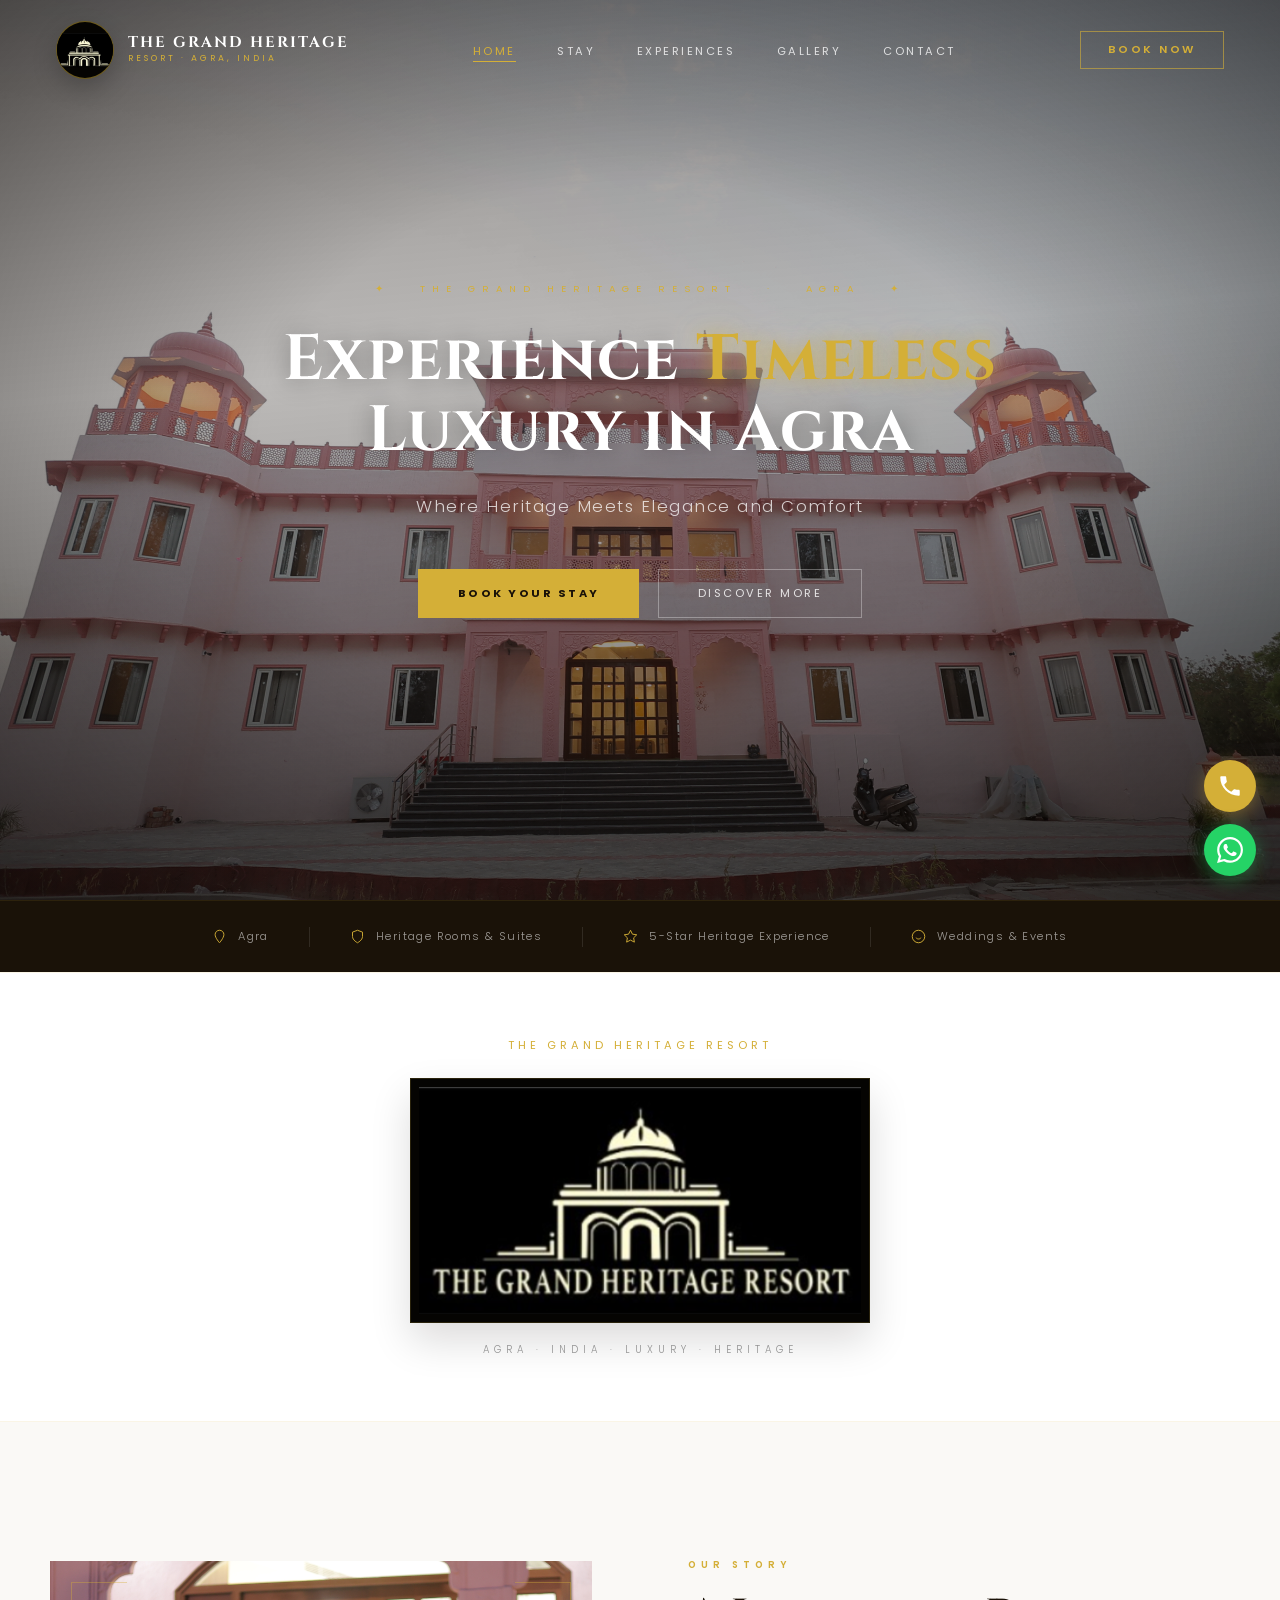
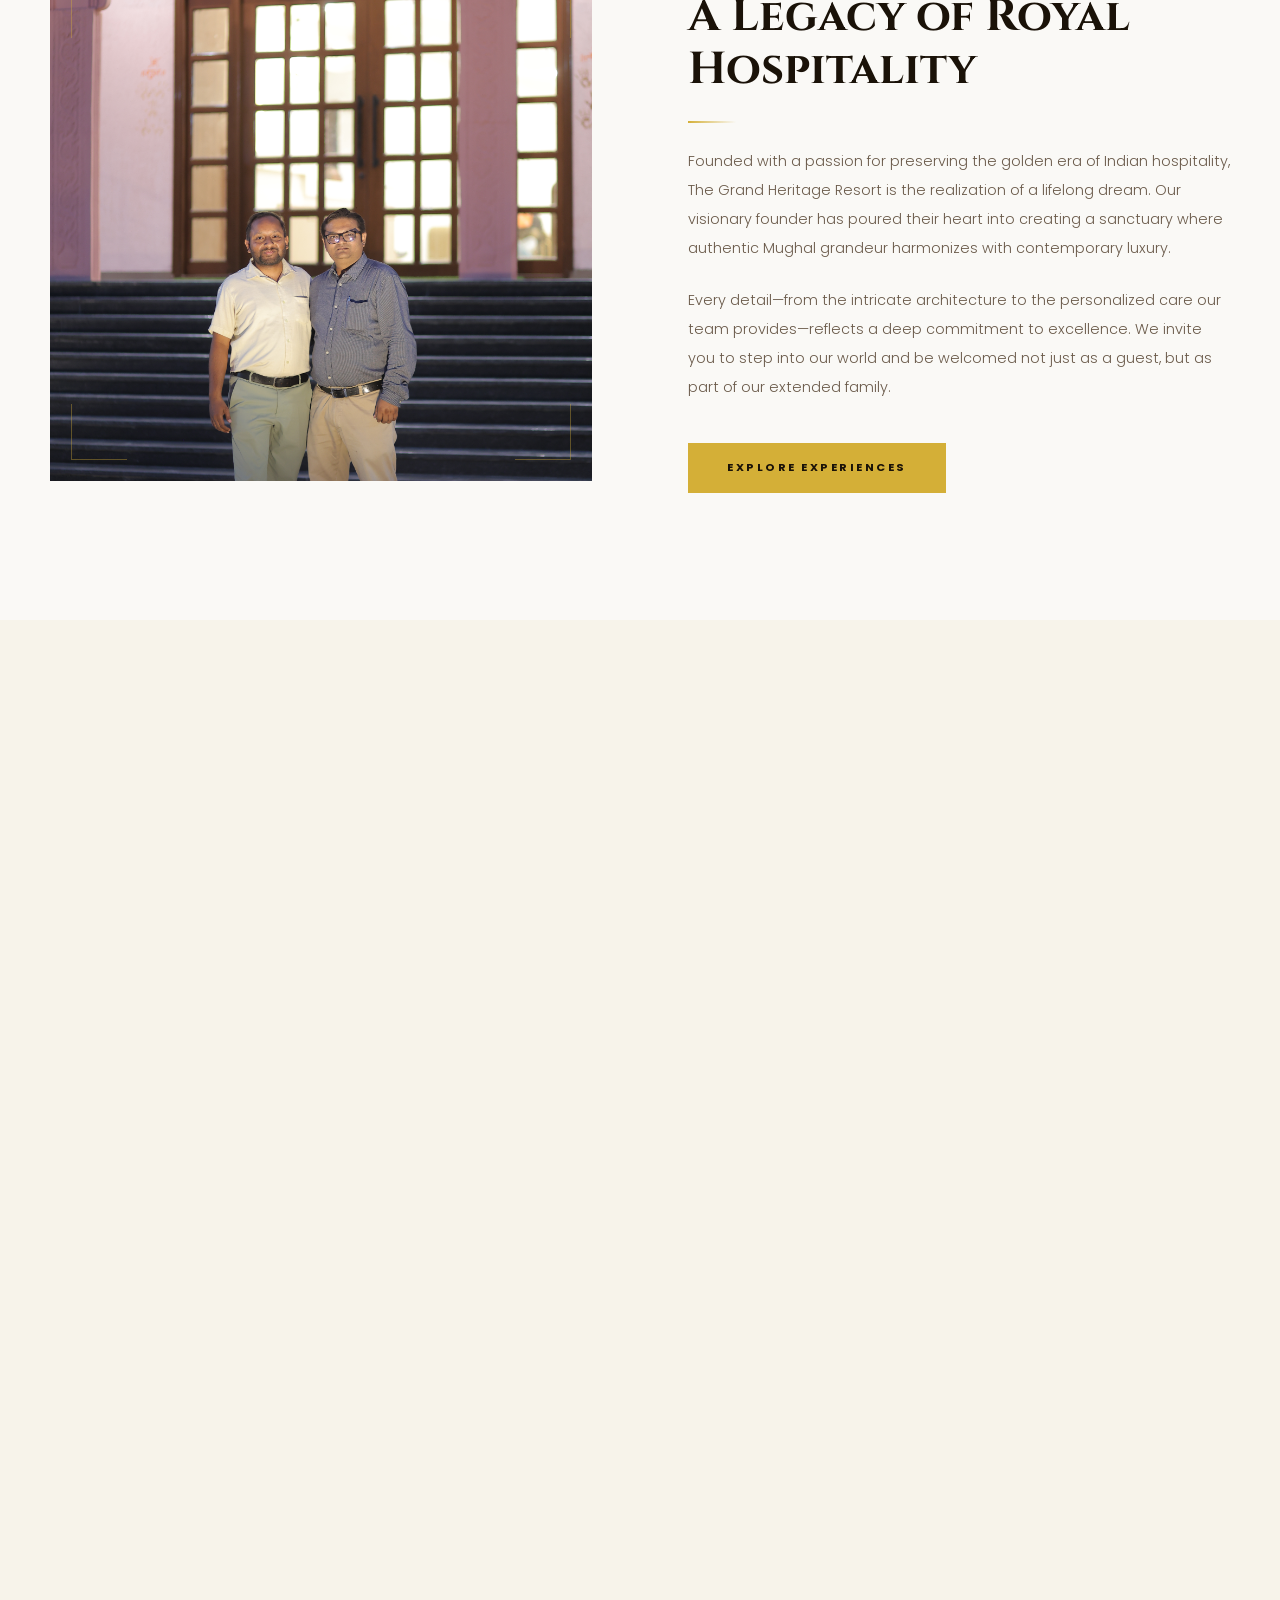
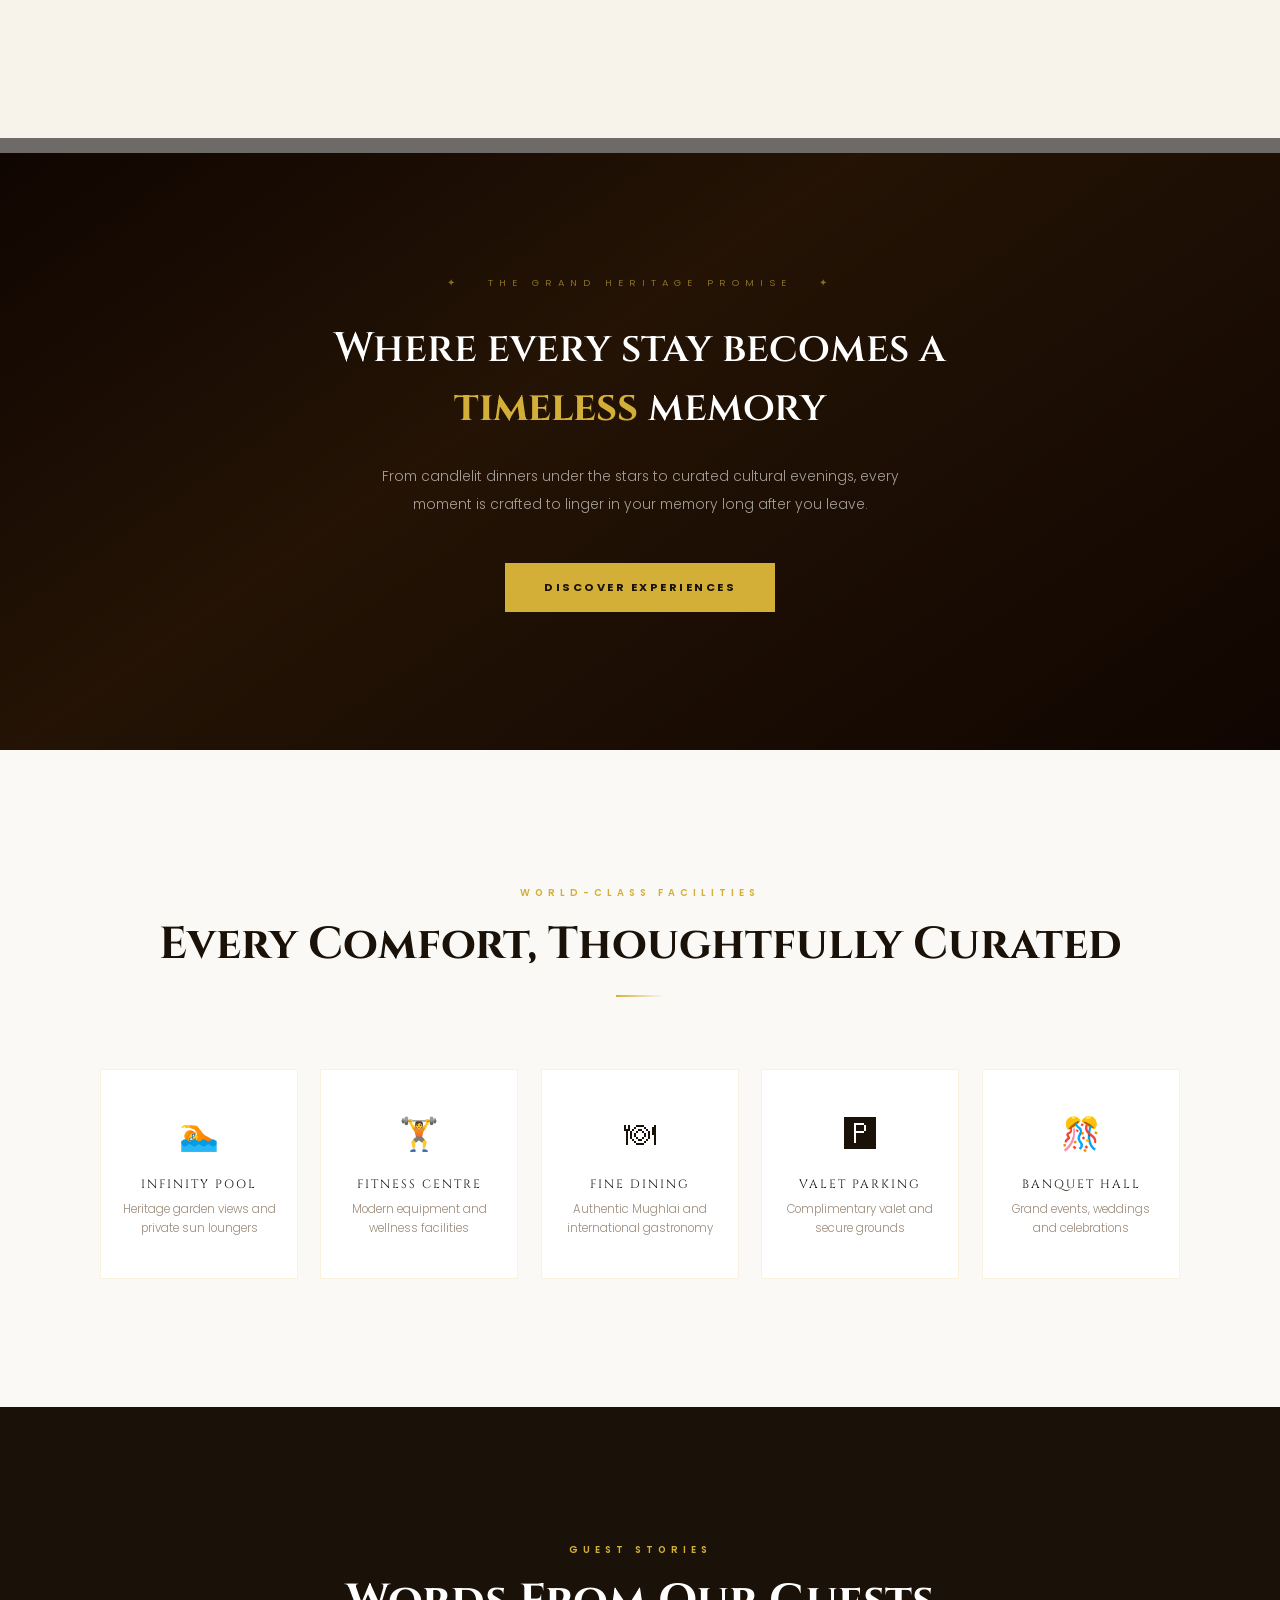
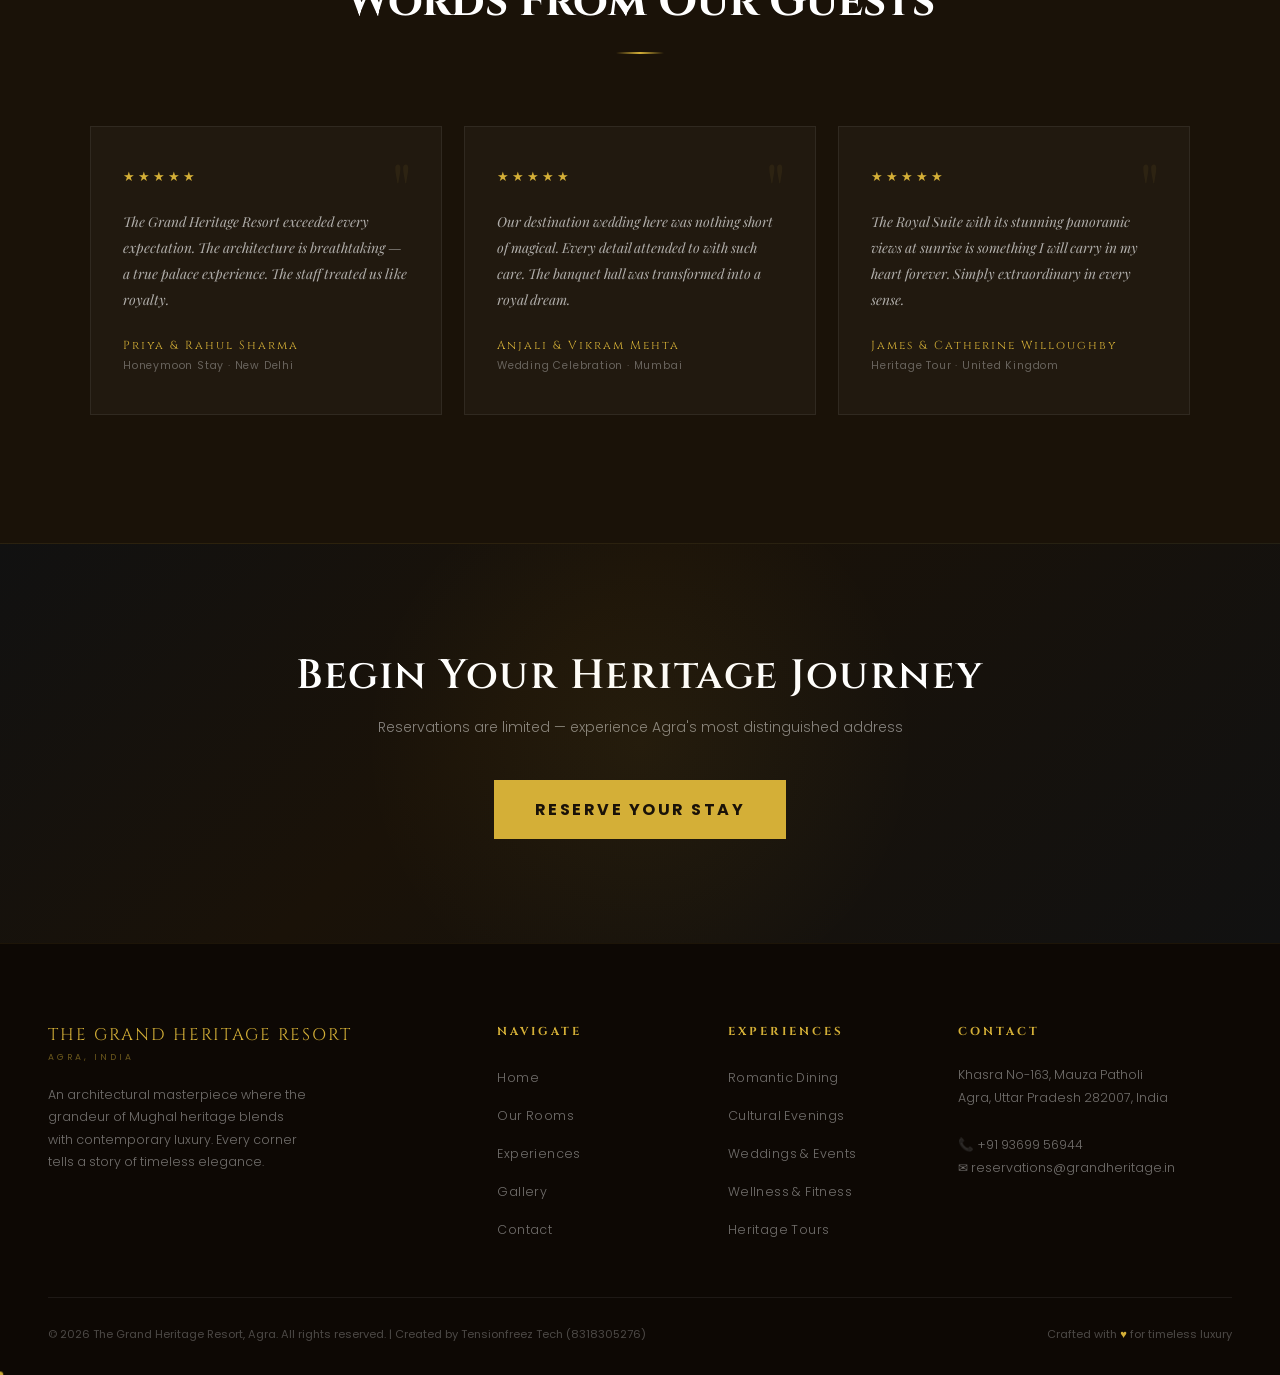
<file: index.html>
<!DOCTYPE html>
<html lang="en">

<head>
  <meta charset="UTF-8">
  <meta name="viewport" content="width=device-width,initial-scale=1.0">
  <meta name="description"
    content="The Grand Heritage Resort in Agra offers luxury stays, weddings, banquets, and event spaces with elegant heritage-inspired hospitality.">
  <link rel="icon" type="image/png" href="Images/Navlogo.png">
  <title>The Grand Heritage Resort | Luxury Resort in Agra</title>
  <link rel="preconnect" href="https://fonts.googleapis.com">
  <link rel="preconnect" href="https://fonts.gstatic.com" crossorigin>
  <link
    href="https://fonts.googleapis.com/css2?family=Cinzel:wght@400;600;700;900&family=Playfair+Display:ital,wght@0,400;0,700;1,400&family=Poppins:wght@300;400;500;600&display=swap"
    rel="stylesheet">
  <link rel="stylesheet" href="style.css">

  <meta name="keywords"
    content="resort in Agra, luxury hotel Agra, wedding venue Agra, banquet hall Agra, event space Agra">
  <link rel="canonical" href="https://thegrandheritageresort.com/">
  <meta property="og:type" content="website">
  <meta property="og:site_name" content="The Grand Heritage Resort">
  <meta property="og:title" content="The Grand Heritage Resort | Luxury Resort in Agra">
  <meta property="og:description"
    content="Luxury stays, weddings, banquets, and elegant events in Agra at The Grand Heritage Resort.">
  <meta property="og:url" content="https://thegrandheritageresort.com/">
  <meta property="og:image" content="https://thegrandheritageresort.com/Images/social/whatsapp-preview.jpg">
  <meta property="og:image:secure_url" content="https://thegrandheritageresort.com/Images/social/whatsapp-preview.jpg">
  <meta property="og:image:type" content="image/jpeg">
  <meta property="og:image:width" content="1200">
  <meta property="og:image:height" content="630">
  <meta property="og:image:alt" content="The Grand Heritage Resort logo and branded preview card">
  <meta name="twitter:card" content="summary_large_image">
  <meta name="twitter:title" content="The Grand Heritage Resort | Luxury Resort in Agra">
  <meta name="twitter:description"
    content="Luxury stays, weddings, banquets, and elegant events in Agra at The Grand Heritage Resort.">
  <meta name="twitter:image" content="https://thegrandheritageresort.com/Images/social/whatsapp-preview.jpg">

</head>

<body>
  <nav class="navbar" id="navbar">
    <div class="nav-logo">
      <div class="nav-logo-crest">
        <img src="Images/Navlogo.png" alt="The Grand Heritage Resort logo" class="nav-logo-crest-img">
      </div>
      <div>
        <div class="nav-logo-text">THE GRAND HERITAGE</div>
        <div class="nav-logo-sub">Resort · Agra, India</div>
      </div>
    </div>
    <ul class="nav-links">
      <li><a href="index.html" id="nav-home" class="active">Home</a></li>
      <li><a href="stay.html" id="nav-stay">Stay</a></li>
      <li><a href="experiences.html" id="nav-exp">Experiences</a></li>
      <li><a href="gallery.html" id="nav-gallery">Gallery</a></li>
      <li><a href="contact.html" id="nav-contact">Contact</a></li>
    </ul>
    <a href="https://the-grand-heritage-resort.roomnexa.com/"
      target="_blank" rel="noopener" class="nav-cta"><span>Book Now</span></a>
    <button class="hamburger" id="hamburger" aria-label="Open menu" aria-expanded="false">
      <span></span><span></span><span></span>
    </button>
  </nav>
  <div class="mobile-menu" id="mobileMenu" role="dialog" aria-label="Navigation">
    <button class="mobile-close" id="mobileClose" aria-label="Close menu">✕</button>
    <a href="index.html" onclick="closeMobile()">Home</a>
    <div class="mob-divider"></div>
    <a href="stay.html" onclick="closeMobile()">Stay</a>
    <div class="mob-divider"></div>
    <a href="experiences.html" onclick="closeMobile()">Experiences</a>
    <div class="mob-divider"></div>
    <a href="gallery.html" onclick="closeMobile()">Gallery</a>
    <div class="mob-divider"></div>
    <a href="contact.html" onclick="closeMobile()">Contact</a>
    <div class="mob-divider"></div>
    <a href="https://the-grand-heritage-resort.roomnexa.com/"
      target="_blank" rel="noopener" class="mob-book" onclick="closeMobile()">Book Now</a>
  </div>

  <!-- HERO — FIX: no blur, clean overlay -->
  <section class="hero">
    <!-- Background image, no filter, no blur -->
    <div class="hero-bg"
      style="background-image:url('Images/Resort%20photos/front%20cinematic%20view.JPG');background-size:cover;background-position:center 30%;">
    </div>
    <!-- Single clean overlay -->
    <div class="hero-overlay"></div>
    <!-- 3D Decor Rings & Particles -->
    <div class="decor-rings">
      <div class="ring"></div>
      <div class="ring"></div>
      <div class="ring"></div>
    </div>
    <div class="hero-particles">
      <span></span><span></span><span></span><span></span><span></span>
      <span></span><span></span><span></span><span></span><span></span>
      <span></span><span></span><span></span><span></span><span></span>
    </div>

    <!-- Vignette for depth — NO blur -->
    <div class="hero-vignette"></div>
    <!-- Hero content — NO glass blur element -->
    <div class="hero-content">
      <span class="hero-label">✦ &nbsp; The Grand Heritage Resort &nbsp; · &nbsp; Agra &nbsp; ✦</span>
      <h1 class="hero-title">Experience <em>Timeless</em> Luxury in&nbsp;Agra</h1>
      <p class="hero-sub">Where Heritage Meets Elegance and Comfort</p>
      <div class="hero-btns">
        <a href="https://the-grand-heritage-resort.roomnexa.com/"
          target="_blank" rel="noopener" class="btn-gold">
          Book Your Stay
        </a>
        <a href="stay.html" class="btn-outline">Discover More</a>
      </div>
    </div>
    </div>
  </section>

  <!-- INTRO STRIP -->
  <div class="intro-strip">
    <div class="strip-item"><svg width="15" height="15" fill="none" stroke="var(--gold)" stroke-width="1.5"
        viewBox="0 0 24 24">
        <path d="M12 2C8.13 2 5 5.13 5 9c0 5.25 7 13 7 13s7-7.75 7-13c0-3.87-3.13-7-7-7z" />
      </svg>Agra</div>
    <div class="strip-sep"></div>
    <div class="strip-item"><svg width="15" height="15" fill="none" stroke="var(--gold)" stroke-width="1.5"
        viewBox="0 0 24 24">
        <path d="M12 22s8-4 8-10V5l-8-3-8 3v7c0 6 8 10 8 10z" />
      </svg>Heritage Rooms & Suites</div>
    <div class="strip-sep"></div>
    <div class="strip-item"><svg width="15" height="15" fill="none" stroke="var(--gold)" stroke-width="1.5"
        viewBox="0 0 24 24">
        <path d="M12 2l3.09 6.26L22 9.27l-5 4.87 1.18 6.88L12 17.77l-6.18 3.25L7 14.14 2 9.27l6.91-1.01L12 2z" />
      </svg>5-Star Heritage Experience</div>
    <div class="strip-sep"></div>
    <div class="strip-item"><svg width="15" height="15" fill="none" stroke="var(--gold)" stroke-width="1.5"
        viewBox="0 0 24 24">
        <circle cx="12" cy="12" r="10" />
        <path d="M8 14s1.5 2 4 2 4-2 4-2M9 9h.01M15 9h.01" />
      </svg>Weddings & Events</div>
  </div>

  <!-- LOGO SECTION (replaces 25+ years badge) -->
  <section class="logo-section sr">
    <div class="logo-ornament">
      <span>THE GRAND HERITAGE RESORT</span>
    </div>
    <div class="logo-frame">
      <img src="Images/Logo/Logo.png" alt="The Grand Heritage Resort Logo" class="logo-img" loading="lazy">
    </div>
    <p class="logo-tagline">Agra · India · Luxury · Heritage</p>
  </section>

  <!-- HERITAGE / ABOUT -->
  <section class="heritage-section">
    <div class="heritage-inner">
      <div class="sr sr-left">
        <div class="heritage-img-bg"
          style="background-image:url('Images/Resort%20photos/resort%20owner.JPG');background-size:cover;background-position:center;">
          <div class="heritage-corner tl"></div>
          <div class="heritage-corner tr"></div>
          <div class="heritage-corner bl"></div>
          <div class="heritage-corner br"></div>
        </div>
      </div>
      <div class="sr sr-right">
        <span class="section-label">Our Story</span>
        <h2 class="section-title">A Legacy of Royal<br>Hospitality</h2>
        <div class="section-divider left"></div>
        <div class="heritage-text">
          <p>Founded with a passion for preserving the golden era of Indian hospitality, The Grand Heritage Resort is
            the realization of a lifelong dream. Our visionary founder has poured their heart into creating a sanctuary
            where authentic Mughal grandeur harmonizes with contemporary luxury.</p>
          <p>Every detail—from the intricate architecture to the personalized care our team provides—reflects a deep
            commitment to excellence. We invite you to step into our world and be welcomed not just as a guest, but as
            part of our extended family.</p>
          <a href="experiences.html" class="btn-gold" style="margin-top:1.1rem;display:inline-flex;">Explore
            Experiences</a>
        </div>
      </div>
    </div>
  </section>

  <!-- ROOMS PREVIEW -->
  <section class="rooms-section">
    <div class="rooms-header sr">
      <span class="section-label">Accommodations</span>
      <h2 class="section-title">Curated Sanctuaries<br>of Repose</h2>
      <div class="section-divider center"></div>
      <p>Each room is thoughtfully appointed with heritage accents, premium linens, and vistas that stir the soul.</p>
    </div>
    <div class="rooms-grid">

      <div class="room-card" data-tilt>
        <div class="card-shine"></div>
        <div class="room-card-img">
          <div class="room-card-placeholder"
            style="background-image:url('Images/Resort%20photos/bedroom%20front%20angle.JPG');background-size:cover;background-position:center;">
          </div>
        </div>
        <div class="room-overlay"></div>
        <div class="room-info">
          <div class="room-name">Deluxe Room</div>
          <div class="room-desc">Refined comfort with heritage-inspired décor and premium linens.</div>
          <div class="room-amen"><span>🛏 King Bed</span><span>📶 Wi-Fi</span><span>❄ AC</span></div>
          <a href="https://the-grand-heritage-resort.roomnexa.com/"
            target="_blank" rel="noopener" class="room-btn">Book Now →</a>
        </div>
      </div>
      <div class="room-card" data-tilt>
        <div class="card-shine"></div>
        <div class="room-card-img">
          <div class="room-card-placeholder"
            style="background-image:url('Images/Resort%20photos/bedroom%20side%20angle.JPG');background-size:cover;background-position:center;">
          </div>
        </div>
        <div class="room-overlay"></div>
        <div class="room-info">
          <div class="room-name">Heritage Room</div>
          <div class="room-desc">Hand-crafted furniture, antique accents, and modern luxuries.</div>
          <div class="room-amen"><span>🛏 King Bed</span><span>🌿 Garden View</span><span>🏺 Heritage Décor</span></div>
          <a href="https://the-grand-heritage-resort.roomnexa.com/"
            target="_blank" rel="noopener" class="room-btn">Book Now →</a>
        </div>
      </div>
      <div class="room-card" data-tilt>
        <div class="card-shine"></div>
        <div class="room-card-img">
          <div class="room-card-placeholder"
            style="background-image:url('Images/Resort%20photos/interior%20main%20door%20entry.JPG');background-size:cover;background-position:center;">
          </div>
        </div>
        <div class="room-overlay"></div>
        <div class="room-info">
          <div class="room-name">Royal Suite</div>
          <div class="room-desc">Panoramic views, butler service, and unparalleled grandeur.</div>
          <div class="room-amen"><span>👑 Royal Décor</span><span>🍾 Butler</span><span>🌅 Taj View</span></div>
          <a href="https://the-grand-heritage-resort.roomnexa.com/"
            target="_blank" rel="noopener" class="room-btn">Book Now →</a>
        </div>
      </div>
    </div>
    <div style="text-align:center;margin-top:3.5rem;" class="sr"><a href="stay.html" class="btn-gold">View All Rooms</a>
    </div>
  </section>

  <!-- EXPERIENCE STRIP -->
  <section class="exp-section">
    <div class="exp-bg"></div>
    <div class="exp-overlay"></div>
    <div class="exp-content sr">
      <span class="exp-ornament">✦ &nbsp; The Grand Heritage Promise &nbsp; ✦</span>
      <p class="exp-quote" style="font-family:'Cinzel', serif; font-style:normal; font-weight:600;">Where every stay
        becomes a <strong style="font-style:normal; font-weight:700;">timeless</strong> memory</p>
      <p class="exp-para">From candlelit dinners under the stars to curated cultural evenings, every moment is crafted
        to linger in your memory long after you leave.</p>
      <a href="experiences.html" class="btn-gold">Discover Experiences</a>
    </div>
  </section>

  <!-- AMENITIES -->
  <section class="amen-section">
    <div class="amen-header sr">
      <span class="section-label">World-Class Facilities</span>
      <h2 class="section-title">Every Comfort, Thoughtfully Curated</h2>
      <div class="section-divider center"></div>
    </div>
    <div class="amen-grid">
      <div class="amen-card sr" data-tilt>
        <div class="amen-icon">🏊</div>
        <div class="amen-name">Infinity Pool</div>
        <div class="amen-desc">Heritage garden views and private sun loungers</div>
      </div>
      <div class="amen-card sr sr-d1" data-tilt>
        <div class="amen-icon">🏋</div>
        <div class="amen-name">Fitness Centre</div>
        <div class="amen-desc">Modern equipment and wellness facilities</div>
      </div>
      <div class="amen-card sr sr-d2" data-tilt>
        <div class="amen-icon">🍽</div>
        <div class="amen-name">Fine Dining</div>
        <div class="amen-desc">Authentic Mughlai and international gastronomy</div>
      </div>
      <div class="amen-card sr sr-d3" data-tilt>
        <div class="amen-icon">🅿</div>
        <div class="amen-name">Valet Parking</div>
        <div class="amen-desc">Complimentary valet and secure grounds</div>
      </div>
      <div class="amen-card sr sr-d4" data-tilt>
        <div class="amen-icon">🎊</div>
        <div class="amen-name">Banquet Hall</div>
        <div class="amen-desc">Grand events, weddings and celebrations</div>
      </div>
    </div>
  </section>

  <!-- TESTIMONIALS -->
  <section class="testi-section">
    <div class="testi-header sr">
      <span class="section-label">Guest Stories</span>
      <h2 class="section-title light">Words From Our Guests</h2>
      <div class="section-divider center"
        style="background:linear-gradient(to right,transparent,var(--gold),transparent);margin:1.5rem auto;"></div>
    </div>
    <div class="testi-grid">
      <div class="testi-card sr" data-tilt>
        <div class="testi-stars">★★★★★</div>
        <div class="testi-text">The Grand Heritage Resort exceeded every expectation. The architecture is breathtaking —
          a true palace experience. The staff treated us like royalty.</div>
        <div class="testi-author">Priya & Rahul Sharma</div>
        <div class="testi-loc">Honeymoon Stay · New Delhi</div>
      </div>
      <div class="testi-card sr sr-d1" data-tilt>
        <div class="testi-stars">★★★★★</div>
        <div class="testi-text">Our destination wedding here was nothing short of magical. Every detail attended to with
          such care. The banquet hall was transformed into a royal dream.</div>
        <div class="testi-author">Anjali & Vikram Mehta</div>
        <div class="testi-loc">Wedding Celebration · Mumbai</div>
      </div>
      <div class="testi-card sr sr-d2" data-tilt>
        <div class="testi-stars">★★★★★</div>
        <div class="testi-text">The Royal Suite with its stunning panoramic views at sunrise is something I will carry in my heart
          forever. Simply extraordinary in every sense.</div>
        <div class="testi-author">James & Catherine Willoughby</div>
        <div class="testi-loc">Heritage Tour · United Kingdom</div>
      </div>
    </div>
  </section>

  <!-- CTA BANNER -->
  <section class="cta-banner sr">
    <h2>Begin Your Heritage Journey</h2>
    <p>Reservations are limited — experience Agra's most distinguished address</p>
    <a href="https://the-grand-heritage-resort.roomnexa.com/"
      target="_blank" rel="noopener" class="btn-gold" style="font-size:1rem;padding:1rem 2.5rem;">
      Reserve Your Stay
    </a>
  </section>

  <div class="float-cta-group">
    <a href="tel:+919369956944" class="float-call" aria-label="Call Us">
      <svg viewBox="0 0 24 24"><path d="M6.62 10.79c1.44 2.83 3.76 5.14 6.59 6.59l2.2-2.2c.27-.27.67-.36 1.02-.24 1.12.37 2.33.57 3.57.57.55 0 1 .45 1 1V20c0 .55-.45 1-1 1-9.39 0-17-7.61-17-17 0-.55.45-1 1-1h3.5c.55 0 1 .45 1 1 0 1.25.2 2.45.57 3.57.11.35.03.74-.25 1.02l-2.2 2.2z"/></svg>
    </a>
    <a href="https://wa.me/919369956944?text=Hello%20I%20want%20to%20book%20a%20room%20at%20The%20Grand%20Heritage%20Resort"
      target="_blank" rel="noopener" class="float-wa" aria-label="WhatsApp Booking"><svg viewBox="0 0 24 24">
        <path
          d="M17.472 14.382c-.297-.149-1.758-.867-2.03-.967-.273-.099-.471-.148-.67.15-.197.297-.767.966-.94 1.164-.173.199-.347.223-.644.075-.297-.15-1.255-.463-2.39-1.475-.883-.788-1.48-1.761-1.653-2.059-.173-.297-.018-.458.13-.606.134-.133.298-.347.446-.52.149-.174.198-.298.298-.497.099-.198.05-.371-.025-.52-.075-.149-.669-1.612-.916-2.207-.242-.579-.487-.5-.669-.51-.173-.008-.371-.01-.57-.01-.198 0-.52.074-.792.372-.272.297-1.04 1.016-1.04 2.479 0 1.462 1.065 2.875 1.213 3.074.149.198 2.096 3.2 5.077 4.487.709.306 1.262.489 1.694.625.712.227 1.36.195 1.871.118.571-.085 1.758-.719 2.006-1.413.248-.694.248-1.289.173-1.413-.074-.124-.272-.198-.57-.347m-5.421 7.403h-.004a9.87 9.87 0 01-5.031-1.378l-.361-.214-3.741.982.998-3.648-.235-.374a9.86 9.86 0 01-1.51-5.26c.001-5.45 4.436-9.884 9.888-9.884 2.64 0 5.122 1.03 6.988 2.898a9.825 9.825 0 012.893 6.994c-.003 5.45-4.437 9.884-9.885 9.884m8.413-18.297A11.815 11.815 0 0012.05 0C5.495 0 .16 5.335.157 11.892c0 2.096.547 4.142 1.588 5.945L.057 24l6.305-1.654a11.882 11.882 0 005.683 1.448h.005c6.554 0 11.89-5.335 11.893-11.893a11.821 11.821 0 00-3.48-8.413z" />
      </svg></a>
  </div>
  <footer>
    <div class="footer-grid">
      <div class="footer-brand footer-col">
        <div style="font-family:'Cinzel',serif;font-size:1.05rem;color:var(--gold);letter-spacing:2px;">THE GRAND
          HERITAGE RESORT</div>
        <div
          style="font-size:.55rem;letter-spacing:3px;color:rgba(212,175,55,.48);margin-top:.35rem;text-transform:uppercase;">
          Agra, India</div>
        <p>An architectural masterpiece where the grandeur of Mughal heritage blends with contemporary luxury. Every
          corner tells a story of timeless elegance.</p>
      </div>
      <div class="footer-col">
        <h4>Navigate</h4>
        <ul>
          <li><a href="index.html">Home</a></li>
          <li><a href="stay.html">Our Rooms</a></li>
          <li><a href="experiences.html">Experiences</a></li>
          <li><a href="gallery.html">Gallery</a></li>
          <li><a href="contact.html">Contact</a></li>
        </ul>
      </div>
      <div class="footer-col">
        <h4>Experiences</h4>
        <ul>
          <li><a href="experiences.html">Romantic Dining</a></li>
          <li><a href="experiences.html">Cultural Evenings</a></li>
          <li><a href="experiences.html">Weddings & Events</a></li>
          <li><a href="experiences.html">Wellness &amp; Fitness</a></li>
          <li><a href="experiences.html">Heritage Tours</a></li>
        </ul>
      </div>
      <div class="footer-col">
        <h4>Contact</h4>
        <p>Khasra No-163, Mauza Patholi<br>Agra, Uttar Pradesh 282007, India</p><br>
        <p>📞 <a href="tel:+919369956944" style="color:inherit;">+91 93699 56944</a></p>
        <p>✉ reservations@grandheritage.in</p>
      </div>
    </div>
    <div class="footer-bottom">
      <span>© 2026 The Grand Heritage Resort, Agra. All rights reserved. | Created by Tensionfreez Tech (8318305276)</span>
      <span>Crafted with <span class="footer-gold">♥</span> for timeless luxury</span>
    </div>
  </footer>
  <script src="script.js" defer></script>
  <script>
    (function () { var el = document.getElementById('nav-home'); if (el) el.classList.add('active'); })();
  </script>
</body>

</html>
</file>
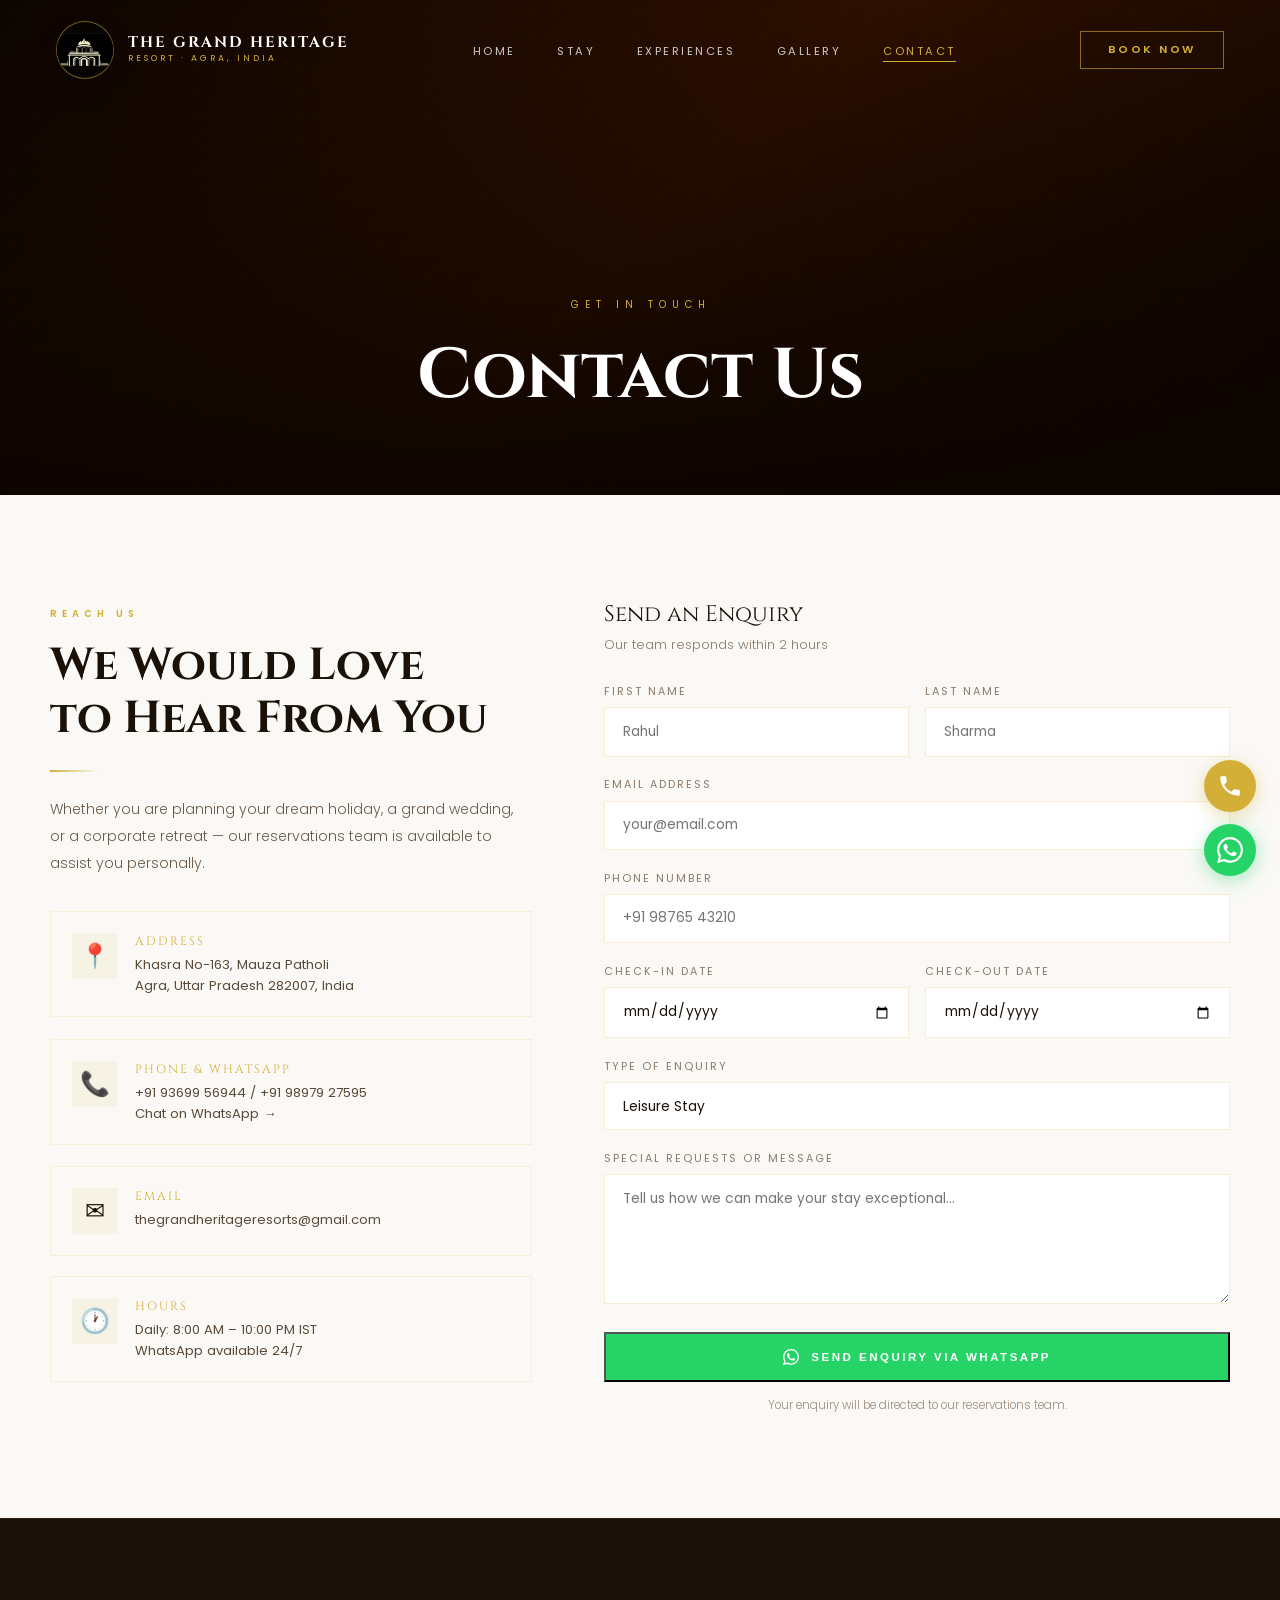
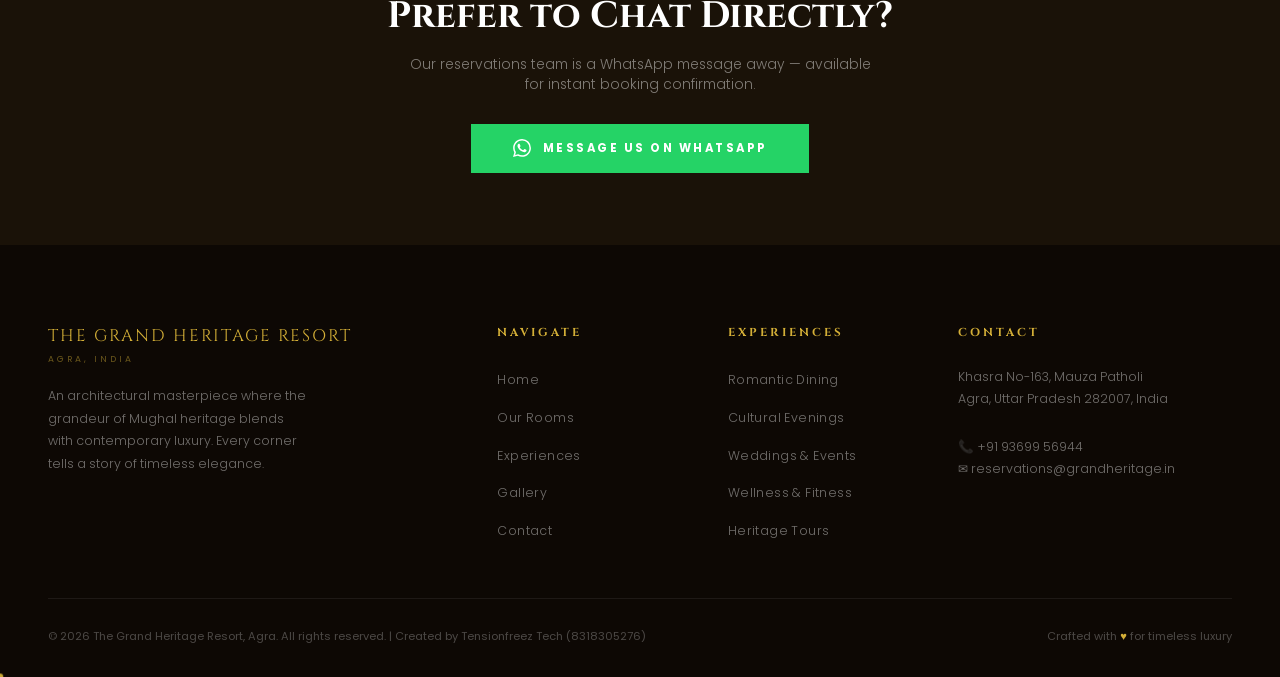
<file: contact.html>
<!DOCTYPE html>
<html lang="en">

<head>
  <meta charset="UTF-8">
  <meta name="viewport" content="width=device-width,initial-scale=1.0">
  <meta name="description" content="The Grand Heritage Resort, Agra — Luxury Heritage Hotel">
  <link rel="icon" type="image/png" href="Images/Navlogo.png">
  <title>Contact — The Grand Heritage Resort Agra</title>
  <link rel="preconnect" href="https://fonts.googleapis.com">
  <link rel="preconnect" href="https://fonts.gstatic.com" crossorigin>
  <link
    href="https://fonts.googleapis.com/css2?family=Cinzel:wght@400;600;700;900&family=Playfair+Display:ital,wght@0,400;0,700;1,400&family=Poppins:wght@300;400;500;600&display=swap"
    rel="stylesheet">
  <link rel="stylesheet" href="style.css">
</head>

<body>
  <nav class="navbar" id="navbar">
    <div class="nav-logo">
      <div class="nav-logo-crest">
        <img src="Images/Navlogo.png" alt="The Grand Heritage Resort logo" class="nav-logo-crest-img">
      </div>
      <div>
        <div class="nav-logo-text">THE GRAND HERITAGE</div>
        <div class="nav-logo-sub">Resort · Agra, India</div>
      </div>
    </div>
    <ul class="nav-links">
      <li><a href="index.html" id="nav-home">Home</a></li>
      <li><a href="stay.html" id="nav-stay">Stay</a></li>
      <li><a href="experiences.html" id="nav-exp">Experiences</a></li>
      <li><a href="gallery.html" id="nav-gallery">Gallery</a></li>
      <li><a href="contact.html" id="nav-contact" class="active">Contact</a></li>
    </ul>
    <a href="https://the-grand-heritage-resort.roomnexa.com/"
      target="_blank" rel="noopener" class="nav-cta"><span>Book Now</span></a>
    <button class="hamburger" id="hamburger" aria-label="Open menu" aria-expanded="false">
      <span></span><span></span><span></span>
    </button>
  </nav>
  <div class="mobile-menu" id="mobileMenu" role="dialog" aria-label="Navigation">
    <button class="mobile-close" id="mobileClose" aria-label="Close menu">✕</button>
    <a href="index.html" onclick="closeMobile()">Home</a>
    <div class="mob-divider"></div>
    <a href="stay.html" onclick="closeMobile()">Stay</a>
    <div class="mob-divider"></div>
    <a href="experiences.html" onclick="closeMobile()">Experiences</a>
    <div class="mob-divider"></div>
    <a href="gallery.html" onclick="closeMobile()">Gallery</a>
    <div class="mob-divider"></div>
    <a href="contact.html" onclick="closeMobile()">Contact</a>
    <div class="mob-divider"></div>
    <a href="https://the-grand-heritage-resort.roomnexa.com/"
      target="_blank" rel="noopener" class="mob-book" onclick="closeMobile()">Book Now</a>
  </div>

  <section class="page-hero">
    <div class="page-hero-bg" style="background:linear-gradient(135deg,#0D0500,#3D1500,#0D0500);"></div>
    <div class="page-hero-pattern"></div>
    <div class="page-hero-overlay"></div>
    <div class="page-hero-content sr">
      <span class="hero-lbl">Get in Touch</span>
      <h1>Contact Us</h1>
    </div>
  </section>

  <section class="contact-section">
    <div class="contact-inner">
      <div class="sr sr-left">
        <span class="section-label">Reach Us</span>
        <h2 class="section-title" style="margin-bottom:1.3rem;">We Would Love<br>to Hear From You</h2>
        <div class="section-divider left"></div>
        <p style="color:#6A5A4A;line-height:1.9;font-size:.88rem;margin-bottom:2.2rem;font-weight:300;">Whether you are
          planning your dream holiday, a grand wedding, or a corporate retreat — our reservations team is available to
          assist you personally.</p>
        <div class="info-cards">
          <div class="info-card" data-tilt>
            <div class="info-icon">📍</div>
            <div>
              <div class="info-title">Address</div>
              <div class="info-value">Khasra No-163, Mauza Patholi<br>Agra, Uttar Pradesh 282007, India</div>
            </div>
          </div>
          <div class="info-card" data-tilt>
            <div class="info-icon">📞</div>
            <div>
              <div class="info-title">Phone & WhatsApp</div>
              <div class="info-value"><a href="tel:+919369956944">+91 93699 56944</a> / <a href="tel:+919897927595">+91 98979 27595</a><br><a
                  href="https://wa.me/919369956944?text=Hello%20I%20want%20to%20book%20a%20room%20at%20The%20Grand%20Heritage%20Resort"
                  target="_blank" rel="noopener">Chat on WhatsApp →</a></div>
            </div>
          </div>
          <div class="info-card" data-tilt>
            <div class="info-icon">✉</div>
            <div>
              <div class="info-title">Email</div>
              <div class="info-value"><a
                  href="mailto:reservations@grandheritage.in">thegrandheritageresorts@gmail.com</a>
              </div>
            </div>
          </div>
          <div class="info-card" data-tilt>
            <div class="info-icon">🕐</div>
            <div>
              <div class="info-title">Hours</div>
              <div class="info-value">Daily: 8:00 AM – 10:00 PM IST<br>WhatsApp available 24/7</div>
            </div>
          </div>
        </div>
      </div>
      <div class="sr sr-right">
        <div class="contact-form-title">Send an Enquiry</div>
        <div class="contact-form-sub">Our team responds within 2 hours</div>
        <div id="contactForm">
          <div class="form-row">
            <div class="form-group"><label>First Name</label><input type="text" id="fname" placeholder="Rahul"></div>
            <div class="form-group"><label>Last Name</label><input type="text" id="lname" placeholder="Sharma"></div>
          </div>
          <div class="form-group"><label>Email Address</label><input type="email" id="email"
              placeholder="your@email.com"></div>
          <div class="form-group"><label>Phone Number</label><input type="tel" id="phone" placeholder="+91 98765 43210">
          </div>
          <div class="form-row">
            <div class="form-group"><label>Check-in Date</label><input type="date" id="checkin"></div>
            <div class="form-group"><label>Check-out Date</label><input type="date" id="checkout"></div>
          </div>
          <div class="form-group"><label>Type of Enquiry</label>
            <select id="enquiryType">
              <option>Leisure Stay</option>
              <option>Honeymoon / Romantic</option>
              <option>Wedding & Events</option>
              <option>Corporate</option>
              <option>Heritage Tour Package</option>
            </select>
          </div>
          <div class="form-group"><label>Special Requests or Message</label><textarea id="message"
              placeholder="Tell us how we can make your stay exceptional..."></textarea></div>
          <a id="waSubmitBtn"
            href="https://wa.me/919369956944?text=Hello%20I%20want%20to%20book%20a%20room%20at%20The%20Grand%20Heritage%20Resort"
            target="_blank" rel="noopener" style="display:block;">
            <button class="btn-wa" style="width:100%;justify-content:center;">
              <svg width="16" height="16" viewBox="0 0 24 24" fill="currentColor">
                <path
                  d="M17.472 14.382c-.297-.149-1.758-.867-2.03-.967-.273-.099-.471-.148-.67.15-.197.297-.767.966-.94 1.164-.173.199-.347.223-.644.075-.297-.15-1.255-.463-2.39-1.475-.883-.788-1.48-1.761-1.653-2.059-.173-.297-.018-.458.13-.606.134-.133.298-.347.446-.52.149-.174.198-.298.298-.497.099-.198.05-.371-.025-.52-.075-.149-.669-1.612-.916-2.207-.242-.579-.487-.5-.669-.51-.173-.008-.371-.01-.57-.01-.198 0-.52.074-.792.372-.272.297-1.04 1.016-1.04 2.479 0 1.462 1.065 2.875 1.213 3.074.149.198 2.096 3.2 5.077 4.487.709.306 1.262.489 1.694.625.712.227 1.36.195 1.871.118.571-.085 1.758-.719 2.006-1.413.248-.694.248-1.289.173-1.413-.074-.124-.272-.198-.57-.347m-5.421 7.403h-.004a9.87 9.87 0 01-5.031-1.378l-.361-.214-3.741.982.998-3.648-.235-.374a9.86 9.86 0 01-1.51-5.26c.001-5.45 4.436-9.884 9.888-9.884 2.64 0 5.122 1.03 6.988 2.898a9.825 9.825 0 012.893 6.994c-.003 5.45-4.437 9.884-9.885 9.884m8.413-18.297A11.815 11.815 0 0012.05 0C5.495 0 .16 5.335.157 11.892c0 2.096.547 4.142 1.588 5.945L.057 24l6.305-1.654a11.882 11.882 0 005.683 1.448h.005c6.554 0 11.89-5.335 11.893-11.893a11.821 11.821 0 00-3.48-8.413z" />
              </svg>
              Send Enquiry via WhatsApp
            </button>
          </a>
          <p style="font-size:.72rem;color:#9A8A7A;margin-top:.9rem;text-align:center;font-weight:300;">Your enquiry
            will be directed to our reservations team.</p>
        </div>
      </div>
    </div>
  </section>

  <section class="wa-cta sr">
    <h2>Prefer to Chat Directly?</h2>
    <p>Our reservations team is a WhatsApp message away — available for instant booking confirmation.</p>
    <a href="https://wa.me/919369956944?text=Hello%20I%20want%20to%20book%20a%20room%20at%20The%20Grand%20Heritage%20Resort"
      target="_blank" rel="noopener" class="btn-wa">
      <svg width="18" height="18" viewBox="0 0 24 24" fill="currentColor">
        <path
          d="M17.472 14.382c-.297-.149-1.758-.867-2.03-.967-.273-.099-.471-.148-.67.15-.197.297-.767.966-.94 1.164-.173.199-.347.223-.644.075-.297-.15-1.255-.463-2.39-1.475-.883-.788-1.48-1.761-1.653-2.059-.173-.297-.018-.458.13-.606.134-.133.298-.347.446-.52.149-.174.198-.298.298-.497.099-.198.05-.371-.025-.52-.075-.149-.669-1.612-.916-2.207-.242-.579-.487-.5-.669-.51-.173-.008-.371-.01-.57-.01-.198 0-.52.074-.792.372-.272.297-1.04 1.016-1.04 2.479 0 1.462 1.065 2.875 1.213 3.074.149.198 2.096 3.2 5.077 4.487.709.306 1.262.489 1.694.625.712.227 1.36.195 1.871.118.571-.085 1.758-.719 2.006-1.413.248-.694.248-1.289.173-1.413-.074-.124-.272-.198-.57-.347m-5.421 7.403h-.004a9.87 9.87 0 01-5.031-1.378l-.361-.214-3.741.982.998-3.648-.235-.374a9.86 9.86 0 01-1.51-5.26c.001-5.45 4.436-9.884 9.888-9.884 2.64 0 5.122 1.03 6.988 2.898a9.825 9.825 0 012.893 6.994c-.003 5.45-4.437 9.884-9.885 9.884m8.413-18.297A11.815 11.815 0 0012.05 0C5.495 0 .16 5.335.157 11.892c0 2.096.547 4.142 1.588 5.945L.057 24l6.305-1.654a11.882 11.882 0 005.683 1.448h.005c6.554 0 11.89-5.335 11.893-11.893a11.821 11.821 0 00-3.48-8.413z" />
      </svg>
      Message Us on WhatsApp
    </a>
  </section>

  <div class="float-cta-group">
    <a href="tel:+919369956944" class="float-call" aria-label="Call Us">
      <svg viewBox="0 0 24 24"><path d="M6.62 10.79c1.44 2.83 3.76 5.14 6.59 6.59l2.2-2.2c.27-.27.67-.36 1.02-.24 1.12.37 2.33.57 3.57.57.55 0 1 .45 1 1V20c0 .55-.45 1-1 1-9.39 0-17-7.61-17-17 0-.55.45-1 1-1h3.5c.55 0 1 .45 1 1 0 1.25.2 2.45.57 3.57.11.35.03.74-.25 1.02l-2.2 2.2z"/></svg>
    </a>
    <a href="https://wa.me/919369956944?text=Hello%20I%20want%20to%20book%20a%20room%20at%20The%20Grand%20Heritage%20Resort"
      target="_blank" rel="noopener" class="float-wa" aria-label="WhatsApp Booking"><svg viewBox="0 0 24 24">
        <path
          d="M17.472 14.382c-.297-.149-1.758-.867-2.03-.967-.273-.099-.471-.148-.67.15-.197.297-.767.966-.94 1.164-.173.199-.347.223-.644.075-.297-.15-1.255-.463-2.39-1.475-.883-.788-1.48-1.761-1.653-2.059-.173-.297-.018-.458.13-.606.134-.133.298-.347.446-.52.149-.174.198-.298.298-.497.099-.198.05-.371-.025-.52-.075-.149-.669-1.612-.916-2.207-.242-.579-.487-.5-.669-.51-.173-.008-.371-.01-.57-.01-.198 0-.52.074-.792.372-.272.297-1.04 1.016-1.04 2.479 0 1.462 1.065 2.875 1.213 3.074.149.198 2.096 3.2 5.077 4.487.709.306 1.262.489 1.694.625.712.227 1.36.195 1.871.118.571-.085 1.758-.719 2.006-1.413.248-.694.248-1.289.173-1.413-.074-.124-.272-.198-.57-.347m-5.421 7.403h-.004a9.87 9.87 0 01-5.031-1.378l-.361-.214-3.741.982.998-3.648-.235-.374a9.86 9.86 0 01-1.51-5.26c.001-5.45 4.436-9.884 9.888-9.884 2.64 0 5.122 1.03 6.988 2.898a9.825 9.825 0 012.893 6.994c-.003 5.45-4.437 9.884-9.885 9.884m8.413-18.297A11.815 11.815 0 0012.05 0C5.495 0 .16 5.335.157 11.892c0 2.096.547 4.142 1.588 5.945L.057 24l6.305-1.654a11.882 11.882 0 005.683 1.448h.005c6.554 0 11.89-5.335 11.893-11.893a11.821 11.821 0 00-3.48-8.413z" />
      </svg></a>
  </div>
  <footer>
    <div class="footer-grid">
      <div class="footer-brand footer-col">
        <div style="font-family:'Cinzel',serif;font-size:1.05rem;color:var(--gold);letter-spacing:2px;">THE GRAND
          HERITAGE RESORT</div>
        <div
          style="font-size:.55rem;letter-spacing:3px;color:rgba(212,175,55,.48);margin-top:.35rem;text-transform:uppercase;">
          Agra, India</div>
        <p>An architectural masterpiece where the grandeur of Mughal heritage blends with contemporary luxury. Every
          corner tells a story of timeless elegance.</p>
      </div>
      <div class="footer-col">
        <h4>Navigate</h4>
        <ul>
          <li><a href="index.html">Home</a></li>
          <li><a href="stay.html">Our Rooms</a></li>
          <li><a href="experiences.html">Experiences</a></li>
          <li><a href="gallery.html">Gallery</a></li>
          <li><a href="contact.html">Contact</a></li>
        </ul>
      </div>
      <div class="footer-col">
        <h4>Experiences</h4>
        <ul>
          <li><a href="experiences.html">Romantic Dining</a></li>
          <li><a href="experiences.html">Cultural Evenings</a></li>
          <li><a href="experiences.html">Weddings & Events</a></li>
          <li><a href="experiences.html">Wellness &amp; Fitness</a></li>
          <li><a href="experiences.html">Heritage Tours</a></li>
        </ul>
      </div>
      <div class="footer-col">
        <h4>Contact</h4>
        <p>Khasra No-163, Mauza Patholi<br>Agra, Uttar Pradesh 282007, India</p><br>
        <p>📞 <a href="tel:+919369956944" style="color:inherit;">+91 93699 56944</a></p>
        <p>✉ reservations@grandheritage.in</p>
      </div>
    </div>
    <div class="footer-bottom">
      <span>© 2026 The Grand Heritage Resort, Agra. All rights reserved. | Created by Tensionfreez Tech (8318305276)</span>
      <span>Crafted with <span class="footer-gold">♥</span> for timeless luxury</span>
    </div>
  </footer>
  <script src="script.js" defer></script>
  <script>
    (function () { var el = document.getElementById('nav-contact'); if (el) el.classList.add('active'); })();

    document.addEventListener('DOMContentLoaded', function () {
      const waBtn = document.getElementById('waSubmitBtn');
      if (waBtn) {
        waBtn.addEventListener('click', function (e) {
          e.preventDefault();
          const fname = document.getElementById('fname').value.trim();
          const lname = document.getElementById('lname').value.trim();
          const email = document.getElementById('email').value.trim();
          const phone = document.getElementById('phone').value.trim();
          const checkin = document.getElementById('checkin').value;
          const checkout = document.getElementById('checkout').value;
          const enqType = document.getElementById('enquiryType').value;
          const msg = document.getElementById('message').value.trim();

          let text = `*New Booking Enquiry*\n`;
          if (fname || lname) text += `*Name:* ${fname} ${lname}\n`;
          if (email) text += `*Email:* ${email}\n`;
          if (phone) text += `*Phone:* ${phone}\n`;
          if (checkin) text += `*Check-in:* ${checkin}\n`;
          if (checkout) text += `*Check-out:* ${checkout}\n`;
          if (enqType) text += `*Enquiry Type:* ${enqType}\n`;
          if (msg) text += `*\nMessage:* ${msg}\n`;

          // If absolutely no fields are filled, we can use a fallback message
          if (text === `*New Booking Enquiry*\n`) {
            text = "Hello I want to book a room at The Grand Heritage Resort";
          }

          const phoneNum = "919369956944";
          const url = `https://wa.me/${phoneNum}?text=${encodeURIComponent(text)}`;
          window.open(url, '_blank');
        });
      }
    });
  </script>
</body>

</html>
</file>
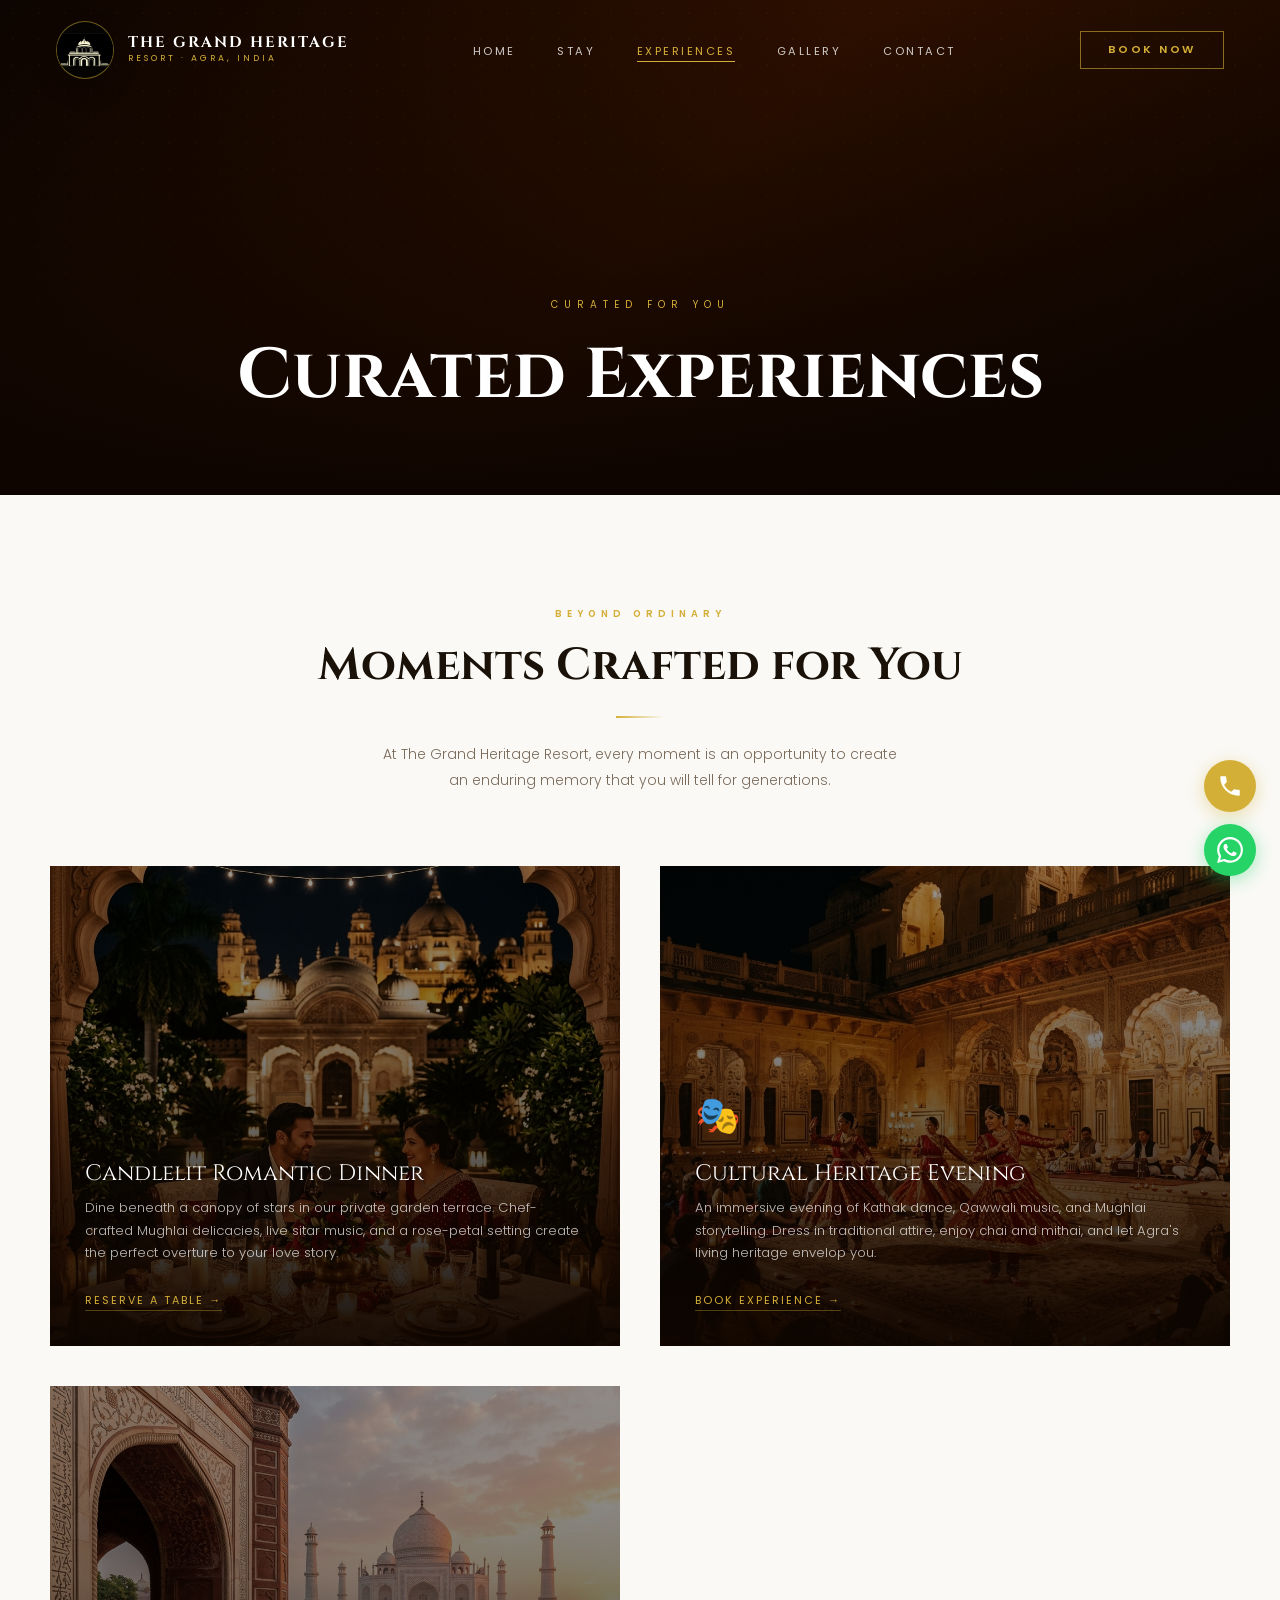
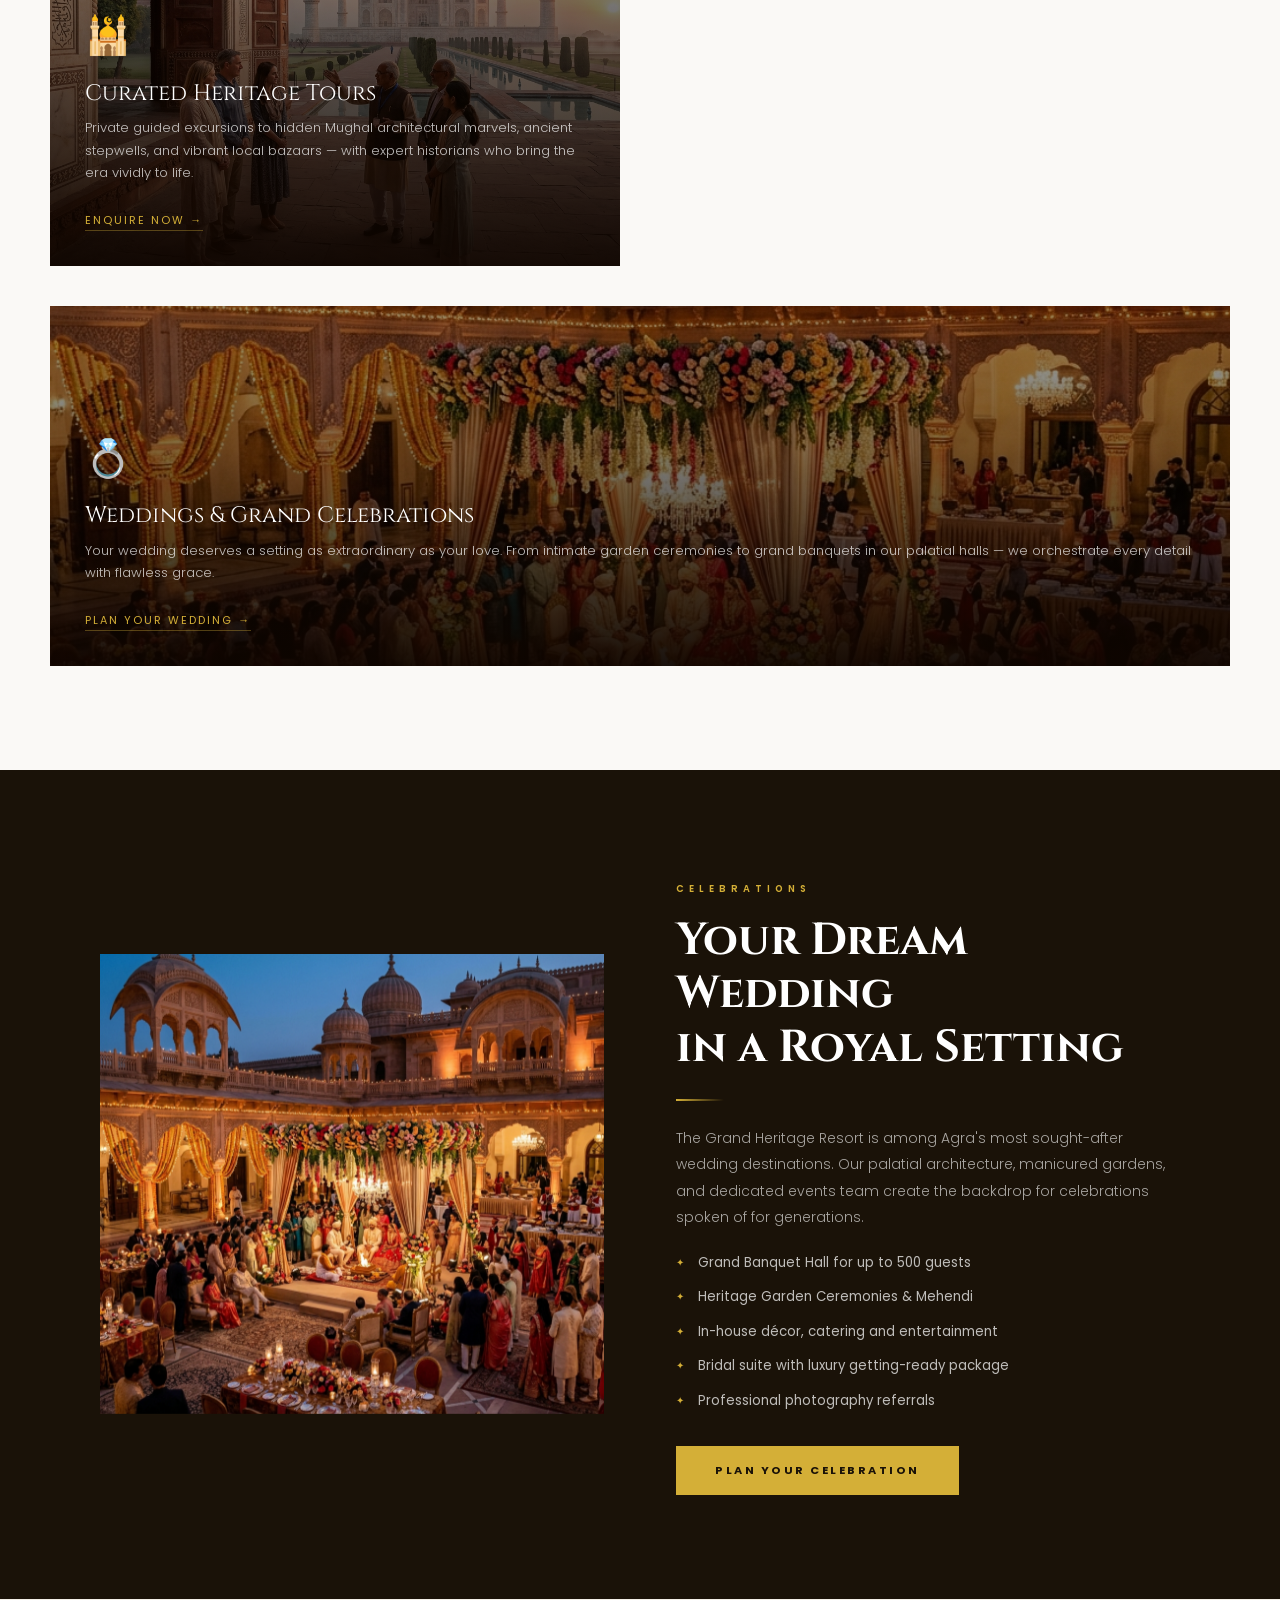
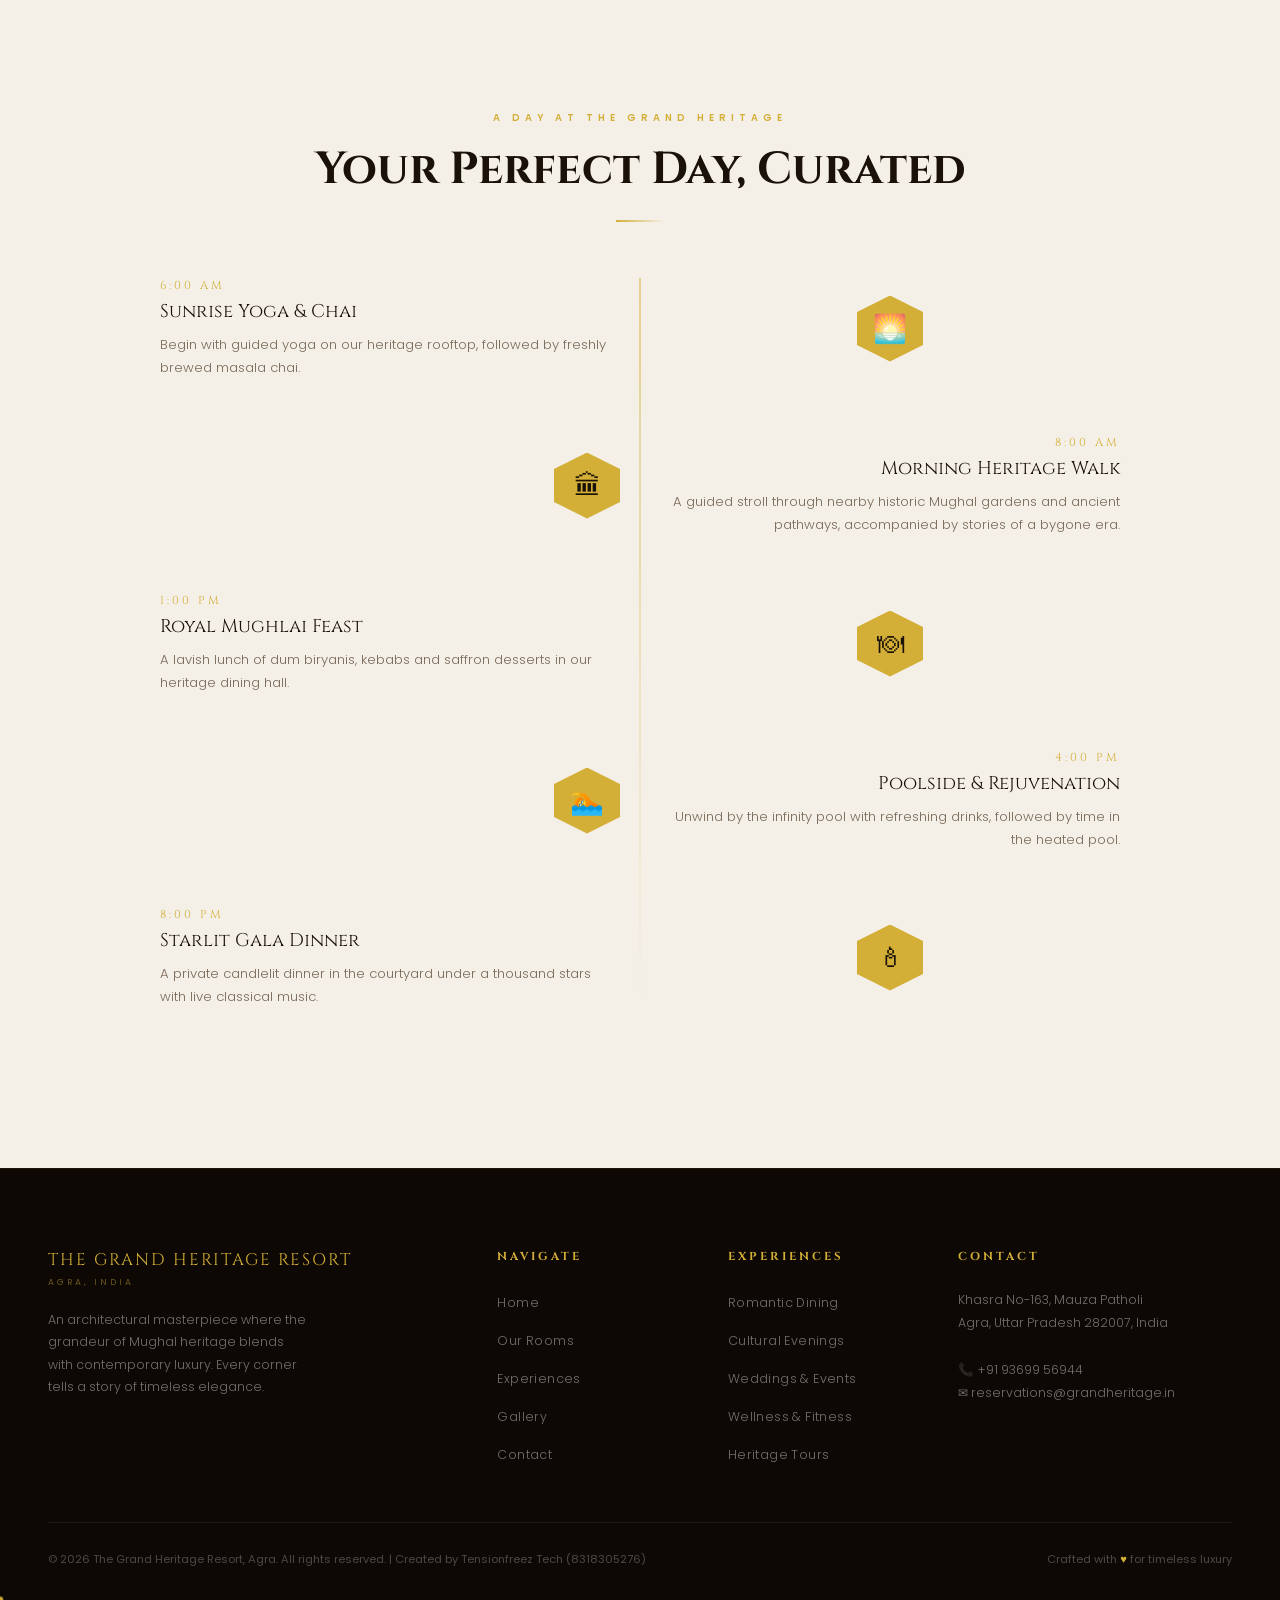
<file: experiences.html>
<!DOCTYPE html>
<html lang="en">
<head>
<meta charset="UTF-8">
<meta name="viewport" content="width=device-width,initial-scale=1.0">
<meta name="description" content="The Grand Heritage Resort, Agra — Luxury Heritage Hotel">
<link rel="icon" type="image/png" href="Images/Navlogo.png">
  <title>Experiences — The Grand Heritage Resort Agra</title>
<link rel="preconnect" href="https://fonts.googleapis.com"><link rel="preconnect" href="https://fonts.gstatic.com" crossorigin><link href="https://fonts.googleapis.com/css2?family=Cinzel:wght@400;600;700;900&family=Playfair+Display:ital,wght@0,400;0,700;1,400&family=Poppins:wght@300;400;500;600&display=swap" rel="stylesheet">
<link rel="stylesheet" href="style.css">
</head>
<body>
<nav class="navbar" id="navbar">
  <div class="nav-logo">
    <div class="nav-logo-crest">
      <img src="Images/Navlogo.png" alt="The Grand Heritage Resort logo" class="nav-logo-crest-img">
    </div>
    <div>
      <div class="nav-logo-text">THE GRAND HERITAGE</div>
      <div class="nav-logo-sub">Resort · Agra, India</div>
    </div>
  </div>
  <ul class="nav-links">
    <li><a href="index.html" id="nav-home">Home</a></li>
    <li><a href="stay.html" id="nav-stay">Stay</a></li>
    <li><a href="experiences.html" id="nav-exp"  class="active">Experiences</a></li>
    <li><a href="gallery.html" id="nav-gallery">Gallery</a></li>
    <li><a href="contact.html" id="nav-contact">Contact</a></li>
  </ul>
  <a href="https://the-grand-heritage-resort.roomnexa.com/" target="_blank" rel="noopener" class="nav-cta"><span>Book Now</span></a>
  <button class="hamburger" id="hamburger" aria-label="Open menu" aria-expanded="false">
    <span></span><span></span><span></span>
  </button>
</nav>
<div class="mobile-menu" id="mobileMenu" role="dialog" aria-label="Navigation">
  <button class="mobile-close" id="mobileClose" aria-label="Close menu">✕</button>
  <a href="index.html" onclick="closeMobile()">Home</a>
  <div class="mob-divider"></div>
  <a href="stay.html" onclick="closeMobile()">Stay</a>
  <div class="mob-divider"></div>
  <a href="experiences.html" onclick="closeMobile()">Experiences</a>
  <div class="mob-divider"></div>
  <a href="gallery.html" onclick="closeMobile()">Gallery</a>
  <div class="mob-divider"></div>
  <a href="contact.html" onclick="closeMobile()">Contact</a>
  <div class="mob-divider"></div>
  <a href="https://the-grand-heritage-resort.roomnexa.com/" target="_blank" rel="noopener" class="mob-book" onclick="closeMobile()">Book Now</a>
</div>

<section class="page-hero">
  <div class="page-hero-bg" style="background:linear-gradient(135deg,#0D0500,#3D1500,#0D0500);"></div>
  <div class="page-hero-pattern"></div>
  <div class="page-hero-overlay"></div>
  <div class="page-hero-content sr">
    <span class="hero-lbl">Curated for You</span>
    <h1>Curated Experiences</h1>
  </div>
</section>

<section class="sig-exp">
  <div class="sig-inner">
    <div class="sr" style="text-align:center;">
      <span class="section-label">Beyond Ordinary</span>
      <h2 class="section-title">Moments Crafted for You</h2>
      <div class="section-divider center"></div>
      <p style="color:#7A6A5A;max-width:520px;margin:0 auto;font-size:.87rem;line-height:1.85;font-weight:300;">At The Grand Heritage Resort, every moment is an opportunity to create an enduring memory that you will tell for generations.</p>
    </div>
    <div class="sig-grid">
      <div class="sig-card  sr" data-tilt>
  <div class="sig-bg" style="background-image:url('Images/Resort%20photos/candlelit_dinner.png');background-size:cover;background-position:center;filter:brightness(0.6);"></div>
  <div class="sig-overlay"></div>
  <div class="sig-content">
    <span class="sig-icon">🕯</span>
    <div class="sig-name">Candlelit Romantic Dinner</div>
    <div class="sig-desc">Dine beneath a canopy of stars in our private garden terrace. Chef-crafted Mughlai delicacies, live sitar music, and a rose-petal setting create the perfect overture to your love story.</div>
    <a href="https://wa.me/919369956944?text=Hello%20I%20want%20to%20book%20a%20Candlelit%20Dinner%20at%20The%20Grand%20Heritage%20Resort" target="_blank" rel="noopener" class="sig-link">Reserve a Table →</a>
  </div>
</div>
      <div class="sig-card  sr" data-tilt>
  <div class="sig-bg" style="background-image:url('Images/Resort%20photos/cultural_evening.png');background-size:cover;background-position:center;filter:brightness(0.6);"></div>
  <div class="sig-overlay"></div>
  <div class="sig-content">
    <span class="sig-icon">🎭</span>
    <div class="sig-name">Cultural Heritage Evening</div>
    <div class="sig-desc">An immersive evening of Kathak dance, Qawwali music, and Mughlai storytelling. Dress in traditional attire, enjoy chai and mithai, and let Agra's living heritage envelop you.</div>
    <a href="https://wa.me/919369956944?text=Hello%20I%20want%20to%20book%20a%20Cultural%20Heritage%20Evening%20at%20The%20Grand%20Heritage%20Resort" target="_blank" rel="noopener" class="sig-link">Book Experience →</a>
  </div>
</div>
      <div class="sig-card  sr" data-tilt>
  <div class="sig-bg" style="background-image:url('Images/Resort%20photos/heritage_tour.png');background-size:cover;background-position:center;filter:brightness(0.6);"></div>
  <div class="sig-overlay"></div>
  <div class="sig-content">
    <span class="sig-icon">🕌</span>
    <div class="sig-name">Curated Heritage Tours</div>
    <div class="sig-desc">Private guided excursions to hidden Mughal architectural marvels, ancient stepwells, and vibrant local bazaars — with expert historians who bring the era vividly to life.</div>
    <a href="https://wa.me/919369956944?text=Hello%20I%20want%20to%20enquire%20about%20Heritage%20Tours%20at%20The%20Grand%20Heritage%20Resort" target="_blank" rel="noopener" class="sig-link">Enquire Now →</a>
  </div>
</div>

      <div class="sig-card sig-card-full sr" data-tilt>
  <div class="sig-bg" style="background-image:url('Images/Resort%20photos/grand_wedding.png');background-size:cover;background-position:center;filter:brightness(0.6);"></div>
  <div class="sig-overlay"></div>
  <div class="sig-content">
    <span class="sig-icon">💍</span>
    <div class="sig-name">Weddings & Grand Celebrations</div>
    <div class="sig-desc">Your wedding deserves a setting as extraordinary as your love. From intimate garden ceremonies to grand banquets in our palatial halls — we orchestrate every detail with flawless grace.</div>
    <a href="https://wa.me/919369956944?text=Hello%20I%20want%20to%20plan%20a%20Wedding%20at%20The%20Grand%20Heritage%20Resort" target="_blank" rel="noopener" class="sig-link">Plan Your Wedding →</a>
  </div>
</div>
    </div>
  </div>
</section>

<section class="wedding-section">
  <div class="wedding-inner">
    <div class="wedding-img sr sr-left" data-tilt style="background-image:url('Images/Resort%20photos/grand_wedding.png');background-size:cover;background-position:center;">
    </div>
    <div class="wedding-text sr sr-right">
      <span class="section-label">Celebrations</span>
      <h2 class="section-title light">Your Dream Wedding<br>in a Royal Setting</h2>
      <div class="section-divider left"></div>
      <p>The Grand Heritage Resort is among Agra's most sought-after wedding destinations. Our palatial architecture, manicured gardens, and dedicated events team create the backdrop for celebrations spoken of for generations.</p>
      <div class="pkg-list">
        <div class="pkg-item">Grand Banquet Hall for up to 500 guests</div>
        <div class="pkg-item">Heritage Garden Ceremonies & Mehendi</div>
        <div class="pkg-item">In-house décor, catering and entertainment</div>
        <div class="pkg-item">Bridal suite with luxury getting-ready package</div>
        <div class="pkg-item">Professional photography referrals</div>
      </div>
      <a href="https://wa.me/919369956944?text=Hello%20I%20want%20to%20plan%20a%20Celebration%20at%20The%20Grand%20Heritage%20Resort" target="_blank" rel="noopener" class="btn-gold">Plan Your Celebration</a>
    </div>
  </div>
</section>

<section class="culture-section">
  <div class="culture-inner">
    <div class="sr" style="text-align:center;">
      <span class="section-label">A Day at The Grand Heritage</span>
      <h2 class="section-title">Your Perfect Day, Curated</h2>
      <div class="section-divider center"></div>
    </div>
    <div class="timeline">
      <div class="tl-item sr"><div class="tl-text"><div class="tl-time">6:00 AM</div><div class="tl-title">Sunrise Yoga & Chai</div><div class="tl-desc">Begin with guided yoga on our heritage rooftop, followed by freshly brewed masala chai.</div></div><div class="tl-icon-wrap"><div class="tl-icon">🌅</div></div></div>
      <div class="tl-item right sr sr-d1"><div class="tl-text"><div class="tl-time">8:00 AM</div><div class="tl-title">Morning Heritage Walk</div><div class="tl-desc">A guided stroll through nearby historic Mughal gardens and ancient pathways, accompanied by stories of a bygone era.</div></div><div class="tl-icon-wrap"><div class="tl-icon">🏛</div></div></div>
      <div class="tl-item sr sr-d2"><div class="tl-text"><div class="tl-time">1:00 PM</div><div class="tl-title">Royal Mughlai Feast</div><div class="tl-desc">A lavish lunch of dum biryanis, kebabs and saffron desserts in our heritage dining hall.</div></div><div class="tl-icon-wrap"><div class="tl-icon">🍽</div></div></div>
      <div class="tl-item right sr sr-d3"><div class="tl-text"><div class="tl-time">4:00 PM</div><div class="tl-title">Poolside & Rejuvenation</div><div class="tl-desc">Unwind by the infinity pool with refreshing drinks, followed by time in the heated pool.</div></div><div class="tl-icon-wrap"><div class="tl-icon">🏊</div></div></div>
      <div class="tl-item sr sr-d4"><div class="tl-text"><div class="tl-time">8:00 PM</div><div class="tl-title">Starlit Gala Dinner</div><div class="tl-desc">A private candlelit dinner in the courtyard under a thousand stars with live classical music.</div></div><div class="tl-icon-wrap"><div class="tl-icon">🕯</div></div></div>
    </div>
  </div>
</section>

<div class="float-cta-group">
  <a href="tel:+919369956944" class="float-call" aria-label="Call Us">
    <svg viewBox="0 0 24 24"><path d="M6.62 10.79c1.44 2.83 3.76 5.14 6.59 6.59l2.2-2.2c.27-.27.67-.36 1.02-.24 1.12.37 2.33.57 3.57.57.55 0 1 .45 1 1V20c0 .55-.45 1-1 1-9.39 0-17-7.61-17-17 0-.55.45-1 1-1h3.5c.55 0 1 .45 1 1 0 1.25.2 2.45.57 3.57.11.35.03.74-.25 1.02l-2.2 2.2z"/></svg>
  </a>
  <a href="https://wa.me/919369956944?text=Hello%20I%20want%20to%20book%20a%20room%20at%20The%20Grand%20Heritage%20Resort" target="_blank" rel="noopener" class="float-wa" aria-label="WhatsApp Booking"><svg viewBox="0 0 24 24"><path d="M17.472 14.382c-.297-.149-1.758-.867-2.03-.967-.273-.099-.471-.148-.67.15-.197.297-.767.966-.94 1.164-.173.199-.347.223-.644.075-.297-.15-1.255-.463-2.39-1.475-.883-.788-1.48-1.761-1.653-2.059-.173-.297-.018-.458.13-.606.134-.133.298-.347.446-.52.149-.174.198-.298.298-.497.099-.198.05-.371-.025-.52-.075-.149-.669-1.612-.916-2.207-.242-.579-.487-.5-.669-.51-.173-.008-.371-.01-.57-.01-.198 0-.52.074-.792.372-.272.297-1.04 1.016-1.04 2.479 0 1.462 1.065 2.875 1.213 3.074.149.198 2.096 3.2 5.077 4.487.709.306 1.262.489 1.694.625.712.227 1.36.195 1.871.118.571-.085 1.758-.719 2.006-1.413.248-.694.248-1.289.173-1.413-.074-.124-.272-.198-.57-.347m-5.421 7.403h-.004a9.87 9.87 0 01-5.031-1.378l-.361-.214-3.741.982.998-3.648-.235-.374a9.86 9.86 0 01-1.51-5.26c.001-5.45 4.436-9.884 9.888-9.884 2.64 0 5.122 1.03 6.988 2.898a9.825 9.825 0 012.893 6.994c-.003 5.45-4.437 9.884-9.885 9.884m8.413-18.297A11.815 11.815 0 0012.05 0C5.495 0 .16 5.335.157 11.892c0 2.096.547 4.142 1.588 5.945L.057 24l6.305-1.654a11.882 11.882 0 005.683 1.448h.005c6.554 0 11.89-5.335 11.893-11.893a11.821 11.821 0 00-3.48-8.413z"/></svg></a>
</div>
<footer>
  <div class="footer-grid">
    <div class="footer-brand footer-col">
      <div style="font-family:'Cinzel',serif;font-size:1.05rem;color:var(--gold);letter-spacing:2px;">THE GRAND HERITAGE RESORT</div>
      <div style="font-size:.55rem;letter-spacing:3px;color:rgba(212,175,55,.48);margin-top:.35rem;text-transform:uppercase;">Agra, India</div>
      <p>An architectural masterpiece where the grandeur of Mughal heritage blends with contemporary luxury. Every corner tells a story of timeless elegance.</p>
    </div>
    <div class="footer-col">
      <h4>Navigate</h4>
      <ul><li><a href="index.html">Home</a></li><li><a href="stay.html">Our Rooms</a></li><li><a href="experiences.html">Experiences</a></li><li><a href="gallery.html">Gallery</a></li><li><a href="contact.html">Contact</a></li></ul>
    </div>
    <div class="footer-col">
      <h4>Experiences</h4>
      <ul><li><a href="experiences.html">Romantic Dining</a></li><li><a href="experiences.html">Cultural Evenings</a></li><li><a href="experiences.html">Weddings &amp; Events</a></li><li><a href="experiences.html">Wellness &amp; Fitness</a></li><li><a href="experiences.html">Heritage Tours</a></li></ul>
    </div>
    <div class="footer-col">
      <h4>Contact</h4>
      <p>Khasra No-163, Mauza Patholi<br>Agra, Uttar Pradesh 282007, India</p><br>
      <p>📞 <a href="tel:+919369956944" style="color:inherit;">+91 93699 56944</a></p><p>✉ reservations@grandheritage.in</p>
    </div>
  </div>
  <div class="footer-bottom">
    <span>© 2026 The Grand Heritage Resort, Agra. All rights reserved. | Created by Tensionfreez Tech (8318305276)</span>
    <span>Crafted with <span class="footer-gold">♥</span> for timeless luxury</span>
  </div>
</footer>
<script src="script.js" defer></script>
<script>
(function(){var el=document.getElementById('nav-exp');if(el)el.classList.add('active');})();
</script>
</body>
</html>
</file>
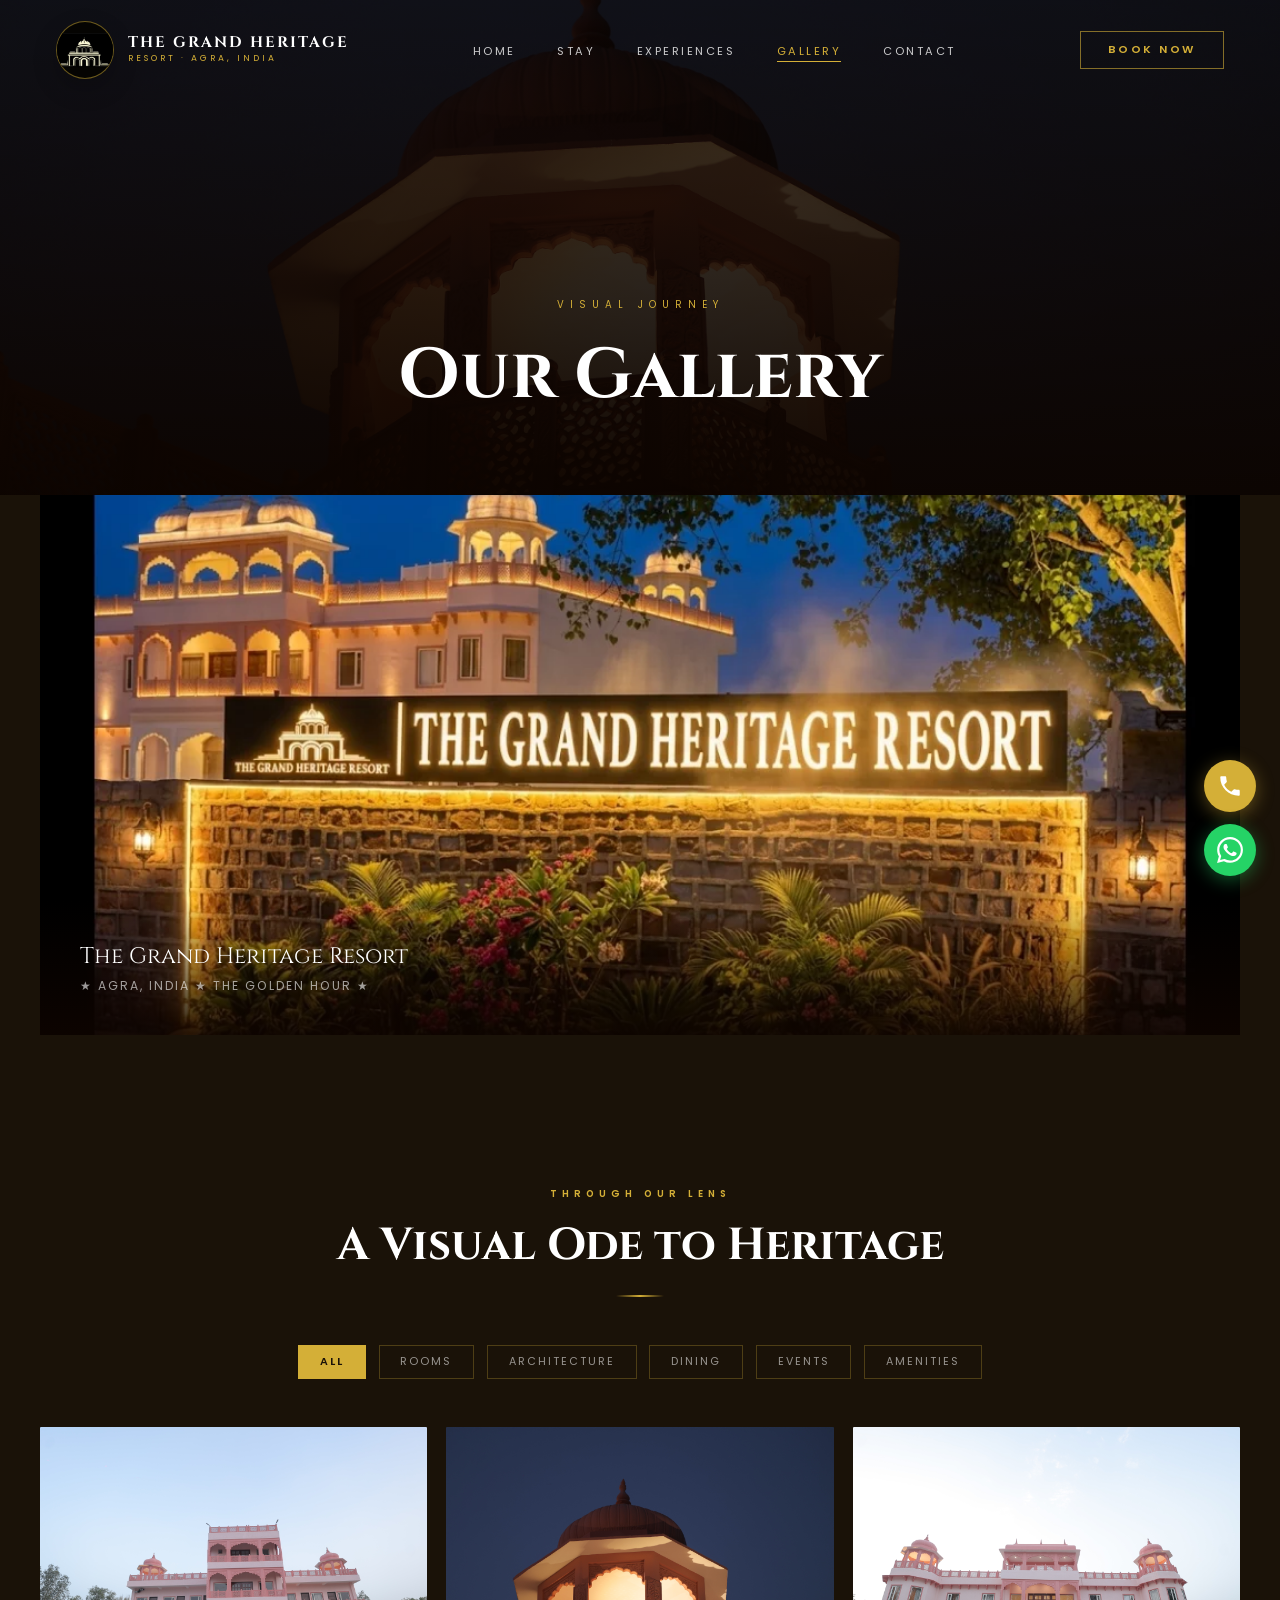
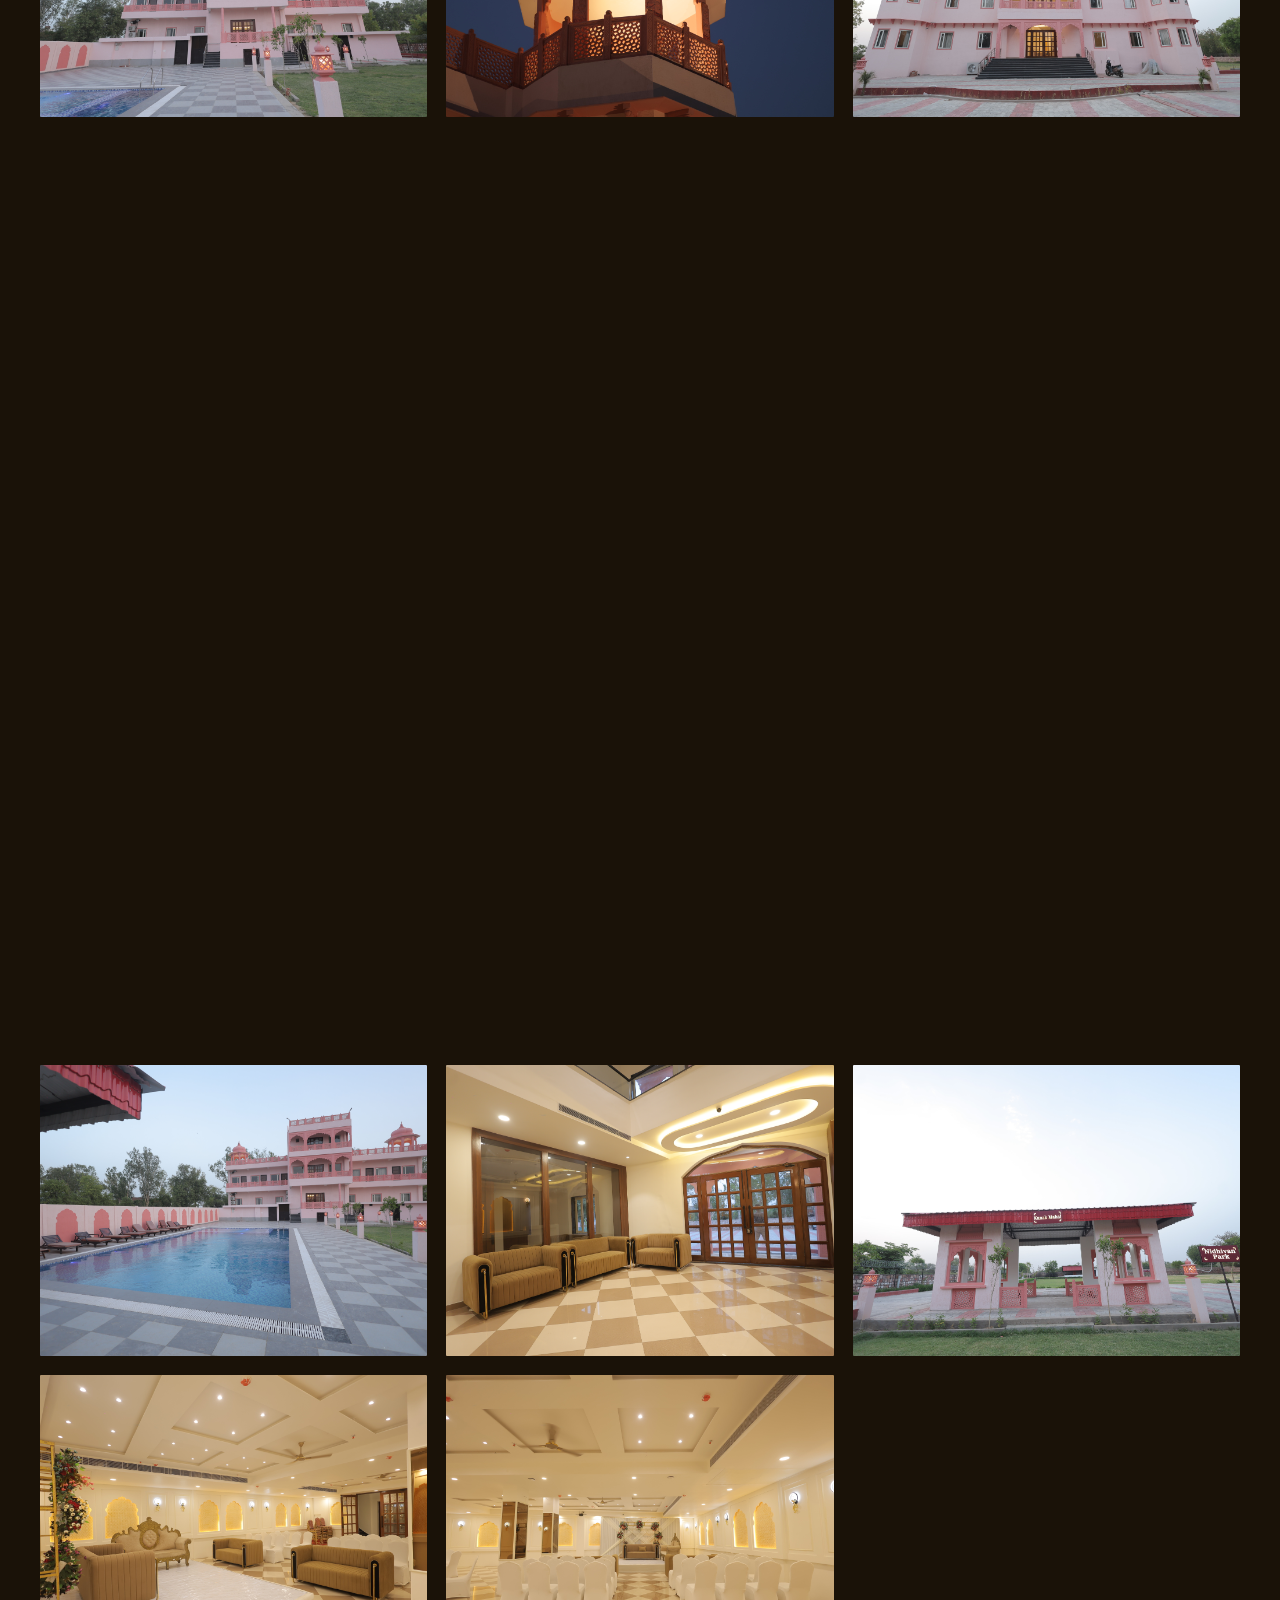
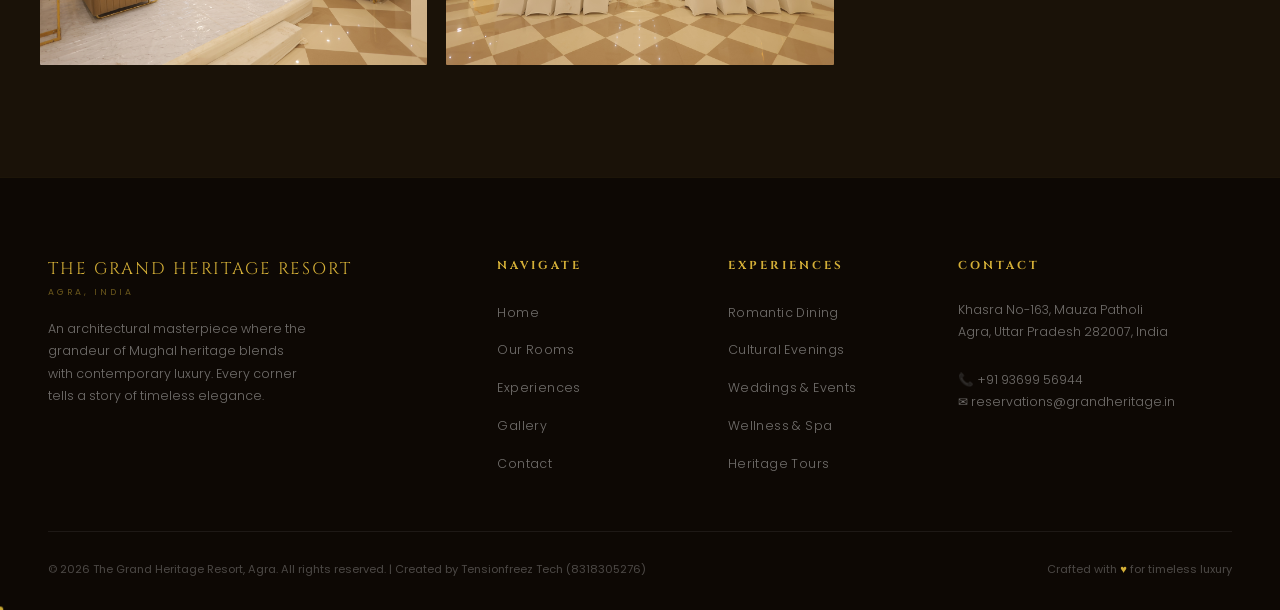
<file: gallery.html>
<!DOCTYPE html>
<html lang="en">
<head>
<meta charset="UTF-8">
<meta name="viewport" content="width=device-width,initial-scale=1.0">
<meta name="description" content="The Grand Heritage Resort, Agra — Luxury Heritage Hotel">
<link rel="icon" type="image/png" href="Images/Navlogo.png">
  <title>Gallery — The Grand Heritage Resort Agra</title>
<link rel="preconnect" href="https://fonts.googleapis.com"><link rel="preconnect" href="https://fonts.gstatic.com" crossorigin><link href="https://fonts.googleapis.com/css2?family=Cinzel:wght@400;600;700;900&family=Playfair+Display:ital,wght@0,400;0,700;1,400&family=Poppins:wght@300;400;500;600&display=swap" rel="stylesheet">
<link rel="stylesheet" href="style.css">
</head>
<body>
<nav class="navbar" id="navbar">
  <div class="nav-logo">
    <div class="nav-logo-crest">
      <img src="Images/Navlogo.png" alt="The Grand Heritage Resort logo" class="nav-logo-crest-img">
    </div>
    <div>
      <div class="nav-logo-text">THE GRAND HERITAGE</div>
      <div class="nav-logo-sub">Resort · Agra, India</div>
    </div>
  </div>
  <ul class="nav-links">
    <li><a href="index.html" id="nav-home">Home</a></li>
    <li><a href="stay.html" id="nav-stay">Stay</a></li>
    <li><a href="experiences.html" id="nav-exp">Experiences</a></li>
    <li><a href="gallery.html" id="nav-gallery"  class="active">Gallery</a></li>
    <li><a href="contact.html" id="nav-contact">Contact</a></li>
  </ul>
  <a href="https://the-grand-heritage-resort.roomnexa.com/" target="_blank" rel="noopener" class="nav-cta"><span>Book Now</span></a>
  <button class="hamburger" id="hamburger" aria-label="Open menu" aria-expanded="false">
    <span></span><span></span><span></span>
  </button>
</nav>
<div class="mobile-menu" id="mobileMenu" role="dialog" aria-label="Navigation">
  <button class="mobile-close" id="mobileClose" aria-label="Close menu">✕</button>
  <a href="index.html" onclick="closeMobile()">Home</a>
  <div class="mob-divider"></div>
  <a href="stay.html" onclick="closeMobile()">Stay</a>
  <div class="mob-divider"></div>
  <a href="experiences.html" onclick="closeMobile()">Experiences</a>
  <div class="mob-divider"></div>
  <a href="gallery.html" onclick="closeMobile()">Gallery</a>
  <div class="mob-divider"></div>
  <a href="contact.html" onclick="closeMobile()">Contact</a>
  <div class="mob-divider"></div>
  <a href="https://the-grand-heritage-resort.roomnexa.com/" target="_blank" rel="noopener" class="mob-book" onclick="closeMobile()">Book Now</a>
</div>

<section class="page-hero">
  <div class="page-hero-bg" style="background-image:url('Images/Resort%20photos/night%20view.JPG');background-size:cover;background-position:center;filter:brightness(.42);"></div>
  <div class="page-hero-overlay"></div>
  <div class="page-hero-content sr">
    <span class="hero-lbl">Visual Journey</span>
    <h1>Our Gallery</h1>
  </div>
</section>

<!-- Hotel feature image -->
<div class="hotel-feature">
  <div class="hotel-feature-inner">
    <div class="hotel-img-wrap sr">
      <img src="[data-uri]" alt="The Grand Heritage Resort — Night View" loading="lazy">
      <div class="hotel-feature-overlay">
        <div class="hotel-feature-text">The Grand Heritage Resort</div>
        <div class="hotel-feature-sub">★ AGRA, INDIA ★ THE GOLDEN HOUR ★</div>
      </div>
    </div>
  </div>
</div>

<!-- Gallery section -->
<div class="gallery-section-bg">
  <div class="gallery-inner">
    <div class="sr" style="text-align:center;margin-bottom:3rem;">
      <span class="section-label">Through Our Lens</span>
      <h2 class="section-title light">A Visual Ode to Heritage</h2>
      <div class="section-divider center" style="background:linear-gradient(to right,transparent,var(--gold),transparent);margin:1.4rem auto;width:48px;"></div>
    </div>

    <!-- Filter buttons — horizontal scroll on mobile -->
    <div class="gallery-filter">
      <button class="filter-btn active" data-filter="all">All</button>
      <button class="filter-btn" data-filter="rooms">Rooms</button>
      <button class="filter-btn" data-filter="architecture">Architecture</button>
      <button class="filter-btn" data-filter="dining">Dining</button>
      <button class="filter-btn" data-filter="events">Events</button>
      <button class="filter-btn" data-filter="amenities">Amenities</button>
    </div>

    <!-- Responsive gallery grid -->
    <div class="gallery-grid" id="galleryGrid">

<div class="g-item" data-category="architecture">
  <div class="g-img" style="background-image:url('Images/Resort%20photos/Front.JPG');background-size:cover;background-position:center;height:100%;transition:transform 0.5s ease;"></div>
    <div class="g-overlay">
    <div class="g-overlay-icon">⊕</div>
    <div class="g-overlay-name">Entrance</div>
    <div class="g-overlay-cat">architecture</div>
  </div>
</div>
<div class="g-item" data-category="architecture">
  <div class="g-img" style="background-image:url('Images/Resort%20photos/night%20view.JPG');background-size:cover;background-position:center;height:100%;transition:transform 0.5s ease;"></div>
    <div class="g-overlay">
    <div class="g-overlay-icon">⊕</div>
    <div class="g-overlay-name">Night View</div>
    <div class="g-overlay-cat">architecture</div>
  </div>
</div>
<div class="g-item" data-category="architecture">
  <div class="g-img" style="background-image:url('Images/Resort%20photos/front%20cinematic%20view.JPG');background-size:cover;background-position:center;height:100%;transition:transform 0.5s ease;"></div>
    <div class="g-overlay">
    <div class="g-overlay-icon">⊕</div>
    <div class="g-overlay-name">Resort View</div>
    <div class="g-overlay-cat">architecture</div>
  </div>
</div>
<div class="g-item" data-category="architecture">
  <div class="g-img" style="background-image:url('Images/Resort%20photos/interior%20main%20door%20entry.JPG');background-size:cover;background-position:center;height:100%;transition:transform 0.5s ease;"></div>
    <div class="g-overlay">
    <div class="g-overlay-icon">⊕</div>
    <div class="g-overlay-name">Main Entry</div>
    <div class="g-overlay-cat">architecture</div>
  </div>
</div>
<div class="g-item" data-category="architecture">
  <div class="g-img" style="background-image:url('Images/Resort%20photos/interior%20reception.JPG');background-size:cover;background-position:center;height:100%;transition:transform 0.5s ease;"></div>
    <div class="g-overlay">
    <div class="g-overlay-icon">⊕</div>
    <div class="g-overlay-name">Reception</div>
    <div class="g-overlay-cat">architecture</div>
  </div>
</div>
<div class="g-item" data-category="architecture">
  <div class="g-img" style="background-image:url('Images/Resort%20photos/interior%20side%20view.JPG');background-size:cover;background-position:center;height:100%;transition:transform 0.5s ease;"></div>
    <div class="g-overlay">
    <div class="g-overlay-icon">⊕</div>
    <div class="g-overlay-name">Interior</div>
    <div class="g-overlay-cat">architecture</div>
  </div>
</div>
<div class="g-item" data-category="rooms">
  <div class="g-img" style="background-image:url('Images/Resort%20photos/bedroom%20front%20angle.JPG');background-size:cover;background-position:center;height:100%;transition:transform 0.5s ease;"></div>
    <div class="g-overlay">
    <div class="g-overlay-icon">⊕</div>
    <div class="g-overlay-name">Deluxe Room</div>
    <div class="g-overlay-cat">rooms</div>
  </div>
</div>
<div class="g-item" data-category="rooms">
  <div class="g-img" style="background-image:url('Images/Resort%20photos/bedroom%20side%20angle.JPG');background-size:cover;background-position:center;height:100%;transition:transform 0.5s ease;"></div>
    <div class="g-overlay">
    <div class="g-overlay-icon">⊕</div>
    <div class="g-overlay-name">Heritage Room</div>
    <div class="g-overlay-cat">rooms</div>
  </div>
</div>
<div class="g-item" data-category="rooms">
  <div class="g-img" style="background-image:url('Images/Resort%20photos/shower.JPG');background-size:cover;background-position:center;height:100%;transition:transform 0.5s ease;"></div>
    <div class="g-overlay">
    <div class="g-overlay-icon">⊕</div>
    <div class="g-overlay-name">Bathroom</div>
    <div class="g-overlay-cat">rooms</div>
  </div>
</div>
<div class="g-item" data-category="rooms">
  <div class="g-img" style="background-image:url('Images/Resort%20photos/washroom.JPG');background-size:cover;background-position:center;height:100%;transition:transform 0.5s ease;"></div>
    <div class="g-overlay">
    <div class="g-overlay-icon">⊕</div>
    <div class="g-overlay-name">Washroom</div>
    <div class="g-overlay-cat">rooms</div>
  </div>
</div>
<div class="g-item" data-category="dining">
  <div class="g-img" style="background-image:url('Images/Resort%20photos/hall%20with%20table%20and%20chair.JPG');background-size:cover;background-position:center;height:100%;transition:transform 0.5s ease;"></div>
    <div class="g-overlay">
    <div class="g-overlay-icon">⊕</div>
    <div class="g-overlay-name">Dining Hall</div>
    <div class="g-overlay-cat">dining</div>
  </div>
</div>
<div class="g-item" data-category="amenities">
  <div class="g-img" style="background-image:url('Images/Resort%20photos/pool%20photo.JPG');background-size:cover;background-position:center;height:100%;transition:transform 0.5s ease;"></div>
    <div class="g-overlay">
    <div class="g-overlay-icon">⊕</div>
    <div class="g-overlay-name">Swimming Pool</div>
    <div class="g-overlay-cat">amenities</div>
  </div>
</div>
<div class="g-item" data-category="amenities">
  <div class="g-img" style="background-image:url('Images/Resort%20photos/front%20with%20pool.JPG');background-size:cover;background-position:center;height:100%;transition:transform 0.5s ease;"></div>
    <div class="g-overlay">
    <div class="g-overlay-icon">⊕</div>
    <div class="g-overlay-name">Pool & Facade</div>
    <div class="g-overlay-cat">amenities</div>
  </div>
</div>
<div class="g-item" data-category="amenities">
  <div class="g-img" style="background-image:url('Images/Resort%20photos/interior%20sofa.JPG');background-size:cover;background-position:center;height:100%;transition:transform 0.5s ease;"></div>
    <div class="g-overlay">
    <div class="g-overlay-icon">⊕</div>
    <div class="g-overlay-name">Lounge</div>
    <div class="g-overlay-cat">amenities</div>
  </div>
</div>
<div class="g-item" data-category="amenities">
  <div class="g-img" style="background-image:url('Images/Resort%20photos/Nidhivan%20Park.JPG');background-size:cover;background-position:center;height:100%;transition:transform 0.5s ease;"></div>
    <div class="g-overlay">
    <div class="g-overlay-icon">⊕</div>
    <div class="g-overlay-name">Garden</div>
    <div class="g-overlay-cat">amenities</div>
  </div>
</div>
<div class="g-item" data-category="events">
  <div class="g-img" style="background-image:url('Images/Resort%20photos/event%20area%20side%20view%20photo.JPG');background-size:cover;background-position:center;height:100%;transition:transform 0.5s ease;"></div>
    <div class="g-overlay">
    <div class="g-overlay-icon">⊕</div>
    <div class="g-overlay-name">Event Area</div>
    <div class="g-overlay-cat">events</div>
  </div>
</div>
<div class="g-item" data-category="events">
  <div class="g-img" style="background-image:url('Images/Resort%20photos/event%20area%20with%20chairs.JPG');background-size:cover;background-position:center;height:100%;transition:transform 0.5s ease;"></div>
    <div class="g-overlay">
    <div class="g-overlay-icon">⊕</div>
    <div class="g-overlay-name">Banquet Setup</div>
    <div class="g-overlay-cat">events</div>
  </div>
</div>
    </div>
  </div>
</div>

<!-- Lightbox -->
<div class="lightbox" id="lightbox" role="dialog" aria-label="Image preview">
  <button class="lightbox-close" id="lightboxClose" aria-label="Close">✕</button>
  <button class="lightbox-prev" id="lightboxPrev" aria-label="Previous">‹</button>
  <div class="lightbox-inner">
    <div class="lightbox-img" id="lightboxImg"></div>
  </div>
  <button class="lightbox-next" id="lightboxNext" aria-label="Next">›</button>
  <div class="lightbox-caption" id="lightboxCaption"></div>
</div>

<div class="float-cta-group">
  <a href="tel:+919369956944" class="float-call" aria-label="Call Us">
    <svg viewBox="0 0 24 24"><path d="M6.62 10.79c1.44 2.83 3.76 5.14 6.59 6.59l2.2-2.2c.27-.27.67-.36 1.02-.24 1.12.37 2.33.57 3.57.57.55 0 1 .45 1 1V20c0 .55-.45 1-1 1-9.39 0-17-7.61-17-17 0-.55.45-1 1-1h3.5c.55 0 1 .45 1 1 0 1.25.2 2.45.57 3.57.11.35.03.74-.25 1.02l-2.2 2.2z"/></svg>
  </a>
  <a href="https://wa.me/919369956944?text=Hello%20I%20want%20to%20book%20a%20room%20at%20The%20Grand%20Heritage%20Resort" target="_blank" rel="noopener" class="float-wa" aria-label="WhatsApp Booking"><svg viewBox="0 0 24 24"><path d="M17.472 14.382c-.297-.149-1.758-.867-2.03-.967-.273-.099-.471-.148-.67.15-.197.297-.767.966-.94 1.164-.173.199-.347.223-.644.075-.297-.15-1.255-.463-2.39-1.475-.883-.788-1.48-1.761-1.653-2.059-.173-.297-.018-.458.13-.606.134-.133.298-.347.446-.52.149-.174.198-.298.298-.497.099-.198.05-.371-.025-.52-.075-.149-.669-1.612-.916-2.207-.242-.579-.487-.5-.669-.51-.173-.008-.371-.01-.57-.01-.198 0-.52.074-.792.372-.272.297-1.04 1.016-1.04 2.479 0 1.462 1.065 2.875 1.213 3.074.149.198 2.096 3.2 5.077 4.487.709.306 1.262.489 1.694.625.712.227 1.36.195 1.871.118.571-.085 1.758-.719 2.006-1.413.248-.694.248-1.289.173-1.413-.074-.124-.272-.198-.57-.347m-5.421 7.403h-.004a9.87 9.87 0 01-5.031-1.378l-.361-.214-3.741.982.998-3.648-.235-.374a9.86 9.86 0 01-1.51-5.26c.001-5.45 4.436-9.884 9.888-9.884 2.64 0 5.122 1.03 6.988 2.898a9.825 9.825 0 012.893 6.994c-.003 5.45-4.437 9.884-9.885 9.884m8.413-18.297A11.815 11.815 0 0012.05 0C5.495 0 .16 5.335.157 11.892c0 2.096.547 4.142 1.588 5.945L.057 24l6.305-1.654a11.882 11.882 0 005.683 1.448h.005c6.554 0 11.89-5.335 11.893-11.893a11.821 11.821 0 00-3.48-8.413z"/></svg></a>
</div>
<footer>
  <div class="footer-grid">
    <div class="footer-brand footer-col">
      <div style="font-family:'Cinzel',serif;font-size:1.05rem;color:var(--gold);letter-spacing:2px;">THE GRAND HERITAGE RESORT</div>
      <div style="font-size:.55rem;letter-spacing:3px;color:rgba(212,175,55,.48);margin-top:.35rem;text-transform:uppercase;">Agra, India</div>
      <p>An architectural masterpiece where the grandeur of Mughal heritage blends with contemporary luxury. Every corner tells a story of timeless elegance.</p>
    </div>
    <div class="footer-col">
      <h4>Navigate</h4>
      <ul><li><a href="index.html">Home</a></li><li><a href="stay.html">Our Rooms</a></li><li><a href="experiences.html">Experiences</a></li><li><a href="gallery.html">Gallery</a></li><li><a href="contact.html">Contact</a></li></ul>
    </div>
    <div class="footer-col">
      <h4>Experiences</h4>
      <ul><li><a href="experiences.html">Romantic Dining</a></li><li><a href="experiences.html">Cultural Evenings</a></li><li><a href="experiences.html">Weddings & Events</a></li><li><a href="experiences.html">Wellness & Spa</a></li><li><a href="experiences.html">Heritage Tours</a></li></ul>
    </div>
    <div class="footer-col">
      <h4>Contact</h4>
      <p>Khasra No-163, Mauza Patholi<br>Agra, Uttar Pradesh 282007, India</p><br>
      <p>📞 <a href="tel:+919369956944" style="color:inherit;">+91 93699 56944</a></p><p>✉ reservations@grandheritage.in</p>
    </div>
  </div>
  <div class="footer-bottom">
    <span>© 2026 The Grand Heritage Resort, Agra. All rights reserved. | Created by Tensionfreez Tech (8318305276)</span>
    <span>Crafted with <span class="footer-gold">♥</span> for timeless luxury</span>
  </div>
</footer>
<script src="script.js" defer></script>
<script>
(function(){var el=document.getElementById('nav-gallery');if(el)el.classList.add('active');})();
</script>
</body>
</html>
</file>
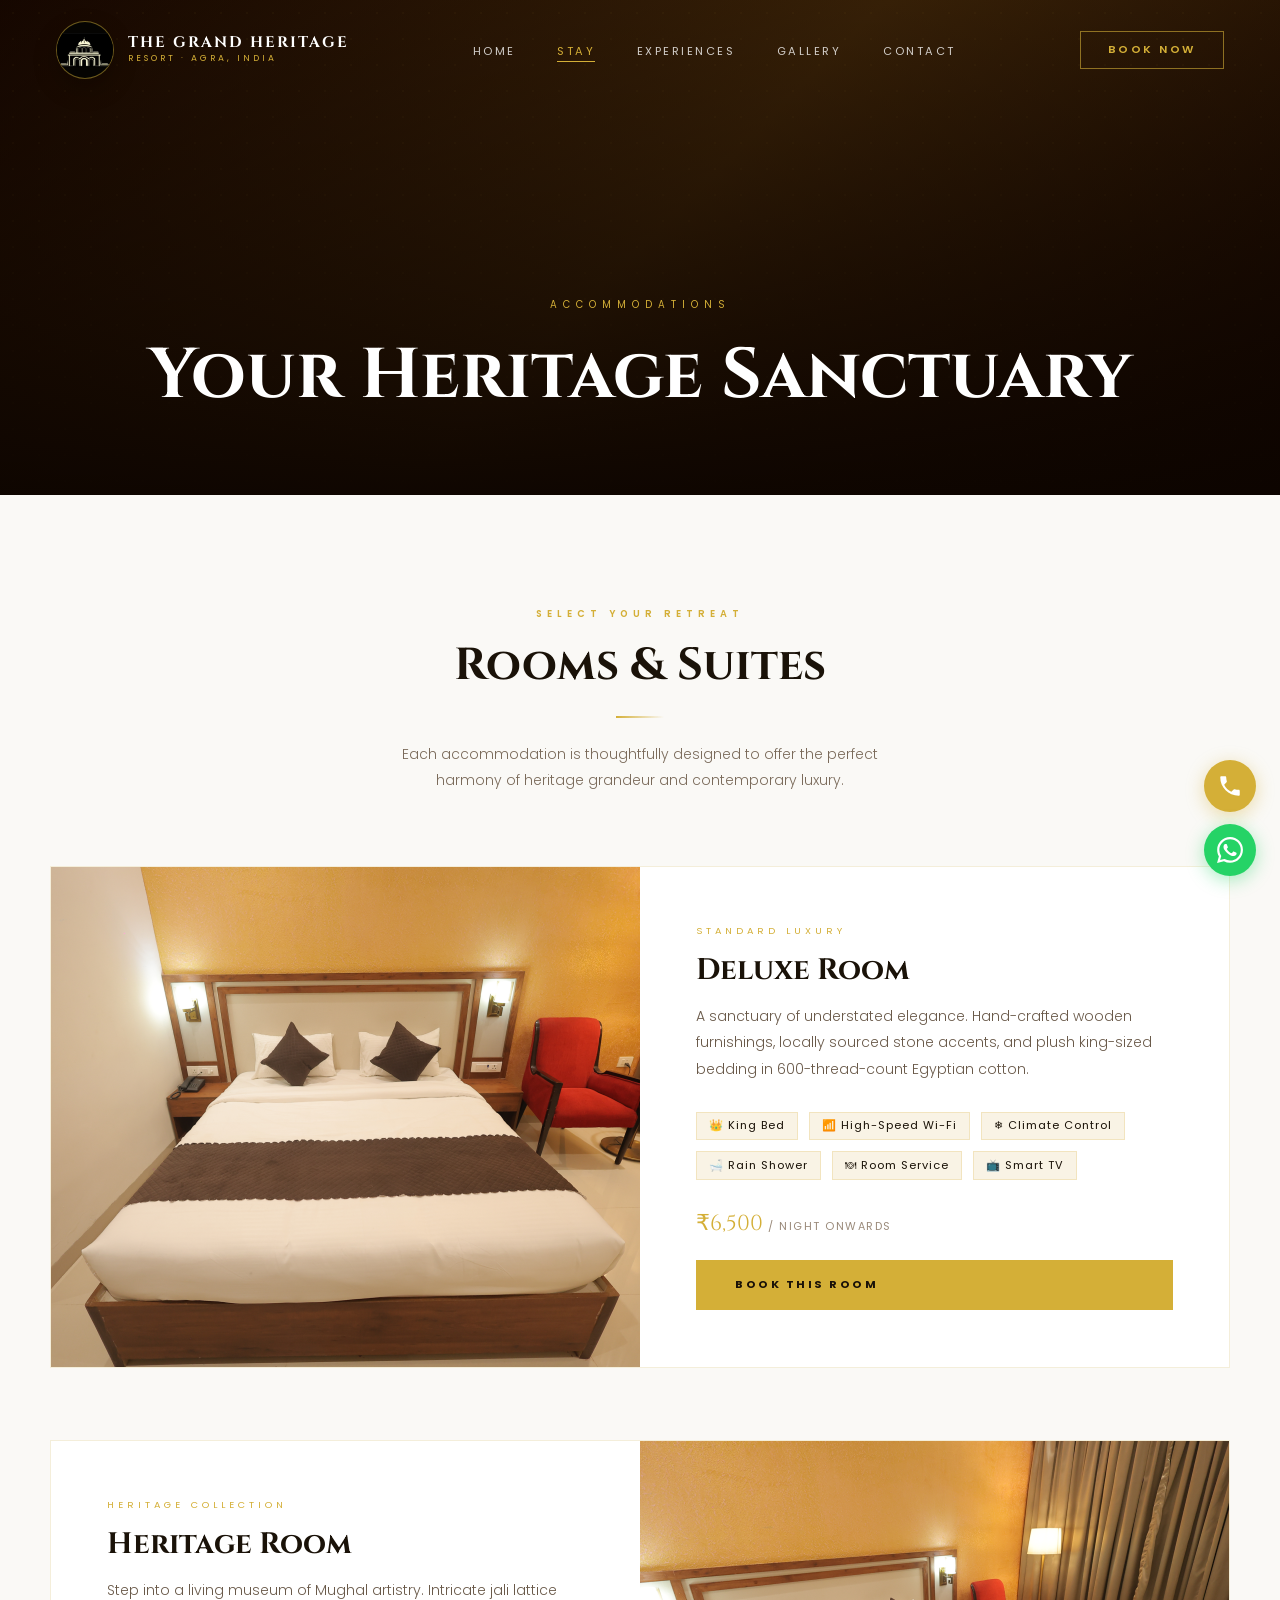
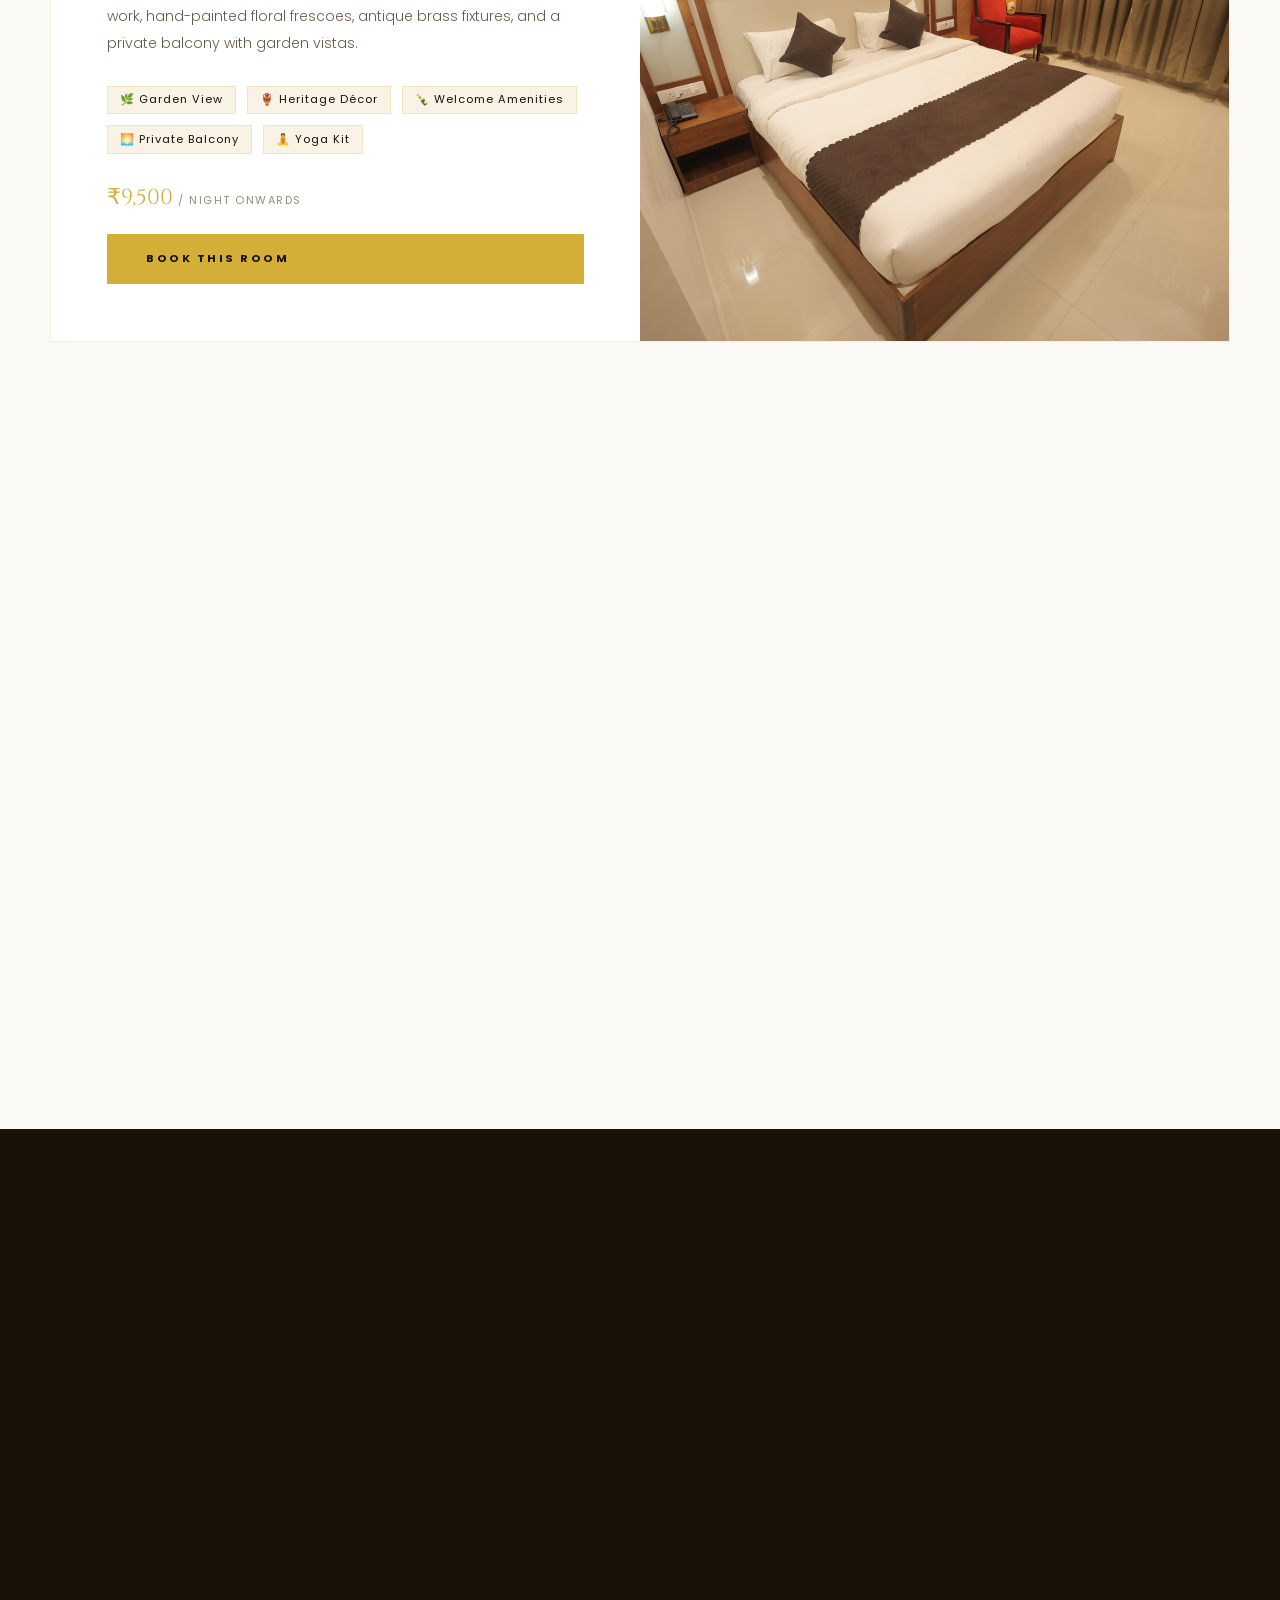
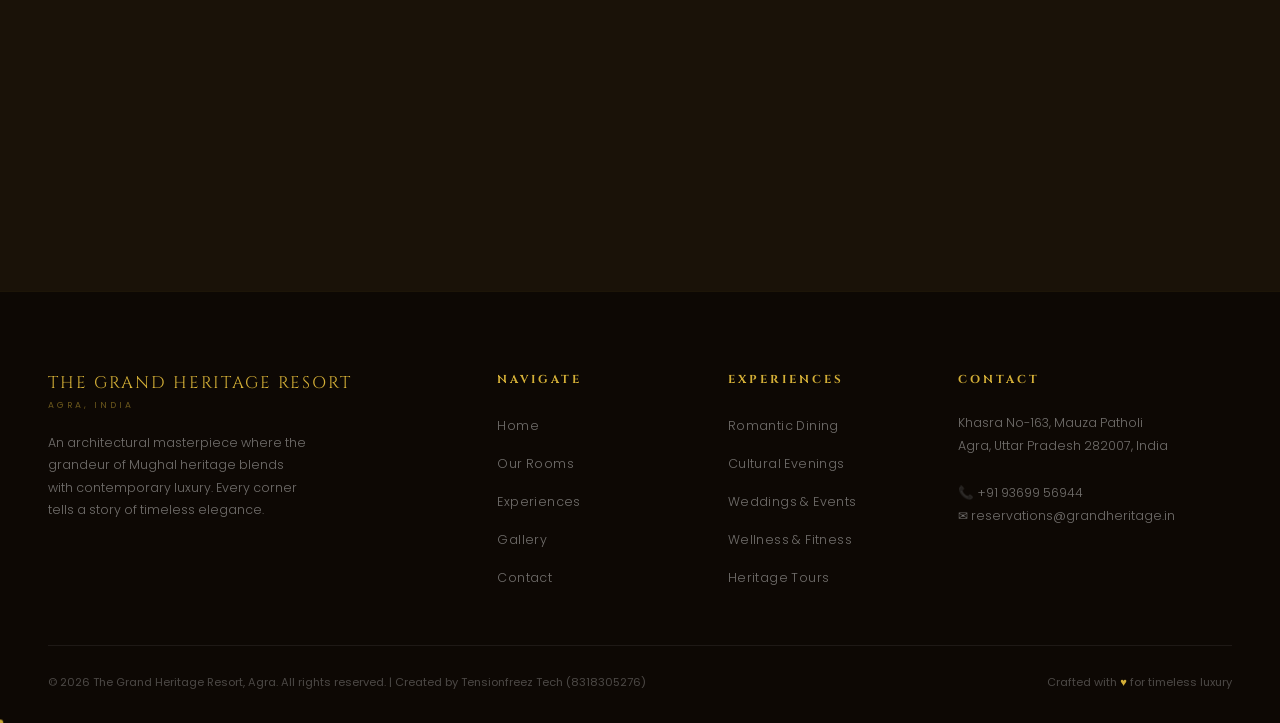
<file: stay.html>
<!DOCTYPE html>
<html lang="en">
<head>
<meta charset="UTF-8">
<meta name="viewport" content="width=device-width,initial-scale=1.0">
<meta name="description" content="The Grand Heritage Resort, Agra — Luxury Heritage Hotel">
<link rel="icon" type="image/png" href="Images/Navlogo.png">
  <title>Stay — The Grand Heritage Resort Agra</title>
<link rel="preconnect" href="https://fonts.googleapis.com"><link rel="preconnect" href="https://fonts.gstatic.com" crossorigin><link href="https://fonts.googleapis.com/css2?family=Cinzel:wght@400;600;700;900&family=Playfair+Display:ital,wght@0,400;0,700;1,400&family=Poppins:wght@300;400;500;600&display=swap" rel="stylesheet">
<link rel="stylesheet" href="style.css">
</head>
<body>
<nav class="navbar" id="navbar">
  <div class="nav-logo">
    <div class="nav-logo-crest">
      <img src="Images/Navlogo.png" alt="The Grand Heritage Resort logo" class="nav-logo-crest-img">
    </div>
    <div>
      <div class="nav-logo-text">THE GRAND HERITAGE</div>
      <div class="nav-logo-sub">Resort · Agra, India</div>
    </div>
  </div>
  <ul class="nav-links">
    <li><a href="index.html" id="nav-home">Home</a></li>
    <li><a href="stay.html" id="nav-stay"  class="active">Stay</a></li>
    <li><a href="experiences.html" id="nav-exp">Experiences</a></li>
    <li><a href="gallery.html" id="nav-gallery">Gallery</a></li>
    <li><a href="contact.html" id="nav-contact">Contact</a></li>
  </ul>
  <a href="https://the-grand-heritage-resort.roomnexa.com/" target="_blank" rel="noopener" class="nav-cta"><span>Book Now</span></a>
  <button class="hamburger" id="hamburger" aria-label="Open menu" aria-expanded="false">
    <span></span><span></span><span></span>
  </button>
</nav>
<div class="mobile-menu" id="mobileMenu" role="dialog" aria-label="Navigation">
  <button class="mobile-close" id="mobileClose" aria-label="Close menu">✕</button>
  <a href="index.html" onclick="closeMobile()">Home</a>
  <div class="mob-divider"></div>
  <a href="stay.html" onclick="closeMobile()">Stay</a>
  <div class="mob-divider"></div>
  <a href="experiences.html" onclick="closeMobile()">Experiences</a>
  <div class="mob-divider"></div>
  <a href="gallery.html" onclick="closeMobile()">Gallery</a>
  <div class="mob-divider"></div>
  <a href="contact.html" onclick="closeMobile()">Contact</a>
  <div class="mob-divider"></div>
  <a href="https://the-grand-heritage-resort.roomnexa.com/" target="_blank" rel="noopener" class="mob-book" onclick="closeMobile()">Book Now</a>
</div>

<section class="page-hero">
  <div class="page-hero-bg" style="background:linear-gradient(135deg,#1A0800,#4A2D0A,#1A0800);"></div>
  <div class="page-hero-pattern"></div>
  <div class="page-hero-overlay"></div>
  <div class="page-hero-content sr">
    <span class="hero-lbl">Accommodations</span>
    <h1>Your Heritage Sanctuary</h1>
  </div>
</section>

<section class="rooms-full">
  <div class="rooms-full-inner">
    <div style="text-align:center;margin-bottom:4.5rem;" class="sr">
      <span class="section-label">Select Your Retreat</span>
      <h2 class="section-title">Rooms & Suites</h2>
      <div class="section-divider center"></div>
      <p style="color:#7A6A5A;max-width:520px;margin:.8rem auto 0;font-size:.87rem;line-height:1.85;font-weight:300;">Each accommodation is thoughtfully designed to offer the perfect harmony of heritage grandeur and contemporary luxury.</p>
    </div>
    <div class="room-full-card  sr" data-tilt>
  <div class="room-full-img" style="background-image:url('Images/Resort%20photos/bedroom%20front%20angle.JPG');background-size:cover;background-position:center;">
  </div>
  <div class="room-full-info">
    <div class="room-type-tag">Standard Luxury</div>
    <h3 class="room-full-name">Deluxe Room</h3>
    <p class="room-full-desc">A sanctuary of understated elegance. Hand-crafted wooden furnishings, locally sourced stone accents, and plush king-sized bedding in 600-thread-count Egyptian cotton.</p>
    <div class="room-features"><span class="room-feat-tag">👑 King Bed</span><span class="room-feat-tag">📶 High-Speed Wi-Fi</span><span class="room-feat-tag">❄ Climate Control</span><span class="room-feat-tag">🛁 Rain Shower</span><span class="room-feat-tag">🍽 Room Service</span><span class="room-feat-tag">📺 Smart TV</span></div>
    <div class="room-price">₹6,500 <span>/ NIGHT ONWARDS</span></div>
    <a href="https://the-grand-heritage-resort.roomnexa.com/" target="_blank" rel="noopener" class="btn-gold">Book This Room</a>
  </div>
</div>
    <div class="room-full-card reverse sr" data-tilt>
  <div class="room-full-img" style="background-image:url('Images/Resort%20photos/bedroom%20side%20angle.JPG');background-size:cover;background-position:center;">
  </div>
  <div class="room-full-info">
    <div class="room-type-tag">Heritage Collection</div>
    <h3 class="room-full-name">Heritage Room</h3>
    <p class="room-full-desc">Step into a living museum of Mughal artistry. Intricate jali lattice work, hand-painted floral frescoes, antique brass fixtures, and a private balcony with garden vistas.</p>
    <div class="room-features"><span class="room-feat-tag">🌿 Garden View</span><span class="room-feat-tag">🏺 Heritage Décor</span><span class="room-feat-tag">🍾 Welcome Amenities</span><span class="room-feat-tag">🌅 Private Balcony</span><span class="room-feat-tag">🧘 Yoga Kit</span></div>
    <div class="room-price">₹9,500 <span>/ NIGHT ONWARDS</span></div>
    <a href="https://the-grand-heritage-resort.roomnexa.com/" target="_blank" rel="noopener" class="btn-gold">Book This Room</a>
  </div>
</div>
    <div class="room-full-card  sr" data-tilt>
  <div class="room-full-img" style="background-image:url('Images/Resort%20photos/interior%20main%20door%20entry.JPG');background-size:cover;background-position:center;">
  </div>
  <div class="room-full-info">
    <div class="room-type-tag">✦ Flagship Experience ✦</div>
    <h3 class="room-full-name">Royal Suite</h3>
    <p class="room-full-desc">The zenith of our hospitality. A sprawling 1,200 sq ft haven with dedicated living room, private dining terrace with panoramic views, and a hand-carved canopy bed of solid teak.</p>
    <div class="room-features"><span class="room-feat-tag">👑 Canopy Bed</span><span class="room-feat-tag">🌅 Panoramic View</span><span class="room-feat-tag">🤵 Private Butler</span><span class="room-feat-tag">🍾 Welcome Champagne</span><span class="room-feat-tag">🏊 Pool Access</span><span class="room-feat-tag">🚗 Airport Transfer</span></div>
    <div class="room-price">₹22,000 <span>/ NIGHT ONWARDS</span></div>
    <a href="https://the-grand-heritage-resort.roomnexa.com/" target="_blank" rel="noopener" class="btn-gold">Book This Room</a>
  </div>
</div>
  </div>
</section>

<section class="whyus">
  <div class="whyus-inner">
    <div class="sr sr-left">
      <span class="section-label">The Difference</span>
      <h2 class="section-title light">Why The Grand Heritage?</h2>
      <div class="section-divider left"></div>
      <div class="whyus-list">
        <div class="whyus-item"><div class="whyus-icon">🏰</div><div class="whyus-text"><h4>Authentic Heritage Architecture</h4><p>A lovingly preserved structure honouring Mughal craftsmanship — an experience no modern hotel can replicate.</p></div></div>
        <div class="whyus-item"><div class="whyus-icon">🌺</div><div class="whyus-text"><h4>Personalised Service</h4><p>Our staff-to-guest ratio ensures every guest receives the attentive care of a private household.</p></div></div>
        <div class="whyus-item"><div class="whyus-icon">📍</div><div class="whyus-text"><h4>Prime Agra Location</h4><p>Situated in the heart of Agra — offering seamless access to the city's greatest historical monuments.</p></div></div>
        <div class="whyus-item"><div class="whyus-icon">🍽</div><div class="whyus-text"><h4>Award-Winning Cuisine</h4><p>From royal Mughlai feasts to contemporary continental — honouring both tradition and innovation.</p></div></div>
      </div>
    </div>
    <div class="whyus-visual sr sr-right" data-tilt>
      <svg width="110" height="110" viewBox="0 0 120 120" fill="none"><circle cx="60" cy="60" r="55" stroke="#D4AF37" stroke-width=".8" opacity=".3"/><path d="M60 15 L72 45 L105 45 L80 63 L90 95 L60 77 L30 95 L40 63 L15 45 L48 45 Z" fill="#D4AF37" opacity=".11"/><text x="60" y="65" text-anchor="middle" fill="#D4AF37" font-size="9" letter-spacing="3" opacity=".65" font-family="serif">GRANDEUR</text></svg>
    </div>
  </div>
</section>

<div class="float-cta-group">
  <a href="tel:+919369956944" class="float-call" aria-label="Call Us">
    <svg viewBox="0 0 24 24"><path d="M6.62 10.79c1.44 2.83 3.76 5.14 6.59 6.59l2.2-2.2c.27-.27.67-.36 1.02-.24 1.12.37 2.33.57 3.57.57.55 0 1 .45 1 1V20c0 .55-.45 1-1 1-9.39 0-17-7.61-17-17 0-.55.45-1 1-1h3.5c.55 0 1 .45 1 1 0 1.25.2 2.45.57 3.57.11.35.03.74-.25 1.02l-2.2 2.2z"/></svg>
  </a>
  <a href="https://wa.me/919369956944?text=Hello%20I%20want%20to%20book%20a%20room%20at%20The%20Grand%20Heritage%20Resort" target="_blank" rel="noopener" class="float-wa" aria-label="WhatsApp Booking"><svg viewBox="0 0 24 24"><path d="M17.472 14.382c-.297-.149-1.758-.867-2.03-.967-.273-.099-.471-.148-.67.15-.197.297-.767.966-.94 1.164-.173.199-.347.223-.644.075-.297-.15-1.255-.463-2.39-1.475-.883-.788-1.48-1.761-1.653-2.059-.173-.297-.018-.458.13-.606.134-.133.298-.347.446-.52.149-.174.198-.298.298-.497.099-.198.05-.371-.025-.52-.075-.149-.669-1.612-.916-2.207-.242-.579-.487-.5-.669-.51-.173-.008-.371-.01-.57-.01-.198 0-.52.074-.792.372-.272.297-1.04 1.016-1.04 2.479 0 1.462 1.065 2.875 1.213 3.074.149.198 2.096 3.2 5.077 4.487.709.306 1.262.489 1.694.625.712.227 1.36.195 1.871.118.571-.085 1.758-.719 2.006-1.413.248-.694.248-1.289.173-1.413-.074-.124-.272-.198-.57-.347m-5.421 7.403h-.004a9.87 9.87 0 01-5.031-1.378l-.361-.214-3.741.982.998-3.648-.235-.374a9.86 9.86 0 01-1.51-5.26c.001-5.45 4.436-9.884 9.888-9.884 2.64 0 5.122 1.03 6.988 2.898a9.825 9.825 0 012.893 6.994c-.003 5.45-4.437 9.884-9.885 9.884m8.413-18.297A11.815 11.815 0 0012.05 0C5.495 0 .16 5.335.157 11.892c0 2.096.547 4.142 1.588 5.945L.057 24l6.305-1.654a11.882 11.882 0 005.683 1.448h.005c6.554 0 11.89-5.335 11.893-11.893a11.821 11.821 0 00-3.48-8.413z"/></svg></a>
</div>
<footer>
  <div class="footer-grid">
    <div class="footer-brand footer-col">
      <div style="font-family:'Cinzel',serif;font-size:1.05rem;color:var(--gold);letter-spacing:2px;">THE GRAND HERITAGE RESORT</div>
      <div style="font-size:.55rem;letter-spacing:3px;color:rgba(212,175,55,.48);margin-top:.35rem;text-transform:uppercase;">Agra, India</div>
      <p>An architectural masterpiece where the grandeur of Mughal heritage blends with contemporary luxury. Every corner tells a story of timeless elegance.</p>
    </div>
    <div class="footer-col">
      <h4>Navigate</h4>
      <ul><li><a href="index.html">Home</a></li><li><a href="stay.html">Our Rooms</a></li><li><a href="experiences.html">Experiences</a></li><li><a href="gallery.html">Gallery</a></li><li><a href="contact.html">Contact</a></li></ul>
    </div>
    <div class="footer-col">
      <h4>Experiences</h4>
      <ul><li><a href="experiences.html">Romantic Dining</a></li><li><a href="experiences.html">Cultural Evenings</a></li><li><a href="experiences.html">Weddings &amp; Events</a></li><li><a href="experiences.html">Wellness &amp; Fitness</a></li><li><a href="experiences.html">Heritage Tours</a></li></ul>
    </div>
    <div class="footer-col">
      <h4>Contact</h4>
      <p>Khasra No-163, Mauza Patholi<br>Agra, Uttar Pradesh 282007, India</p><br>
      <p>📞 <a href="tel:+919369956944" style="color:inherit;">+91 93699 56944</a></p><p>✉ reservations@grandheritage.in</p>
    </div>
  </div>
  <div class="footer-bottom">
    <span>© 2026 The Grand Heritage Resort, Agra. All rights reserved. | Created by Tensionfreez Tech (8318305276)</span>
    <span>Crafted with <span class="footer-gold">♥</span> for timeless luxury</span>
  </div>
</footer>
<script src="script.js" defer></script>
<script>
(function(){var el=document.getElementById('nav-stay');if(el)el.classList.add('active');})();
</script>
</body>
</html>
</file>
<file: style.css>
/* ================================================================
   THE GRAND HERITAGE RESORT — style.css
   Fixes: blur, mobile, navbar, gallery, performance
   ================================================================ */

/* ----------------------------------------------------------------
   1. DESIGN TOKENS
   ---------------------------------------------------------------- */
:root {
  --gold:        #D4AF37;
  --gold-light:  #E8C84A;
  --gold-dark:   #B8962E;
  --gold-glow:   rgba(212,175,55,.35);
  --ivory:       #FAF9F6;
  --white:       #ffffff;
  --dark:        #1A1208;
  --charcoal:    #2C2416;
  --text-muted:  rgba(255,255,255,.65);
  --ease-out:    cubic-bezier(0.23, 1, 0.32, 1);
  --ease-spring: cubic-bezier(0.34, 1.56, 0.64, 1);
}

/* ----------------------------------------------------------------
   2. RESET & BASE
   ---------------------------------------------------------------- */
*, *::before, *::after { box-sizing: border-box; margin: 0; padding: 0; }
html { scroll-behavior: smooth; overflow-x: hidden; }
body {
  font-family: 'Poppins', sans-serif;
  background: var(--ivory);
  color: var(--dark);
  overflow-x: hidden;
  -webkit-font-smoothing: antialiased;
  -moz-osx-font-smoothing: grayscale;
}
img { max-width: 100%; display: block; }
a  { text-decoration: none; color: inherit; }

/* ----------------------------------------------------------------
   3. SCROLL PROGRESS BAR
   ---------------------------------------------------------------- */
.scroll-progress {
  position: fixed; top: 0; left: 0; height: 2px;
  background: linear-gradient(to right, var(--gold-dark), var(--gold), var(--gold-light));
  width: 0; z-index: 99999;
  box-shadow: 0 0 8px rgba(212,175,55,.6);
  transition: width .1s linear;
  pointer-events: none;
}

/* ----------------------------------------------------------------
   4. CUSTOM CURSOR (desktop only)
   ---------------------------------------------------------------- */
.cursor-dot {
  position: fixed; width: 7px; height: 7px;
  background: var(--gold); border-radius: 50%;
  pointer-events: none; z-index: 99998;
  transform: translate(-50%,-50%);
  transition: opacity .3s;
  mix-blend-mode: difference;
}
.cursor-ring {
  position: fixed; width: 34px; height: 34px;
  border: 1px solid rgba(212,175,55,.65);
  border-radius: 50%; pointer-events: none;
  z-index: 99997; transform: translate(-50%,-50%);
  transition: width .3s, height .3s, border-color .3s, background .3s;
}
.cursor-ring.hovering {
  width: 54px; height: 54px;
  border-color: var(--gold);
  background: rgba(212,175,55,.05);
}
@media (min-width: 769px) {
  body { cursor: none; }
  a, button, [role="button"] { cursor: none; }
}

/* ----------------------------------------------------------------
   5. NAVBAR — glassmorphism, responsive
   ---------------------------------------------------------------- */
.navbar {
  position: fixed; top: 0; left: 0; right: 0;
  z-index: 1000;
  padding: 1.3rem 3.5rem;
  display: flex; align-items: center; justify-content: space-between;
  transition: padding .45s var(--ease-out), background .45s, box-shadow .45s;
}
.navbar.scrolled {
  padding: .8rem 3.5rem;
  background: rgba(20,12,4,.92);
  backdrop-filter: blur(20px) saturate(150%);
  -webkit-backdrop-filter: blur(20px) saturate(150%);
  box-shadow: 0 1px 0 rgba(212,175,55,.1), 0 8px 40px rgba(0,0,0,.45);
}

/* Logo */
.nav-logo { display: flex; align-items: center; gap: .85rem; }
.nav-logo > div:last-child {
  display: flex;
  flex-direction: column;
  justify-content: center;
  gap: .18rem;
  transform: translateY(-1px);
}
.nav-logo-crest {
  width: 58px; height: 58px;
  border: 1px solid rgba(212,175,55,.5);
  border-radius: 50%;
  display: flex; align-items: center; justify-content: center;
  overflow: hidden;
  background: #050402;
  box-shadow: 0 10px 24px rgba(0,0,0,.22);
  flex-shrink: 0;
  padding: 4px;
}
.nav-logo-crest-img {
  width: 100%;
  height: 100%;
  object-fit: contain;
  object-position: center;
  transform: scale(1.55);
}
.nav-logo-text {
  font-family: 'Cinzel', serif; font-size: .95rem;
  font-weight: 700; color: #fff; letter-spacing: 2px; line-height: 1.08;
}
.nav-logo-sub {
  font-size: .55rem; letter-spacing: 3px;
  color: var(--gold); font-weight: 400; text-transform: uppercase; line-height: 1;
}

/* Nav links */
.nav-links { display: flex; gap: 2.6rem; list-style: none; }
.nav-links a {
  font-size: .7rem; letter-spacing: 2.5px; text-transform: uppercase;
  color: rgba(255,255,255,.78); font-weight: 400;
  position: relative; transition: color .3s;
  padding-bottom: 3px;
}
.nav-links a::after {
  content: ''; position: absolute; bottom: 0; left: 0;
  width: 0; height: 1px; background: var(--gold);
  transition: width .35s var(--ease-out);
}
.nav-links a:hover, .nav-links a.active { color: var(--gold); }
.nav-links a:hover::after, .nav-links a.active::after { width: 100%; }

/* Book Now button */
.nav-cta {
  font-size: .7rem; letter-spacing: 2.5px; text-transform: uppercase;
  font-weight: 600; color: var(--gold);
  padding: .6rem 1.7rem;
  border: 1px solid rgba(212,175,55,.6);
  position: relative; overflow: hidden;
  transition: color .35s;
}
.nav-cta::before {
  content: ''; position: absolute;
  inset: 0; background: var(--gold);
  transform: translateY(101%); transition: transform .35s;
}
.nav-cta:hover { color: var(--dark); }
.nav-cta:hover::before { transform: translateY(0); }
.nav-cta span { position: relative; z-index: 1; }

/* Hamburger */
.hamburger {
  display: none; flex-direction: column; gap: 5px;
  background: none; border: none; cursor: pointer; padding: 6px;
}
.hamburger span {
  display: block; width: 22px; height: 1.5px;
  background: var(--gold);
  transition: transform .35s var(--ease-out), opacity .3s, width .3s;
  transform-origin: center;
}
.hamburger.open span:nth-child(1) { transform: translateY(6.5px) rotate(45deg); }
.hamburger.open span:nth-child(2) { opacity: 0; width: 0; }
.hamburger.open span:nth-child(3) { transform: translateY(-6.5px) rotate(-45deg); }
body.menu-open .hamburger {
  opacity: 0;
  pointer-events: none;
}

/* Mobile menu overlay */
.mobile-menu {
  position: fixed; inset: 0;
  background: rgba(10, 5, 2, 0.96);
  backdrop-filter: blur(25px);
  -webkit-backdrop-filter: blur(25px);
  z-index: 1100;
  display: flex; flex-direction: column;
  align-items: center; justify-content: center; gap: 2.2rem;
  opacity: 0; pointer-events: none;
  transition: opacity .4s var(--ease-out);
}
.mobile-menu.open { opacity: 1; pointer-events: all; }
.mobile-menu a {
  font-family: 'Cinzel', serif; font-size: 1.3rem;
  letter-spacing: 3px; color: rgba(255,255,255,.75);
  transition: color .3s; text-transform: uppercase;
}
.mobile-menu a:hover { color: var(--gold); }
.mobile-menu .mob-divider { width: 36px; height: 1px; background: rgba(212,175,55,.2); }
.mobile-menu .mob-book {
  margin-top: .5rem;
  background: var(--gold); color: var(--dark);
  padding: .85rem 2.5rem;
  font-size: .72rem; letter-spacing: 3px; font-family: 'Cinzel', serif;
}
.mobile-close {
  position: absolute; top: 1.8rem; right: 1.8rem;
  background: none; border: 1px solid rgba(212,175,55,.35);
  color: var(--gold); width: 40px; height: 40px;
  cursor: pointer; font-size: 1.1rem;
  display: flex; align-items: center; justify-content: center;
  line-height: 1;
  z-index: 1101;
  transition: border-color .3s, background .3s;
}
.mobile-close:hover { border-color: var(--gold); background: rgba(212,175,55,.1); }

/* ----------------------------------------------------------------
   6. SHARED SECTION STYLES
   ---------------------------------------------------------------- */
.section-label {
  display: inline-block; font-size: .6rem;
  letter-spacing: 5px; text-transform: uppercase;
  color: var(--gold); font-weight: 600; margin-bottom: 1.1rem;
}
.section-title {
  font-family: 'Cinzel', serif;
  font-size: clamp(1.8rem, 3.5vw, 2.8rem);
  font-weight: 700; line-height: 1.2; color: var(--dark);
}
.section-title.light { color: #fff; }
.section-divider {
  height: 2px;
  background: linear-gradient(to right, var(--gold), transparent);
  margin: 1.5rem 0; width: 0;
  transition: width .9s var(--ease-out);
}
.section-divider.animated { width: 48px; }
.section-divider.center { margin: 1.5rem auto; }

/* ----------------------------------------------------------------
   7. BUTTONS
   ---------------------------------------------------------------- */
.btn-gold {
  display: inline-flex; align-items: center; gap: .55rem;
  background: var(--gold); color: var(--dark);
  font-size: .7rem; letter-spacing: 2.5px;
  text-transform: uppercase; font-weight: 700;
  padding: .95rem 2.4rem;
  border: 1.5px solid var(--gold);
  position: relative; overflow: hidden;
  transition: all .4s var(--ease-out);
}
.btn-gold:hover {
  background: transparent; color: var(--gold);
  transform: translateY(-3px);
  box-shadow: 0 8px 28px var(--gold-glow);
}
.btn-gold:active { transform: translateY(1px); }

.btn-outline {
  display: inline-flex; align-items: center; gap: .55rem;
  background: transparent; color: rgba(255,255,255,.82);
  font-size: .7rem; letter-spacing: 2.5px;
  text-transform: uppercase; font-weight: 400;
  padding: .95rem 2.4rem;
  border: 1px solid rgba(255,255,255,.32);
  transition: all .4s var(--ease-out);
}
.btn-outline:hover {
  border-color: var(--gold); color: var(--gold);
  transform: translateY(-3px);
}
.btn-gold:active, .btn-outline:active { transform: translateY(1px); }

/* Ripple */
.btn-ripple {
  position: absolute; border-radius: 50%;
  background: rgba(255,255,255,.28);
  transform: scale(0);
  animation: ripple .65s linear;
  pointer-events: none;
}
@keyframes ripple { to { transform: scale(4); opacity: 0; } }

/* ----------------------------------------------------------------
   8. FLOATING WHATSAPP — FIX position, size, no overlap
   ---------------------------------------------------------------- */
.float-cta-group {
  position: fixed; bottom: 1.5rem; right: 1.5rem;
  z-index: 9990;
  display: flex; flex-direction: column; gap: 12px;
}
.float-wa, .float-call {
  position: relative; width: 52px; height: 52px;
  border-radius: 50%; display: flex; align-items: center; justify-content: center;
  transition: transform .3s var(--ease-spring), box-shadow .3s;
}
.float-wa {
  background: #25D366;
  box-shadow: 0 4px 18px rgba(37,211,102,.4);
  animation: waFloat 3s ease-in-out infinite;
}
.float-call {
  background: var(--gold);
  box-shadow: 0 4px 18px rgba(212,175,55,.4);
  animation: waFloat 3s ease-in-out infinite;
  animation-delay: 1.5s;
}
.float-wa:hover {
  transform: scale(1.15) translateY(-3px) !important;
  animation: none;
  box-shadow: 0 8px 32px rgba(37,211,102,.55), 0 0 0 6px rgba(37,211,102,.12);
}
.float-call:hover {
  transform: scale(1.15) translateY(-3px) !important;
  animation: none;
  box-shadow: 0 8px 32px rgba(212,175,55,.55), 0 0 0 6px rgba(212,175,55,.12);
}
.float-wa svg, .float-call svg { width: 26px; height: 26px; fill: #fff; }
@keyframes waFloat { 0%,100%{transform:translateY(0)} 50%{transform:translateY(-5px)} }
@keyframes waPulse {
  0%  { box-shadow: 0 4px 18px rgba(37,211,102,.4), 0 0 0 0 rgba(37,211,102,.25); }
  60% { box-shadow: 0 4px 24px rgba(37,211,102,.5), 0 0 0 12px rgba(37,211,102,0); }
  100%{ box-shadow: 0 4px 18px rgba(37,211,102,.4), 0 0 0 0 rgba(37,211,102,0); }
}

/* ----------------------------------------------------------------
   9. SCROLL REVEAL
   ---------------------------------------------------------------- */
.sr {
  opacity: 0; transform: translateY(45px) scale(.97);
  transition: opacity .8s var(--ease-out), transform .8s var(--ease-out);
  will-change: opacity, transform;
}
.sr.visible { opacity: 1; transform: none; }
.sr-left  { opacity: 0; transform: translateX(-55px); transition: opacity .8s var(--ease-out), transform .8s var(--ease-out); }
.sr-right { opacity: 0; transform: translateX(55px);  transition: opacity .8s var(--ease-out), transform .8s var(--ease-out); }
.sr-left.visible, .sr-right.visible { opacity: 1; transform: none; }
.sr-d1 { transition-delay: .08s !important; }
.sr-d2 { transition-delay: .16s !important; }
.sr-d3 { transition-delay: .24s !important; }
.sr-d4 { transition-delay: .32s !important; }
.sr-d5 { transition-delay: .40s !important; }

/* ----------------------------------------------------------------
   10. HERO — FIX BLUR ISSUE
   ---------------------------------------------------------------- */
.hero {
  position: relative; height: 100vh; min-height: 580px;
  overflow: hidden;
  display: flex; align-items: center; justify-content: center;
}

/* Background image — NO blur, clean */
.hero-bg {
  position: absolute; inset: -5%;
  background-size: cover;
  background-position: center 30%;
  /* FIX: removed backdrop-filter, no blur, only gentle animation */
  will-change: transform;
}

/* Single clean overlay — not too dark so hotel image visible */
.hero-overlay {
  position: absolute; inset: 0;
  background: linear-gradient(
    175deg,
    rgba(12,6,2,.48) 0%,
    rgba(15,8,2,.28) 40%,
    rgba(12,6,2,.62) 100%
  );
}

/* Vignette for depth — no blur */
.hero-vignette {
  position: absolute; inset: 0;
  background: radial-gradient(ellipse at center, transparent 42%, rgba(8,4,0,.48) 100%);
  pointer-events: none;
}

/* Hero content — REMOVE glass blur */
.hero-content {
  position: relative; z-index: 2;
  text-align: center; padding: 0 2rem;
  max-width: 880px;
  will-change: transform;
}
/* NO .hero-glass blur element — that was causing blur */

.hero-label {
  font-size: .6rem; letter-spacing: 7px; text-transform: uppercase;
  color: var(--gold); margin-bottom: 1.8rem; display: block;
}
.hero-title {
  font-family: 'Cinzel', serif;
  font-size: clamp(2.2rem, 5vw, 4.8rem);
  font-weight: 700; color: #fff; line-height: 1.12;
  margin-bottom: 1.5rem;
  text-shadow: 0 2px 24px rgba(0,0,0,.35);
  letter-spacing: 1px;
}
.hero-title em {
  color: var(--gold); font-style: normal;
  text-shadow: 0 0 18px rgba(212,175,55,.55), 0 0 50px rgba(212,175,55,.2);
}
.hero-sub {
  font-size: clamp(.85rem, 1.6vw, 1.05rem);
  color: rgba(255,255,255,.75); font-weight: 300;
  letter-spacing: 1.5px; margin-bottom: 3rem; line-height: 1.7;
}
.hero-btns {
  display: flex; gap: 1.2rem; justify-content: center; flex-wrap: wrap;
}

/* Scroll indicator */
.scroll-ind {
  position: absolute; bottom: 2.2rem; left: 50%;
  transform: translateX(-50%); z-index: 2;
  display: flex; flex-direction: column; align-items: center; gap: .5rem;
  color: rgba(255,255,255,.42); font-size: .56rem; letter-spacing: 4px; text-transform: uppercase;
}
.scroll-line {
  width: 1px; height: 40px;
  background: linear-gradient(var(--gold), transparent);
  animation: scrollPulse 2.1s infinite;
}
@keyframes scrollPulse {
  0%   { transform: scaleY(0); transform-origin: top; opacity: 0; }
  40%  { transform: scaleY(1); transform-origin: top; opacity: 1; }
  80%  { transform: scaleY(1); transform-origin: bottom; opacity: 1; }
  100% { transform: scaleY(0); transform-origin: bottom; opacity: 0; }
}

/* Hero load animations */
@keyframes fadeUp { from { opacity:0; transform:translateY(28px); } to { opacity:1; transform:none; } }

/* ----------------------------------------------------------------
   11. INTRO STRIP
   ---------------------------------------------------------------- */
.intro-strip {
  background: var(--dark);
  padding: 1.6rem 3rem;
  display: flex; align-items: center; justify-content: center;
  gap: 2.5rem; flex-wrap: wrap;
  border-top: 1px solid rgba(212,175,55,.1);
}
.strip-item {
  display: flex; align-items: center; gap: .7rem;
  color: rgba(255,255,255,.58); font-size: .7rem;
  letter-spacing: 1.4px; font-weight: 300;
}
.strip-sep { width: 1px; height: 20px; background: rgba(255,255,255,.1); }

/* ----------------------------------------------------------------
   12. LOGO SECTION (replaces 25+ years)
   ---------------------------------------------------------------- */
.logo-section {
  background: var(--white);
  padding: 4rem 2rem;
  display: flex; flex-direction: column;
  align-items: center; justify-content: center;
  text-align: center;
  border-top: 1px solid rgba(212,175,55,.12);
  border-bottom: 1px solid rgba(212,175,55,.12);
}
.logo-section .logo-frame {
  width: min(100%, 460px);
  background: #050402;
  padding: .5rem;
  border: 1px solid rgba(212,175,55,.18);
  box-shadow: 0 18px 38px rgba(16,10,4,.14);
}
.logo-section .logo-img {
  width: 100%;
  height: auto;
  margin: 0 auto;
  transition: filter .4s, transform .4s;
}
.logo-section .logo-img:hover {
  transform: scale(1.04);
}
.logo-section .logo-tagline {
  margin-top: 1.2rem;
  font-size: .62rem; letter-spacing: 5px;
  text-transform: uppercase; color: rgba(0,0,0,.4);
  font-weight: 300;
}
/* Decorative gold line around logo section */
.logo-section .logo-ornament {
  display: flex; align-items: center; gap: 1rem; margin-bottom: 1.5rem;
}
.logo-section .logo-ornament::before,
.logo-section .logo-ornament::after {
  content: ''; flex: 1; max-width: 80px; height: 1px;
  background: linear-gradient(to right, transparent, var(--gold), transparent);
}
.logo-section .logo-ornament span {
  color: var(--gold); font-size: .7rem; letter-spacing: 4px;
}

/* ----------------------------------------------------------------
   13. HERITAGE SECTION
   ---------------------------------------------------------------- */
.heritage-section { padding: 8rem 3rem; background: var(--ivory); }
.heritage-inner {
  max-width: 1180px; margin: 0 auto;
  display: grid; grid-template-columns: 1fr 1fr;
  gap: 6rem; align-items: center;
}
.heritage-img-bg {
  background: linear-gradient(145deg,#5C3D10,#2A1800);
  width: 100%; height: 520px;
  display: flex; align-items: center; justify-content: center;
  position: relative; overflow: hidden;
  transition: box-shadow .4s;
}
.heritage-img-bg:hover { box-shadow: 0 28px 70px rgba(212,175,55,.14); }
.heritage-corner {
  position: absolute;
  border-style: solid; border-color: rgba(212,175,55,.38);
  width: 0; height: 0; border-width: 0;
  transition: width .7s var(--ease-out), height .7s var(--ease-out);
}
.heritage-corner.drawn { width: 56px; height: 56px; }
.tl { top:1.3rem;left:1.3rem; border-top-width:1.5px; border-left-width:1.5px; }
.tr { top:1.3rem;right:1.3rem;border-top-width:1.5px;border-right-width:1.5px; }
.bl { bottom:1.3rem;left:1.3rem;border-bottom-width:1.5px;border-left-width:1.5px; }
.br { bottom:1.3rem;right:1.3rem;border-bottom-width:1.5px;border-right-width:1.5px; }
.heritage-text p { color:#6A5A4A;line-height:2;font-size:.9rem;margin-bottom:1.5rem;font-weight:300; }

/* ----------------------------------------------------------------
   14. ROOM CARDS
   ---------------------------------------------------------------- */
.rooms-section { padding: 8rem 3rem; background: #F7F3EA; }
.rooms-header { text-align:center;max-width:580px;margin:0 auto 5.5rem; }
.rooms-header p { color:#8A7A6A;font-size:.86rem;line-height:1.85;font-weight:300;margin-top:.9rem; }
.rooms-grid {
  max-width: 1200px; margin: 0 auto;
  display: grid; grid-template-columns: repeat(3,1fr); gap: 1.4rem;
}
.room-card {
  position: relative; overflow: hidden;
  transform-style: preserve-3d; perspective: 1000px;
  transition: transform .12s linear, box-shadow .4s;
}
.room-card-img {
  height: 420px; overflow: hidden;
  display: flex; align-items: center; justify-content: center;
}
.room-card-placeholder {
  width:100%;height:100%;
  display:flex;flex-direction:column;align-items:center;justify-content:center;gap:.8rem;
  transition: transform .7s var(--ease-out);
}
.room-card:hover .room-card-placeholder { transform: scale(1.07); }
.room-card:hover {
  box-shadow: 0 28px 70px rgba(0,0,0,.3), 0 0 0 1px rgba(212,175,55,.1);
}
.room-overlay {
  position:absolute;inset:0;
  background:linear-gradient(to top,rgba(14,6,2,.94) 0%,rgba(14,6,2,.3) 50%,transparent 80%);
  pointer-events:none;
}
.room-info { position:absolute;bottom:0;left:0;right:0;padding:2rem; transition:transform .4s var(--ease-out); }
.room-card:hover .room-info { transform: translateY(-8px); }
.room-name { font-family:'Cinzel',serif;font-size:1.15rem;color:#fff;margin-bottom:.45rem;letter-spacing:.8px; }
.room-desc { font-size:.76rem;color:rgba(255,255,255,.66);line-height:1.7;margin-bottom:1.1rem;font-weight:300; }
.room-amen { display:flex;gap:.9rem;margin-bottom:1.1rem;flex-wrap:wrap; }
.room-amen span { font-size:.65rem;color:rgba(212,175,55,.88);letter-spacing:.8px; }
.room-btn {
  font-size:.66rem;letter-spacing:2px;text-transform:uppercase;color:var(--gold);
  display:inline-flex;align-items:center;gap:.35rem;
  transition:gap .3s;
}
.room-btn:hover { gap:.7rem; }

/* ----------------------------------------------------------------
   15. EXPERIENCE STRIP
   ---------------------------------------------------------------- */
.exp-section {
  position:relative;height:68vh;min-height:480px;
  display:flex;align-items:center;justify-content:center;overflow:hidden;
}
.exp-bg { position:absolute;inset:0;background:linear-gradient(145deg,#1A0800,#4A2A0A 40%,#1A0800);will-change:transform; }
.exp-overlay { position:absolute;inset:0;background:rgba(10,4,2,.58); }
.exp-content { position:relative;z-index:2;text-align:center;padding:0 2rem;max-width:800px; }
.exp-ornament { font-size:.6rem;letter-spacing:6px;text-transform:uppercase;color:rgba(212,175,55,.58);margin-bottom:1.8rem;display:block; }
.exp-quote {
  font-family:'Playfair Display',serif;
  font-size:clamp(1.5rem,3.2vw,2.7rem);
  color:#fff;line-height:1.45;margin-bottom:1.6rem;font-style:italic;
}
.exp-quote strong { color:var(--gold);font-style:normal;font-weight:400; }
.exp-para { color:rgba(255,255,255,.6);line-height:2;max-width:520px;margin:0 auto 2.8rem;font-size:.86rem;font-weight:300; }

/* ----------------------------------------------------------------
   16. AMENITIES
   ---------------------------------------------------------------- */
.amen-section { padding:8rem 3rem;background:var(--ivory); }
.amen-header { text-align:center;margin-bottom:4.5rem; }
.amen-grid { max-width:1080px;margin:0 auto;display:grid;grid-template-columns:repeat(5,1fr);gap:1.4rem; }
.amen-card {
  text-align:center;padding:2.5rem 1rem;
  border:1px solid rgba(212,175,55,.16);background:#fff;
  position:relative;overflow:hidden;
  transition:transform .12s linear,box-shadow .4s,border-color .3s;
  transform-style:preserve-3d;
}
.amen-card::before {
  content:'';position:absolute;bottom:0;left:0;right:0;height:2px;
  background:var(--gold);transform:scaleX(0);
  transition:transform .4s var(--ease-out);transform-origin:left;
}
.amen-card:hover { box-shadow:0 20px 55px rgba(0,0,0,.1),0 0 0 1px rgba(212,175,55,.18); }
.amen-card:hover::before { transform:scaleX(1); }
.amen-icon { font-size:2rem;margin-bottom:1.1rem;display:block;transition:transform .4s var(--ease-spring); }
.amen-card:hover .amen-icon { transform:translateY(-4px) scale(1.12); }
.amen-name { font-family:'Cinzel',serif;font-size:.75rem;letter-spacing:2px;color:var(--dark);margin-bottom:.5rem;text-transform:uppercase; }
.amen-desc { font-size:.72rem;color:#9A8A7A;line-height:1.65;font-weight:300; }

/* ----------------------------------------------------------------
   17. TESTIMONIALS
   ---------------------------------------------------------------- */
.testi-section { padding:8rem 3rem;background:var(--dark); }
.testi-header { text-align:center;margin-bottom:4.5rem; }
.testi-grid { max-width:1100px;margin:0 auto;display:grid;grid-template-columns:repeat(3,1fr);gap:1.4rem; }
.testi-card {
  background:rgba(255,255,255,.03);border:1px solid rgba(255,255,255,.07);
  padding:2.5rem 2rem;
  position:relative;overflow:hidden;
  transition:transform .12s linear,box-shadow .4s,border-color .3s,background .3s;
  transform-style:preserve-3d;
}
.testi-card::after {
  content:'"';position:absolute;top:1.5rem;right:1.8rem;
  font-family:'Playfair Display',serif;font-size:4.5rem;line-height:1;
  color:rgba(212,175,55,.07);pointer-events:none;
}
.testi-card:hover { border-color:rgba(212,175,55,.18);background:rgba(212,175,55,.025); }
.testi-stars { color:var(--gold);font-size:.82rem;margin-bottom:1.3rem;letter-spacing:3px; }
.testi-text { font-size:.86rem;color:rgba(255,255,255,.65);line-height:1.9;font-style:italic;margin-bottom:1.6rem;font-family:'Playfair Display',serif; }
.testi-author { font-family:'Cinzel',serif;font-size:.73rem;letter-spacing:2px;color:var(--gold); }
.testi-loc { font-size:.66rem;color:rgba(255,255,255,.32);margin-top:.3rem;letter-spacing:.8px; }

/* ----------------------------------------------------------------
   18. CTA BANNER
   ---------------------------------------------------------------- */
.cta-banner {
  padding:6.5rem 3rem;
  background:linear-gradient(135deg,#111,#1A1208 40%,#111);
  text-align:center;border-top:1px solid rgba(212,175,55,.1);
  position:relative;overflow:hidden;
}
.cta-banner::before {
  content:'';position:absolute;width:560px;height:560px;border-radius:50%;
  background:radial-gradient(circle,rgba(212,175,55,.065),transparent 70%);
  top:50%;left:50%;transform:translate(-50%,-50%);pointer-events:none;
}
.cta-banner h2 { font-family:'Cinzel',serif;font-size:clamp(1.7rem,3.2vw,2.6rem);color:#fff;margin-bottom:.9rem;font-weight:600;letter-spacing:1.5px; }
.cta-banner p { color:rgba(255,255,255,.48);font-size:.87rem;margin-bottom:2.6rem;font-weight:300; }
.btn-wa {
  display:inline-flex;align-items:center;gap:.75rem;
  background:#25D366;color:#fff;
  font-size:.72rem;letter-spacing:2.5px;text-transform:uppercase;font-weight:700;
  padding:.95rem 2.6rem;
  transition:all .4s var(--ease-out);
}
.btn-wa:hover { background:#1fb859;transform:translateY(-3px);box-shadow:0 10px 32px rgba(37,211,102,.35); }

/* ----------------------------------------------------------------
   19. FOOTER
   ---------------------------------------------------------------- */
footer { background:#0D0804;color:var(--ivory);padding:5rem 3rem 2rem;border-top:1px solid rgba(212,175,55,.08); }
.footer-grid { display:grid;grid-template-columns:2.2fr 1fr 1fr 1.5fr;gap:3rem;margin-bottom:3.5rem; }
.footer-brand p { margin-top:1.2rem;font-size:.8rem;line-height:1.85;color:rgba(255,255,255,.42);max-width:260px;font-weight:300; }
.footer-col h4 { font-family:'Cinzel',serif;font-size:.72rem;letter-spacing:3px;color:var(--gold);margin-bottom:1.6rem;text-transform:uppercase; }
.footer-col ul { list-style:none;display:flex;flex-direction:column;gap:.8rem; }
.footer-col ul li a { font-size:.78rem;color:rgba(255,255,255,.42);transition:color .3s,padding-left .3s var(--ease-out);letter-spacing:.4px;font-weight:300; }
.footer-col ul li a:hover { color:var(--gold);padding-left:5px; }
.footer-col p { font-size:.78rem;color:rgba(255,255,255,.42);line-height:1.8;font-weight:300; }
.footer-bottom { border-top:1px solid rgba(255,255,255,.07);padding-top:1.8rem;display:flex;justify-content:space-between;align-items:center;font-size:.7rem;color:rgba(255,255,255,.26); }
.footer-gold { color:var(--gold); }

/* ----------------------------------------------------------------
   20. 3D TILT (mouse-based, desktop only)
   ---------------------------------------------------------------- */
[data-tilt] {
  transform-style: preserve-3d;
  transition: transform .12s linear, box-shadow .4s;
  will-change: transform;
}

/* ----------------------------------------------------------------
   21. PAGE HERO (inner pages)
   ---------------------------------------------------------------- */
.page-hero {
  position:relative;height:55vh;min-height:380px;
  display:flex;align-items:flex-end;justify-content:center;padding-bottom:4.5rem;
  overflow:hidden;
}
.page-hero-bg { position:absolute;inset:0; }
.page-hero-pattern {
  position:absolute;inset:0;opacity:.055;
  background-image:radial-gradient(var(--gold) 1.5px,transparent 1.5px);
  background-size:26px 26px;
}
.page-hero-overlay {
  position:absolute;inset:0;
  background:linear-gradient(to top,rgba(12,4,0,.94),rgba(12,4,0,.32));
}
.page-hero-content { position:relative;z-index:2;text-align:center; }
.page-hero-content h1 { font-family:'Cinzel',serif;font-size:clamp(2.2rem,5.5vw,4.5rem);color:#fff;font-weight:700; }
.hero-lbl { font-size:.62rem;letter-spacing:6px;text-transform:uppercase;color:var(--gold);margin-bottom:1rem;display:block; }

/* ----------------------------------------------------------------
   22. GALLERY PAGE — improved grid, filters, lightbox
   ---------------------------------------------------------------- */

/* Filter bar */
.gallery-filter {
  display: flex; gap: .8rem; flex-wrap: wrap;
  justify-content: center; margin-bottom: 3rem;
}
.filter-btn {
  font-size: .68rem; letter-spacing: 2px; text-transform: uppercase;
  padding: .5rem 1.3rem;
  border: 1px solid rgba(212,175,55,.28);
  color: rgba(255,255,255,.55); background: transparent;
  cursor: pointer;
  transition: all .3s;
  font-family: 'Poppins', sans-serif;
  white-space: nowrap;
}
.filter-btn:hover { border-color: var(--gold); color: var(--gold); }
.filter-btn.active {
  background: var(--gold); color: var(--dark);
  border-color: var(--gold); font-weight: 600;
}

/* Gallery grid */
.gallery-grid {
  display: grid;
  grid-template-columns: repeat(3, 1fr);
  gap: 1.2rem;
  max-width: 1300px; margin: 0 auto;
}

/* Gallery item */
.g-item {
  position: relative; overflow: hidden;
  aspect-ratio: 4/3;
  cursor: pointer;
  border-radius: 1px;
  transition: transform .12s linear, box-shadow .4s, opacity .5s, scale .5s;
  /* scroll reveal state */
}
.g-item.hidden { opacity: 0; transform: scale(.88); pointer-events: none; }
.g-item.visible-item { opacity: 1; transform: scale(1); }

/* image placeholder / actual img */
.g-item .g-img {
  width: 100%; height: 100%;
  object-fit: cover;
  display: flex; align-items: center; justify-content: center;
  transition: transform .65s var(--ease-out);
}
.g-item:hover .g-img { transform: scale(1.08); }
.g-item:hover {
  box-shadow: 0 22px 55px rgba(0,0,0,.42), 0 0 0 1px rgba(212,175,55,.14);
  z-index: 2;
}

/* Gold gradient overlay on hover */
.g-overlay {
  position: absolute; inset: 0;
  background: linear-gradient(
    160deg,
    rgba(212,175,55,.0) 0%,
    rgba(10,4,0,.7) 100%
  );
  opacity: 0;
  transition: opacity .4s;
  display: flex; flex-direction: column;
  align-items: center; justify-content: flex-end;
  padding: 1.5rem;
}
.g-item:hover .g-overlay { opacity: 1; }
.g-overlay-name {
  font-family: 'Cinzel', serif; font-size: .82rem;
  letter-spacing: 2.5px; color: #fff; text-align: center;
  transform: translateY(12px); transition: transform .4s var(--ease-out);
}
.g-overlay-cat {
  font-size: .58rem; letter-spacing: 3px; color: var(--gold);
  text-transform: uppercase; margin-top: .3rem;
  transform: translateY(12px); transition: transform .4s var(--ease-out) .04s;
}
.g-item:hover .g-overlay-name,
.g-item:hover .g-overlay-cat { transform: translateY(0); }

/* Expand icon */
.g-overlay-icon {
  position: absolute; top: 1rem; right: 1rem;
  width: 32px; height: 32px;
  background: rgba(212,175,55,.85);
  display: flex; align-items: center; justify-content: center;
  font-size: .9rem; color: var(--dark);
  opacity: 0; transform: scale(.7);
  transition: opacity .35s, transform .35s var(--ease-spring);
}
.g-item:hover .g-overlay-icon { opacity: 1; transform: scale(1); }

/* ----------------------------------------------------------------
   23. LIGHTBOX
   ---------------------------------------------------------------- */
.lightbox {
  position: fixed; inset: 0; z-index: 99990;
  background: rgba(8,4,1,.96);
  display: flex; align-items: center; justify-content: center;
  opacity: 0; pointer-events: none;
  transition: opacity .4s;
}
.lightbox.open { opacity: 1; pointer-events: all; }
.lightbox-inner {
  position: relative; max-width: 90vw; max-height: 88vh;
  display: flex; align-items: center; justify-content: center;
}
.lightbox-img {
  max-width: 90vw; max-height: 82vh;
  object-fit: contain;
  transform: scale(.92); opacity: 0;
  transition: transform .4s var(--ease-out), opacity .4s;
  display: flex; align-items: center; justify-content: center;
  font-size: 4rem;
}
.lightbox.open .lightbox-img { transform: scale(1); opacity: 1; }
.lightbox-close {
  position: fixed; top: 1.4rem; right: 1.4rem;
  width: 44px; height: 44px;
  background: none; border: 1px solid rgba(212,175,55,.4);
  color: var(--gold); font-size: 1.1rem;
  cursor: pointer; display: flex; align-items: center; justify-content: center;
  transition: background .3s, border-color .3s;
  z-index: 2;
}
.lightbox-close:hover { background: rgba(212,175,55,.12); border-color: var(--gold); }
.lightbox-prev, .lightbox-next {
  position: fixed; top: 50%; transform: translateY(-50%);
  width: 46px; height: 46px;
  background: rgba(212,175,55,.12); border: 1px solid rgba(212,175,55,.3);
  color: var(--gold); font-size: 1.1rem;
  cursor: pointer; display: flex; align-items: center; justify-content: center;
  transition: background .3s;
  z-index: 2;
}
.lightbox-prev { left: 1.2rem; }
.lightbox-next { right: 1.2rem; }
.lightbox-prev:hover, .lightbox-next:hover { background: rgba(212,175,55,.25); }
.lightbox-caption {
  position: fixed; bottom: 1.5rem; left: 50%; transform: translateX(-50%);
  font-family: 'Cinzel', serif; font-size: .75rem; letter-spacing: 3px;
  color: rgba(255,255,255,.6); text-align: center;
  white-space: nowrap;
}

/* ----------------------------------------------------------------
   24. HOTEL IMAGE FEATURE (gallery page top)
   ---------------------------------------------------------------- */
.hotel-feature { padding: 0 2.5rem 3.5rem; background: var(--dark); }
.hotel-feature-inner { max-width: 1280px; margin: 0 auto; }
.hotel-img-wrap { position: relative; overflow: hidden; }
.hotel-img-wrap img {
  width: 100%; height: 540px; object-fit: cover;
  display: block; transition: transform .7s var(--ease-out);
}
.hotel-img-wrap:hover img { transform: scale(1.04); }
.hotel-feature-overlay {
  position: absolute; bottom: 0; left: 0; right: 0; padding: 2.5rem;
  background: linear-gradient(to top, rgba(14,4,0,.88), transparent);
}
.hotel-feature-text { font-family:'Cinzel',serif;font-size:1.4rem;color:#fff; }
.hotel-feature-sub { font-size:.76rem;color:rgba(255,255,255,.6);letter-spacing:2px;margin-top:.4rem; }

/* ----------------------------------------------------------------
   25. CONTACT PAGE
   ---------------------------------------------------------------- */
.contact-section { padding:6.5rem 3rem;background:var(--ivory); }
.contact-inner { max-width:1180px;margin:0 auto;display:grid;grid-template-columns:1fr 1.3fr;gap:4.5rem;align-items:start; }
.info-cards { display:flex;flex-direction:column;gap:1.3rem; }
.info-card {
  display:flex;gap:1.1rem;align-items:flex-start;padding:1.3rem;
  border:1px solid rgba(212,175,55,.14);
  transition:all .4s, transform .3s;
}
.info-card:hover { border-color:rgba(212,175,55,.35);background:#FFF9EE;transform:translateY(-3px);box-shadow:0 10px 35px rgba(0,0,0,.06); }
.info-icon { font-size:1.5rem;width:46px;height:46px;background:rgba(212,175,55,.09);display:flex;align-items:center;justify-content:center;flex-shrink:0;transition:background .3s; }
.info-card:hover .info-icon { background:rgba(212,175,55,.18); }
.info-title { font-family:'Cinzel',serif;font-size:.75rem;letter-spacing:2px;color:var(--gold);margin-bottom:.3rem;text-transform:uppercase; }
.info-value { font-size:.82rem;color:#5A4A3A;line-height:1.6; }
.info-value a { color:#5A4A3A;transition:color .3s; }
.info-value a:hover { color:var(--gold); }
.contact-form-title { font-family:'Cinzel',serif;font-size:1.4rem;color:var(--dark);margin-bottom:.4rem; }
.contact-form-sub { font-size:.83rem;color:#8A7A6A;margin-bottom:1.8rem;font-weight:300; }
.form-group { margin-bottom:1.3rem; }
.form-group label { display:block;font-size:.68rem;letter-spacing:2px;text-transform:uppercase;color:#8A7A6A;margin-bottom:.45rem; }
.form-group input,
.form-group textarea,
.form-group select {
  width:100%;padding:.85rem 1.1rem;
  border:1px solid rgba(212,175,55,.22);background:#fff;
  font-family:'Poppins',sans-serif;font-size:.86rem;color:var(--dark);
  outline:none;transition:border .3s,box-shadow .3s;-webkit-appearance:none;
}
.form-group input:focus,
.form-group textarea:focus,
.form-group select:focus {
  border-color:var(--gold);box-shadow:0 0 0 3px rgba(212,175,55,.09);
}
.form-group textarea { height:130px;resize:vertical; }
.form-row { display:grid;grid-template-columns:1fr 1fr;gap:1rem; }
.wa-cta { padding:4.5rem 3rem;background:var(--dark);text-align:center;border-top:1px solid rgba(212,175,55,.1); }
.wa-cta h2 { font-family:'Cinzel',serif;font-size:clamp(1.6rem,3vw,2.3rem);color:#fff;margin-bottom:.9rem; }
.wa-cta p { color:rgba(255,255,255,.45);font-size:.86rem;margin-bottom:1.8rem;max-width:480px;margin-left:auto;margin-right:auto;font-weight:300; }

/* ----------------------------------------------------------------
   26. STAY PAGE — ROOMS FULL
   ---------------------------------------------------------------- */
.rooms-full { padding:6.5rem 3rem;background:var(--ivory); }
.rooms-full-inner { max-width:1180px;margin:0 auto; }
.room-full-card {
  display:grid;grid-template-columns:1fr 1fr;gap:0;margin-bottom:4.5rem;
  overflow:hidden;border:1px solid rgba(212,175,55,.14);
  transition:box-shadow .4s;
}
.room-full-card:hover { box-shadow:0 28px 70px rgba(0,0,0,.1),0 0 0 1px rgba(212,175,55,.18); }
.room-full-card.reverse { direction:rtl; }
.room-full-card.reverse>* { direction:ltr; }
.room-full-img { height:500px;display:flex;align-items:center;justify-content:center;position:relative;overflow:hidden; }
.room-full-img-inner { width:100%;height:100%;display:flex;align-items:center;justify-content:center;transition:transform .7s var(--ease-out); }
.room-full-card:hover .room-full-img-inner { transform:scale(1.05); }
.room-full-info { padding:3.5rem;display:flex;flex-direction:column;justify-content:center;background:#fff; }
.room-type-tag { font-size:.6rem;letter-spacing:4px;text-transform:uppercase;color:var(--gold);margin-bottom:.9rem; }
.room-full-name { font-family:'Cinzel',serif;font-size:1.85rem;color:var(--dark);margin-bottom:.9rem;line-height:1.2; }
.room-full-desc { color:#6A5A4A;line-height:1.9;font-size:.88rem;margin-bottom:1.8rem;font-weight:300; }
.room-features { display:flex;flex-wrap:wrap;gap:.7rem;margin-bottom:1.8rem; }
.room-feat-tag { font-size:.7rem;letter-spacing:1px;color:var(--brown);background:#F9F3E5;border:1px solid rgba(212,175,55,.22);padding:.3rem .75rem;transition:background .3s,border-color .3s; }
.room-feat-tag:hover { background:#FFF3CC;border-color:var(--gold); }
.room-price { font-family:'Cinzel',serif;font-size:1.35rem;color:var(--gold);margin-bottom:1.4rem; }
.room-price span { font-family:'Poppins',sans-serif;font-size:.68rem;color:#9A8A7A;letter-spacing:1.5px; }
.whyus { padding:6rem 3rem;background:var(--dark); }
.whyus-inner { max-width:1080px;margin:0 auto;display:grid;grid-template-columns:1fr 1fr;gap:4.5rem;align-items:center; }
.whyus-list { display:flex;flex-direction:column;gap:1.8rem;margin-top:2.5rem; }
.whyus-item { display:flex;gap:1.3rem;align-items:flex-start;transition:transform .3s; }
.whyus-item:hover { transform:translateX(6px); }
.whyus-icon { width:46px;height:46px;background:rgba(212,175,55,.1);border:1px solid rgba(212,175,55,.28);display:flex;align-items:center;justify-content:center;font-size:1.3rem;flex-shrink:0;transition:background .3s; }
.whyus-item:hover .whyus-icon { background:rgba(212,175,55,.18);border-color:var(--gold); }
.whyus-text h4 { font-family:'Cinzel',serif;font-size:.86rem;letter-spacing:2px;color:var(--gold);margin-bottom:.35rem; }
.whyus-text p { font-size:.81rem;color:rgba(255,255,255,.55);line-height:1.7;font-weight:300; }
.whyus-visual { background:linear-gradient(135deg,#3D2B10,#7A5A20);height:480px;display:flex;align-items:center;justify-content:center; }

/* ----------------------------------------------------------------
   27. EXPERIENCES PAGE
   ---------------------------------------------------------------- */
.sig-exp { padding:6.5rem 3rem;background:var(--ivory); }
.sig-inner { max-width:1180px;margin:0 auto; }
.sig-grid { display:grid;grid-template-columns:1fr 1fr;gap:2.5rem;margin-top:4.5rem; }
.sig-card { position:relative;overflow:hidden;min-height:480px;display:flex;align-items:flex-end; transform-style:preserve-3d;perspective:900px;transition:box-shadow .4s; }
.sig-bg { position:absolute;inset:0;transition:transform .7s var(--ease-out); }
.sig-card:hover .sig-bg { transform:scale(1.1); }
.sig-overlay { position:absolute;inset:0;background:linear-gradient(to top,rgba(14,5,0,.92) 0%,rgba(14,5,0,.18) 60%,transparent); }
.sig-content { position:relative;z-index:2;padding:2.2rem;width:100%;transition:transform .4s var(--ease-out); }
.sig-card:hover .sig-content { transform:translateY(-10px); }
.sig-icon { font-size:2.3rem;margin-bottom:.9rem;display:block; }
.sig-name { font-family:'Cinzel',serif;font-size:1.4rem;color:#fff;margin-bottom:.6rem; }
.sig-desc { font-size:.82rem;color:rgba(255,255,255,.72);line-height:1.72;margin-bottom:1.3rem;font-weight:300; }
.sig-link { font-size:.68rem;letter-spacing:2px;text-transform:uppercase;color:var(--gold);border-bottom:1px solid rgba(212,175,55,.35);padding-bottom:2px;transition:border-color .3s; }
.sig-link:hover { border-color:var(--gold); }
.sig-card-full { grid-column:span 2;min-height:360px; }
.wedding-section { padding:6.5rem 3rem;background:var(--dark); }
.wedding-inner { max-width:1080px;margin:0 auto;display:grid;grid-template-columns:1fr 1fr;gap:4.5rem;align-items:center; }
.wedding-img { background:linear-gradient(135deg,#3D1A00,#7A3D0A);height:460px;display:flex;align-items:center;justify-content:center;transition:box-shadow .4s; }
.wedding-img:hover { box-shadow:0 28px 70px rgba(212,175,55,.12); }
.wedding-text p { color:rgba(255,255,255,.62);line-height:1.9;font-size:.87rem;margin-bottom:1.4rem;font-weight:300; }
.pkg-list { display:flex;flex-direction:column;gap:.9rem;margin-bottom:2.2rem; }
.pkg-item { display:flex;align-items:center;gap:.9rem;color:rgba(255,255,255,.72);font-size:.83rem;transition:color .3s,transform .3s; }
.pkg-item::before { content:'✦';color:var(--gold);font-size:.65rem; }
.pkg-item:hover { color:#fff;transform:translateX(5px); }
.culture-section { padding:6.5rem 3rem;background:#F4F0E8; }
.culture-inner { max-width:960px;margin:0 auto; }
.timeline { margin-top:3.5rem;position:relative; }
.timeline::before { content:'';position:absolute;left:50%;top:0;bottom:0;width:1px;background:linear-gradient(var(--gold),transparent);transform:translateX(-50%); }
.tl-item { display:grid;grid-template-columns:1fr 1fr;gap:2.5rem;margin-bottom:3.5rem;align-items:center; }
.tl-item.right .tl-text { order:2;text-align:right; }
.tl-item.right .tl-icon-wrap { order:1;display:flex;justify-content:flex-end; }
.tl-time { font-family:'Cinzel',serif;font-size:.72rem;letter-spacing:3px;color:var(--gold);margin-bottom:.4rem; }
.tl-title { font-family:'Cinzel',serif;font-size:1.15rem;color:var(--dark);margin-bottom:.6rem; }
.tl-desc { font-size:.82rem;color:#7A6A5A;line-height:1.72;font-weight:300; }
.tl-icon-wrap { display:flex;justify-content:center;align-items:center; }
.tl-icon { width:66px;height:66px;background:var(--gold);display:flex;align-items:center;justify-content:center;font-size:1.7rem;clip-path:polygon(50% 0%,100% 25%,100% 75%,50% 100%,0% 75%,0% 25%);transition:transform .4s var(--ease-spring); }
.tl-icon:hover { transform:scale(1.12) rotate(5deg); }

/* ----------------------------------------------------------------
   28. GALLERY SECTION WRAPPER
   ---------------------------------------------------------------- */
.gallery-section-bg { padding:5.5rem 2.5rem 7rem;background:var(--dark); }
.gallery-inner { max-width:1280px;margin:0 auto; }

/* ----------------------------------------------------------------
   29. MOBILE RESPONSIVE — FIX ALL
   ---------------------------------------------------------------- */
@media (max-width: 1024px) {
  .navbar { padding: 1.1rem 2rem; }
  .navbar.scrolled { padding: .8rem 2rem; }
  .nav-links, .nav-cta { display: none; }
  .hamburger { display: flex; }
  .heritage-inner { grid-template-columns: 1fr; gap: 3rem; }
  .heritage-img-bg { height: 360px; }
  .rooms-grid { grid-template-columns: 1fr 1fr; }
  .amen-grid { grid-template-columns: repeat(3,1fr); }
  .testi-grid { grid-template-columns: 1fr 1fr; }
  .footer-grid { grid-template-columns: 1fr 1fr; gap: 2rem; }
  .gallery-grid { grid-template-columns: repeat(3,1fr); }
  .whyus-inner { grid-template-columns: 1fr; }
  .wedding-inner { grid-template-columns: 1fr; }
  .room-full-card { grid-template-columns: 1fr; }
  .room-full-card.reverse { direction: ltr; }
  .room-full-img { height: 280px; }
  .room-full-info { padding: 2.2rem; }
  .sig-grid { grid-template-columns: 1fr; }
  .sig-card-full { grid-column: span 1; }
  .contact-inner { grid-template-columns: 1fr; gap: 3rem; }
  .timeline::before { left: 28px; }
  .tl-item { grid-template-columns: 56px 1fr; gap: 1.3rem; }
  .tl-item.right .tl-text { order: 2; text-align: left; }
  .tl-item.right .tl-icon-wrap { order: 1; justify-content: flex-start; }
}

@media (max-width: 768px) {
  /* Navbar */
  .navbar { padding: 1rem 1.4rem; }
  /* No tilt on mobile */
  [data-tilt] { transform: none !important; }
  /* Hero */
  .hero { height: 100svh; min-height: 520px; }
  .hero-title { font-size: clamp(2rem, 7vw, 3.2rem); }
  .hero-sub { font-size: .83rem; letter-spacing: 1px; }
  .hero-btns { gap: 1.2rem; flex-direction: column; align-items: center; width: 100%; }
  .hero-btns .btn-gold,
  .hero-btns .btn-outline { width: min(300px, 100%); justify-content: center; padding: 1.1rem 2rem; }
  /* Hide hero bg text on small mobile if it still overlaps */
  .hero-bg-text { display: none; }
  /* Sections */
  .heritage-section,
  .rooms-section,
  .amen-section,
  .testi-section,
  .sig-exp,
  .wedding-section,
  .culture-section,
  .rooms-full,
  .contact-section,
  .whyus,
  .gallery-section-bg { padding: 4.5rem 1.4rem; }
  .rooms-grid { grid-template-columns: 1fr; }
  .amen-grid { grid-template-columns: repeat(2,1fr); }
  .testi-grid { grid-template-columns: 1fr; }
  .footer-grid { grid-template-columns: 1fr; }
  .footer-bottom { flex-direction: column; gap: .5rem; text-align: center; }
  .exp-section { height: auto; padding: 5rem 1.4rem; }
  .cta-banner { padding: 4.5rem 1.4rem; }
  .intro-strip { padding: 1.4rem; gap: 1.2rem; }
  .strip-sep { display: none; }
  /* Gallery */
  .gallery-grid { grid-template-columns: repeat(2,1fr); gap: .9rem; }
  .gallery-filter { gap: .5rem; }
  .filter-btn { font-size: .6rem; padding: .45rem 1rem; }
  /* Gallery page hotel feature */
  .hotel-img-wrap img { height: 280px; }
  .hotel-feature { padding: 0 1.4rem 3rem; }
  /* Contact form */
  .form-row { grid-template-columns: 1fr; }
  .contact-section { padding: 4.5rem 1.4rem; }
  /* Float CTAs */
  .float-cta-group { bottom: 1.2rem; right: 1.2rem; gap: 10px; }
  .float-wa, .float-call { width: 46px; height: 46px; }
  .float-wa svg, .float-call svg { width: 22px; height: 22px; }
  /* Page hero */
  .page-hero { height: 46vh; min-height: 300px; padding-bottom: 3.5rem; }
  /* Lightbox nav */
  .lightbox-prev { left: .5rem; }
  .lightbox-next { right: .5rem; }
  /* Logo section */
  .logo-section { padding: 3rem 1.4rem; }
  .logo-section .logo-frame { width: min(100%, 360px); }
  .nav-logo-crest {
    width: 48px;
    height: 48px;
    padding: 3px;
  }
  .nav-logo-crest-img { transform: scale(1.45); }
  /* rooms full */
  .room-full-img { height: 240px; }
  .whyus-visual { height: 260px; }
  .wedding-img { height: 260px; }
}

@media (max-width: 480px) {
  /* Fonts scale down more */
  .hero-title { font-size: clamp(1.75rem, 8vw, 2.6rem); }
  .section-title { font-size: clamp(1.5rem, 5.5vw, 2rem); }
  /* Gallery 1 col on small phones */
  .gallery-grid { grid-template-columns: 1fr; }
  /* Intro strip vertical */
  .intro-strip { flex-direction: column; gap: 1rem; text-align: center; }
  /* Amen 1 col */
  .amen-grid { grid-template-columns: 1fr 1fr; }
  /* Nav logo text */
  .nav-logo-text { font-size: .82rem; letter-spacing: 1.5px; }
  .nav-logo-crest {
    width: 44px;
    height: 44px;
    padding: 3px;
  }
  .nav-logo-crest-img { transform: scale(1.35); }
  .nav-logo > div:last-child {
    gap: .12rem;
    transform: none;
  }
}

/* ----------------------------------------------------------------
   PERFORMANCE: reduce motion
   ---------------------------------------------------------------- */
@media (prefers-reduced-motion: reduce) {
  *, *::before, *::after {
    animation-duration: .01ms !important;
    transition-duration: .01ms !important;
  }
}
</file>
